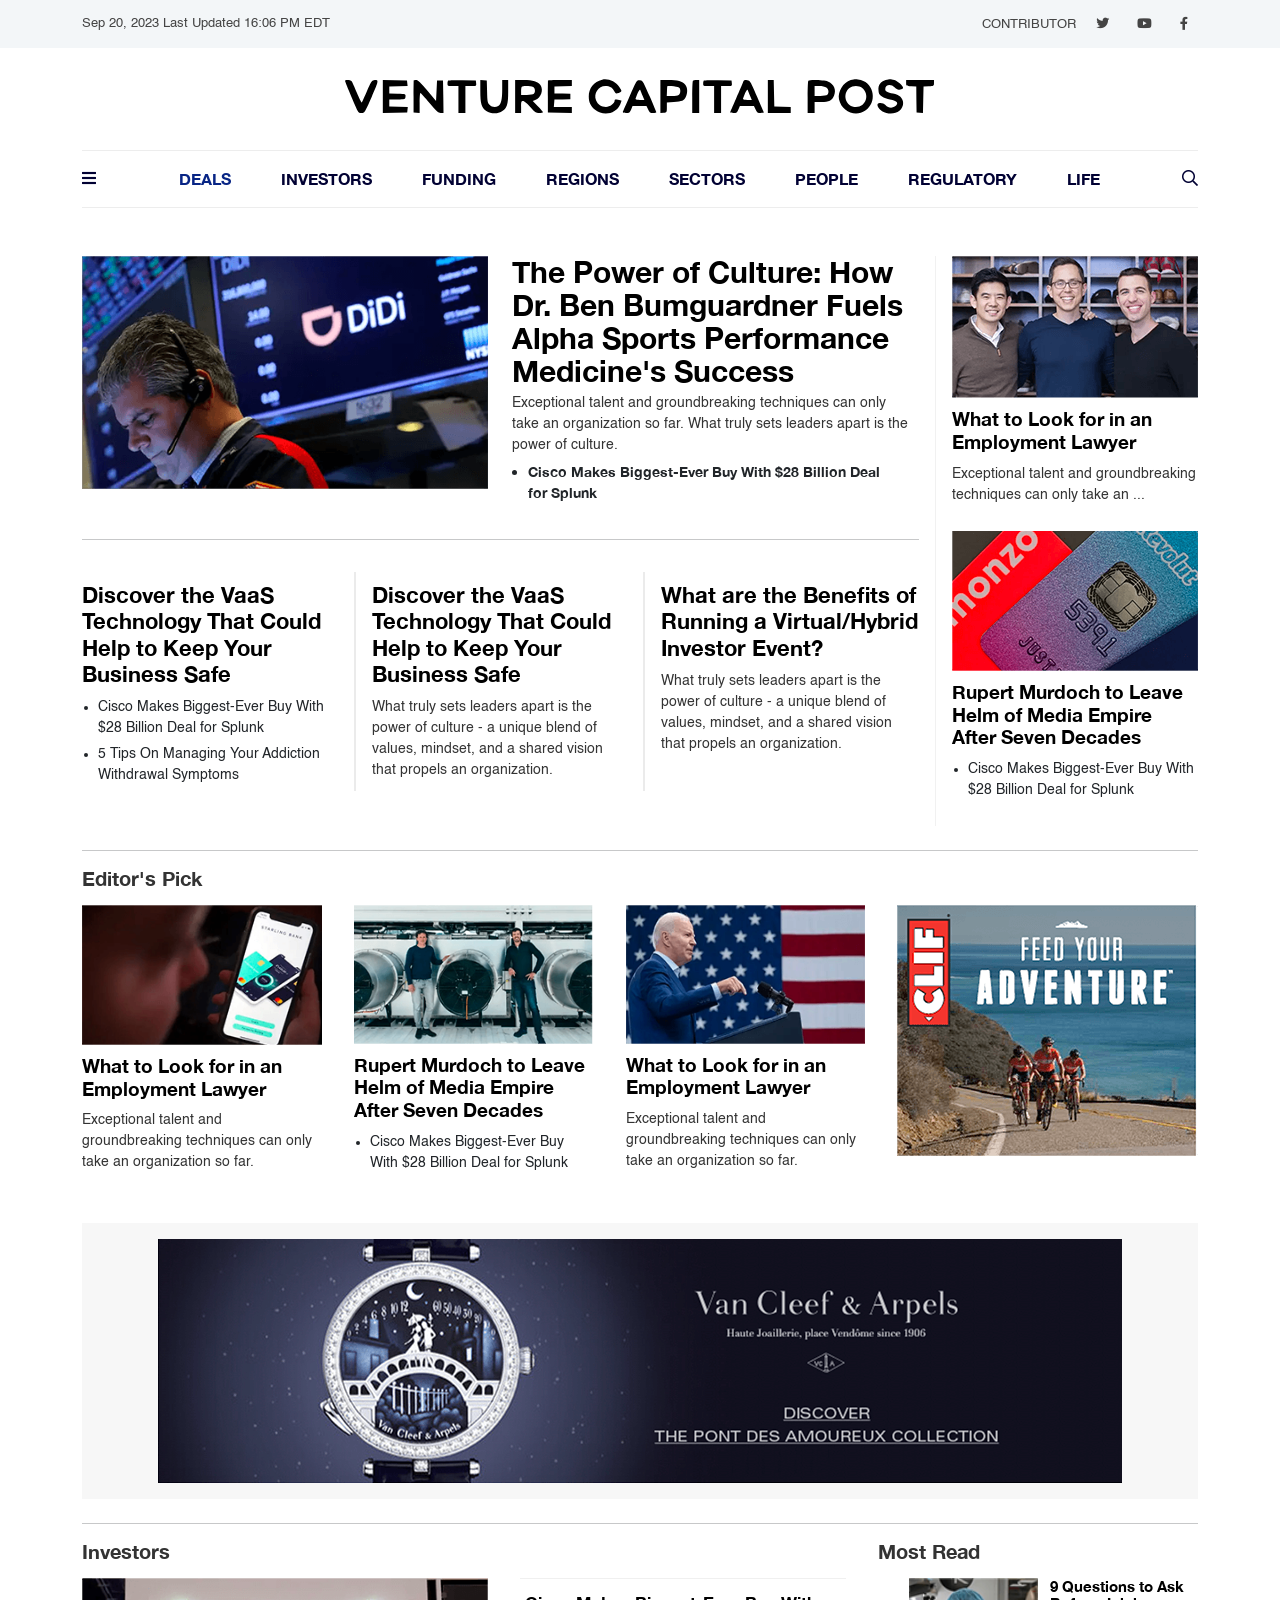
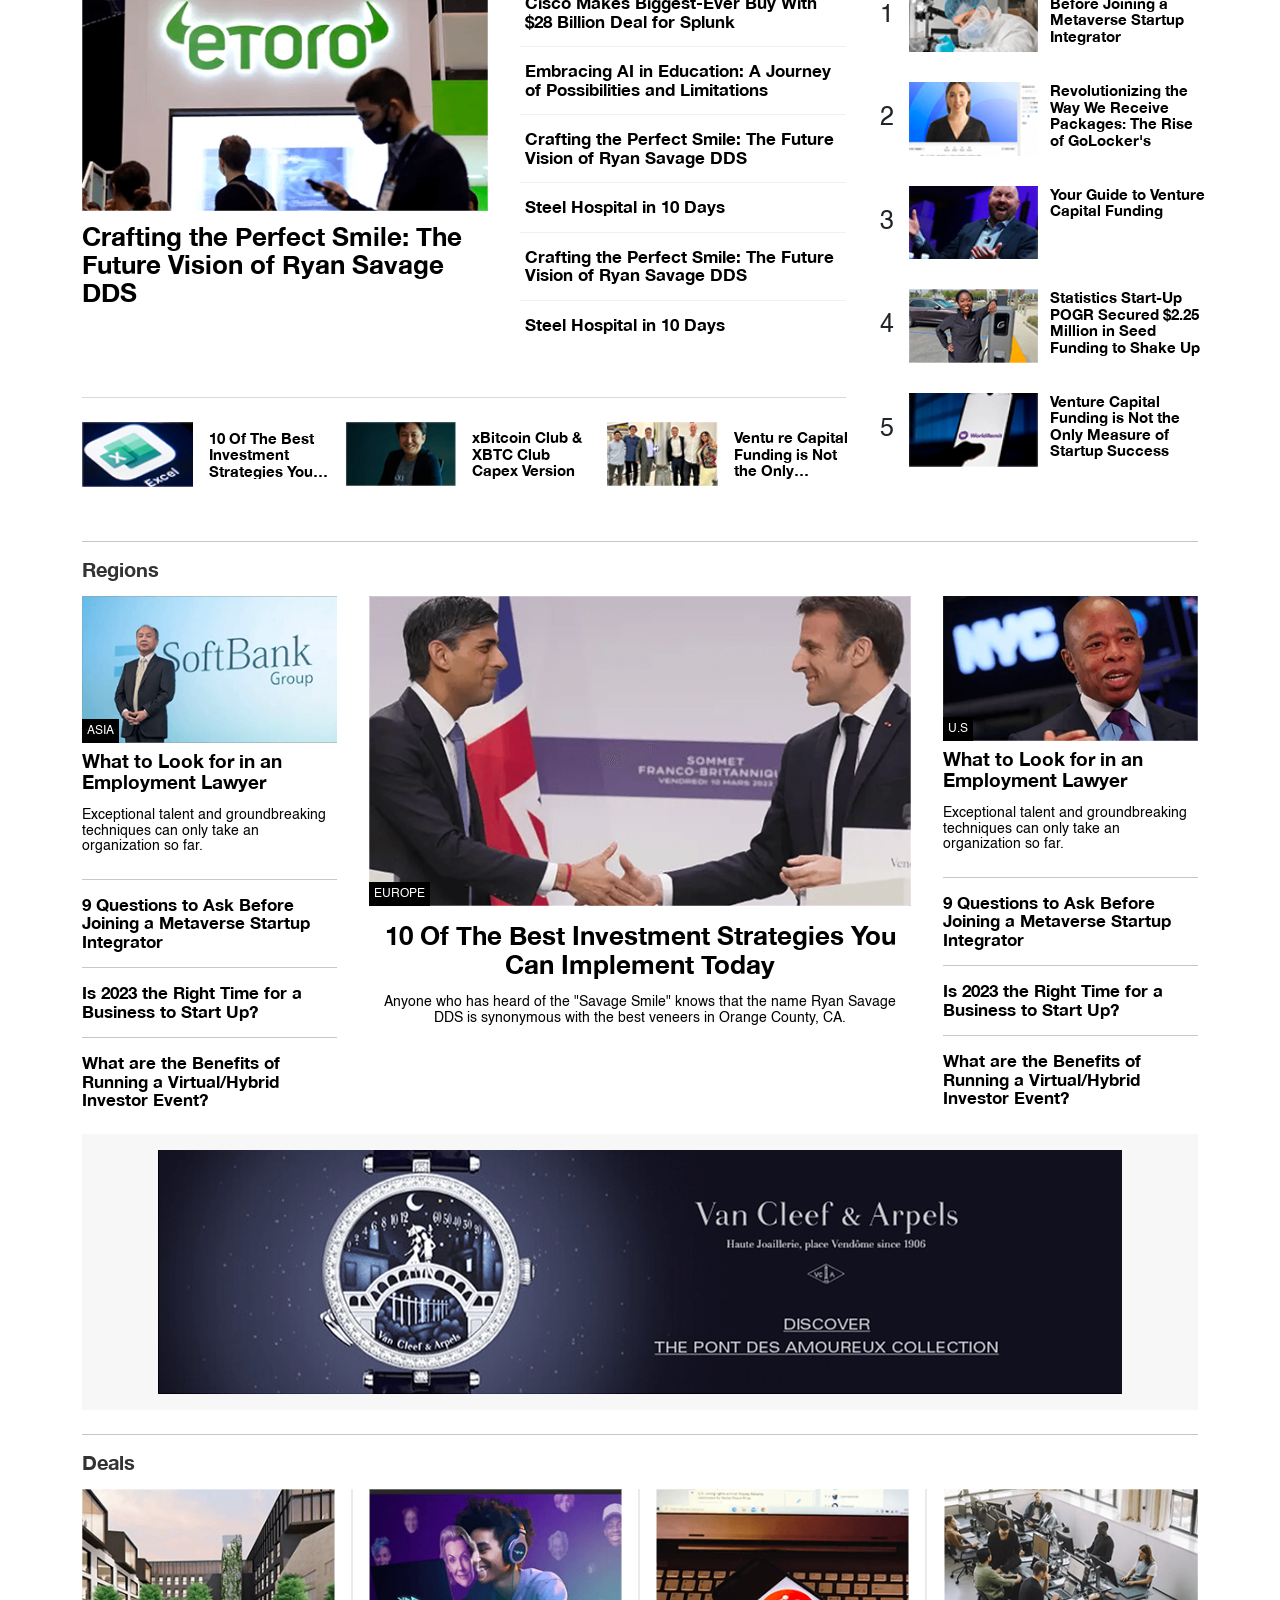
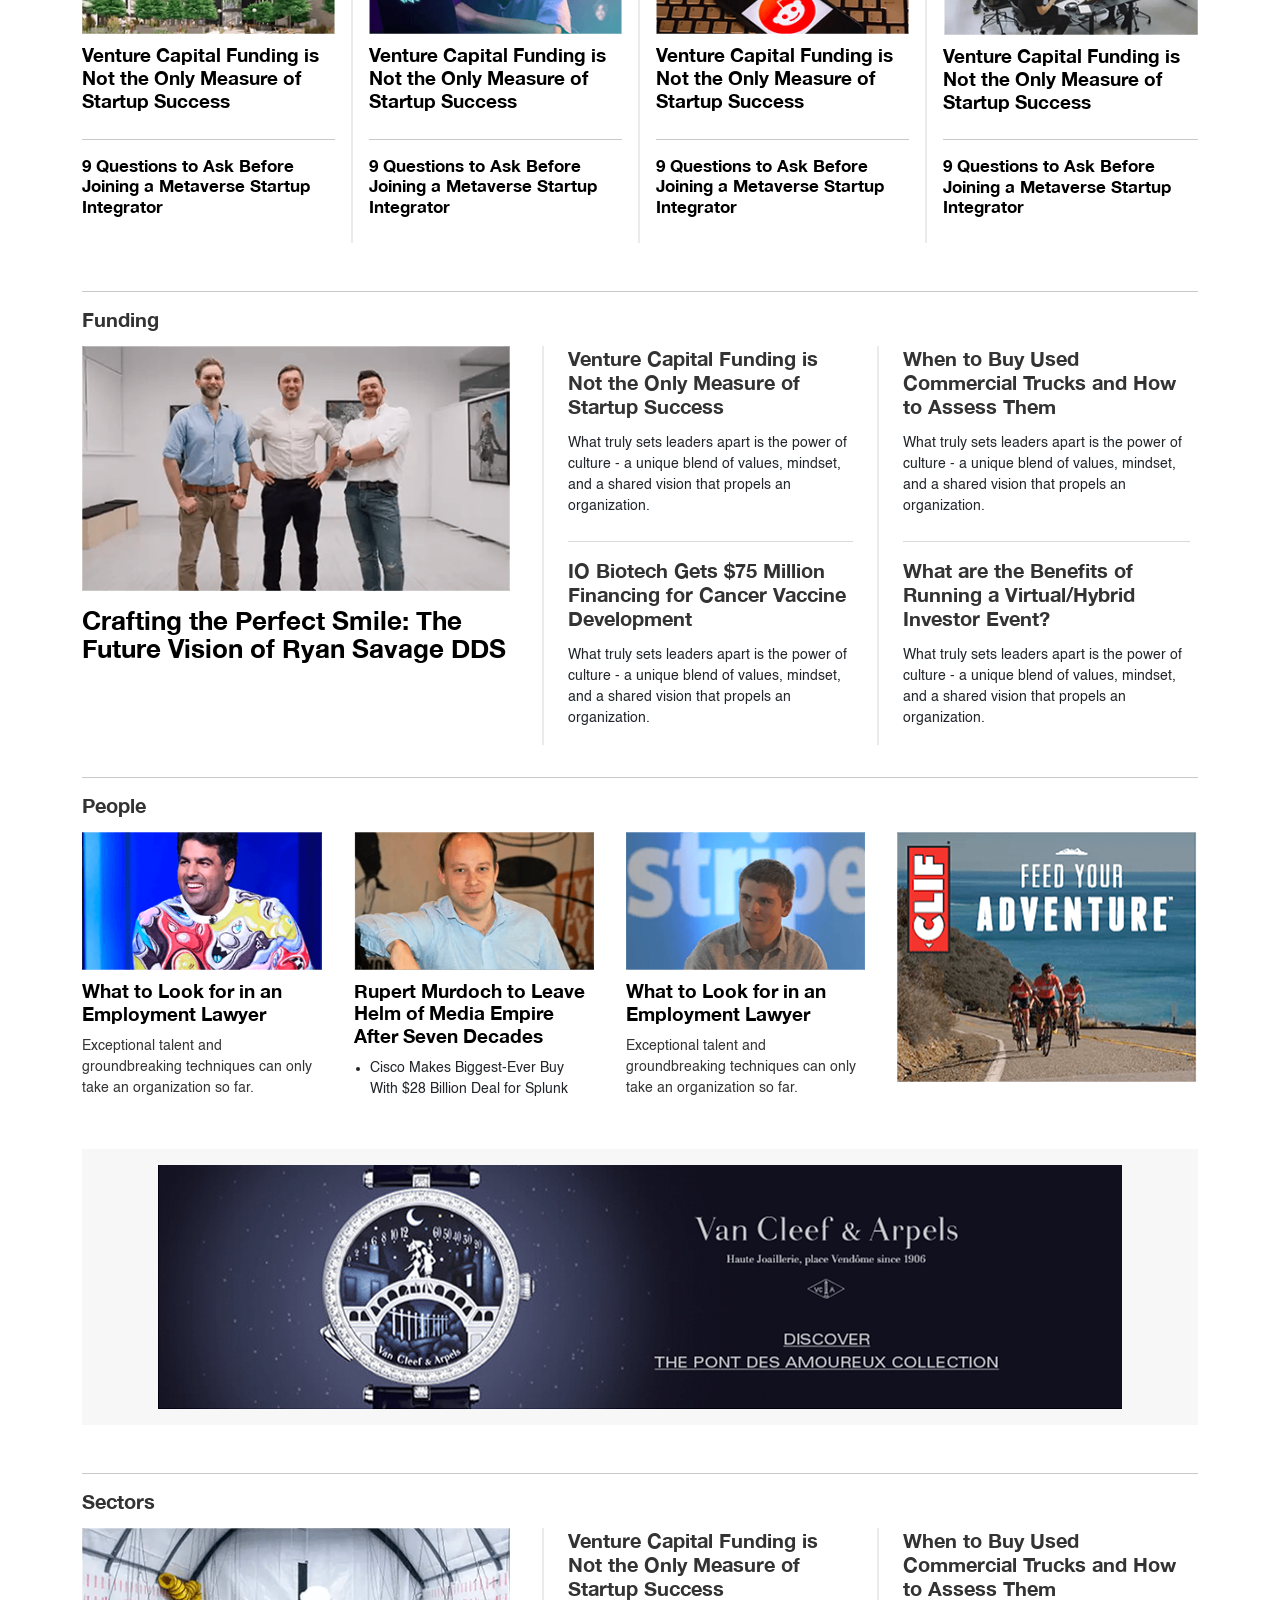
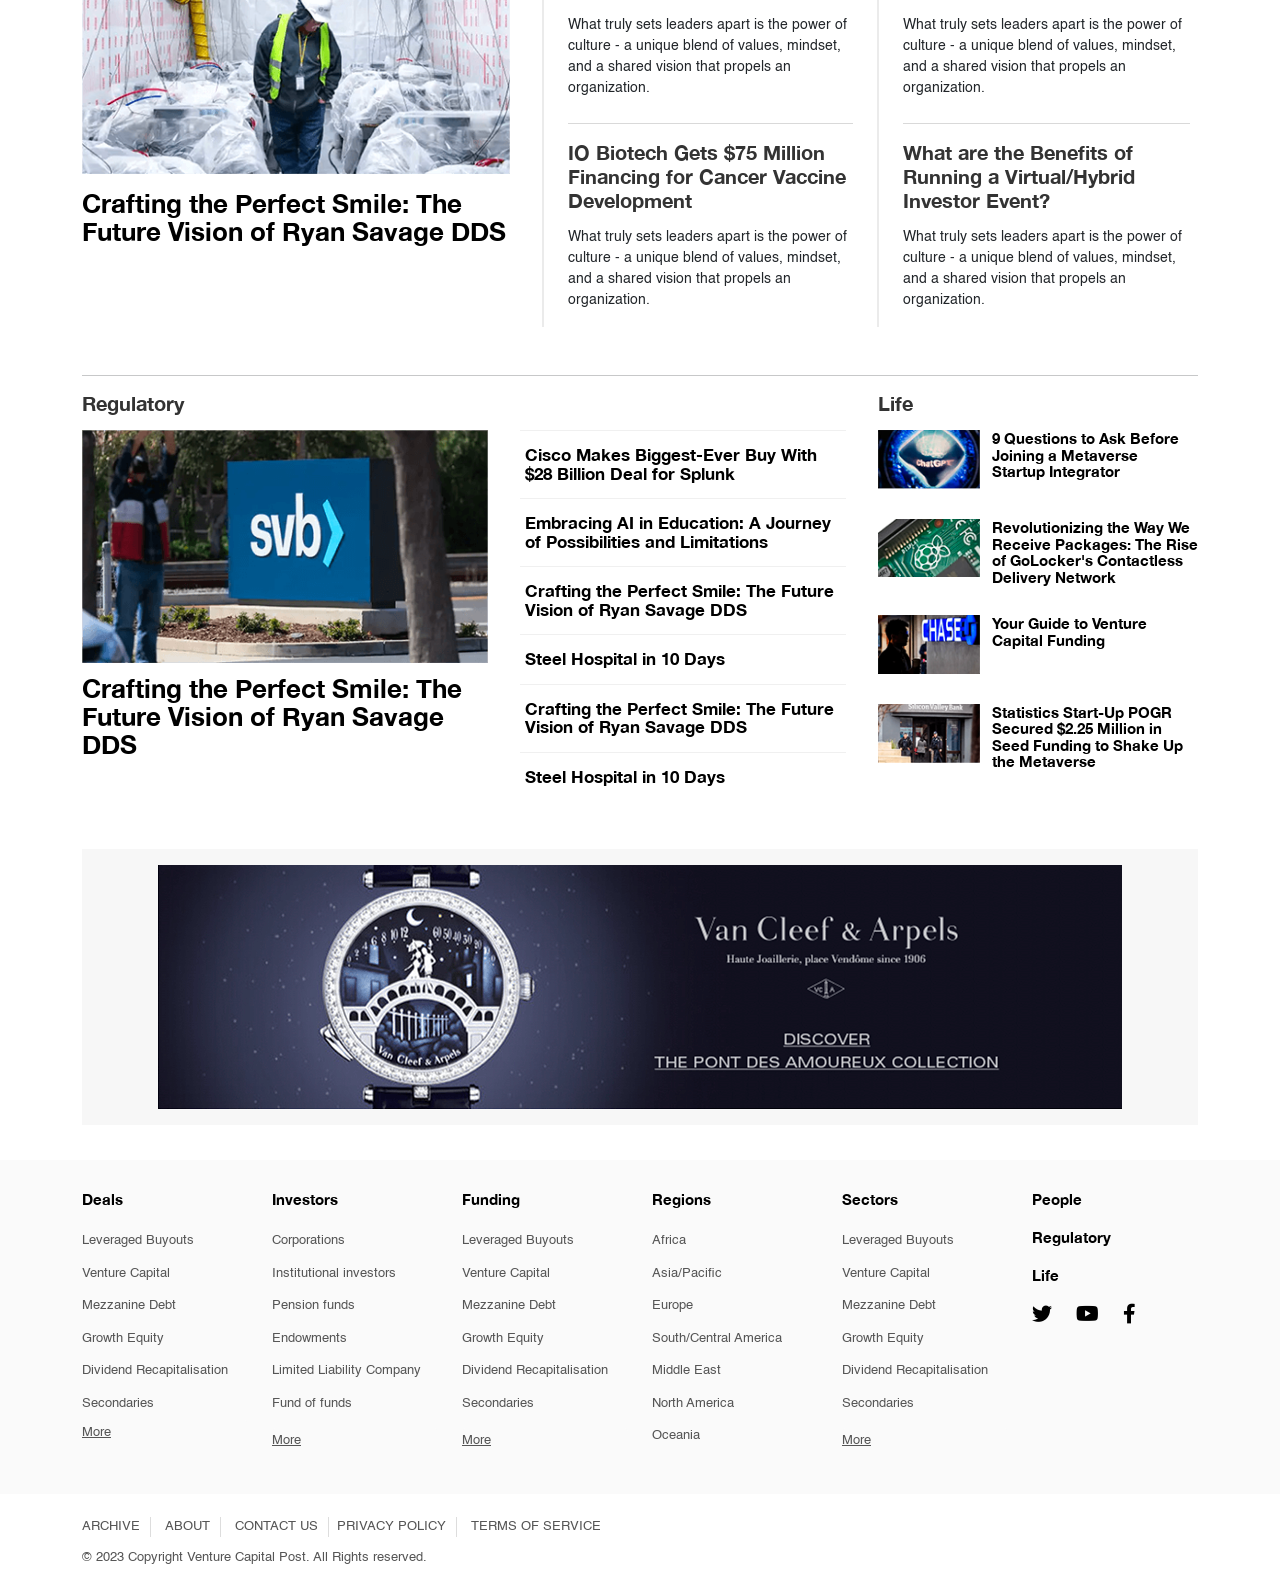
<file: index.html>
<!DOCTYPE html>
<html lang="en">

<head>
  <meta charset="UTF-8">
  <meta name="viewport" content="width=device-width, initial-scale=1.0">
  <meta http-equiv="X-UA-Compatible" content="ie=edge">
  <title>Venture Capital Post</title>
  <link rel='shortcut icon' href='assets/images/fav.png' type='image/x-icon'>
  <link rel="stylesheet" href="assets/vendor/fontawesome/css/all.min.css">
  <link rel="stylesheet" href="assets/vendor/bootstrap/css/bootstrap.min.css">
  <link rel="stylesheet" href="assets/css/style.css">
</head>

<body>
  <!-- === header section start === -->
  <header>
    <div class="top-navigation d-none d-md-block">
      <div class="container">
        <div class="date-link d-flex align-items-center justify-content-between">
          <p>Sep 20, 2023 <span class="d-none d-md-inline-block">Last Updated
              16:06 PM EDT</span>
          </p>

          <ul class="p-0 d-flex">
            <li><a href="#">CONTRIBUTOR</a></li>
            <li><a href="#"><i class="fab icon-s fa-twitter"></i></a></li>
            <li class="mx-2"><a href="#"><i class="fab icon-s fa-youtube"></i></a></li>
            <li><a href="#"><i class="fab icon-s fa-facebook-f"></i></a></li>
          </ul>
        </div>
      </div>
    </div>

    <div class="bottom-navigation">
      <div class="container">
        <div class="d-flex align-items-center justify-content-between justify-content-md-center">
          <div class="d-md-none">
            <a href="#sideNav" class="nav-link m-0 p-0" data-bs-toggle="offcanvas" role="button"><i
                class="fas fa-bars"></i></a>
          </div>
          <div class="text-center logo-wrap">
            <a class="navbar-brand" href="index.html">
              <img src="assets/images/b-logo.svg" alt="logo" class="img-fluid">
            </a>
          </div>
          <div class="d-md-none">
            <button data-bs-toggle="modal" data-bs-target="#searchModel" class="nav-link m-0">
              <i class="far fa-search"></i>
            </button>
          </div>
        </div>
      </div>

      <div class="container d-none d-md-block">
        <div class="d-flex horizon-nav justify-content-between align-items-center">
          <div class="pe-2">
            <a href="#sideNav" class="nav-link m-0 p-0" data-bs-toggle="offcanvas" role="button"><i
                class="fas fa-bars"></i></a>
          </div>

          <div class="bottom-navigation">
            <nav class="d-flex link-wrapper align-items-center justify-content-lg-center">
              <a href="#" class="nav-link ps-0 active">Deals</a>
              <a href="#" class="nav-link">Investors</a>
              <a href="#" class="nav-link">Funding</a>
              <a href="#" class="nav-link">Regions</a>
              <a href="#" class="nav-link">Sectors</a>
              <a href="#" class="nav-link">People</a>
              <a href="#" class="nav-link">Regulatory</a>
              <a href="#" class="nav-link">LIFE</a>
            </nav>
          </div>

          <div class="ps-2">
            <button data-bs-toggle="modal" data-bs-target="#searchModel" class="nav-link m-0">
              <i class="far fa-search"></i>
            </button>
          </div>
        </div>
      </div>
    </div>

    <!-- === sideNav start === -->
    <div class="offcanvas offcanvas-start side-nav" tabindex="-1" id="sideNav">
      <div class="offcanvas-header p-4">
        <a class="navbar-brand" href="index.html">
          <img src="assets/images/logo.png" alt="logo" class="img-fluid">
        </a>
        <button type="button" class="btn-close" data-bs-dismiss="offcanvas" aria-label="Close"></button>
      </div>
      <div class="offcanvas-body p-4 pt-0">
        <nav class="main-nav">
          <ul class="ps-0">
            <li><a href="#" class="nav-link">Deals</a></li>
            <li><a href="#" class="nav-link">Investors</a></li>
            <li><a href="#" class="nav-link">Funding</a></li>
            <li><a href="#" class="nav-link">Regions</a></li>
            <li><a href="#" class="nav-link">Sectors</a></li>
            <li><a href="#" class="nav-link">People</a></li>
            <li><a href="#" class="nav-link">Regulatory</a></li>
            <li><a href="#" class="nav-link">LIFE</a></li>
          </ul>
        </nav>
      </div>
      <div class="offcanvas-footer border-top p-4">
        <p class="copyright">
          © 2023 Copyright Venture Capital Post. All Rights reserved.
        </p>
      </div>
    </div>
    <!-- ===//end of sideNav ===-->

    <!-- === searchModel start === -->
    <div class="modal fade search-modal" id="searchModel" tabindex="-1" aria-labelledby="exampleModalLabel"
      aria-hidden="true">
      <div class="modal-dialog modal-lg">
        <div class="modal-content">
          <div class="modal-header px-4">
            <h1 class="modal-title fs-5" id="exampleModalLabel">
              Search Here
            </h1>
            <button type="button" class="btn-close" data-bs-dismiss="modal" aria-label="Close"></button>
          </div>
          <div class="modal-body p-4">
            <form action="#" class="d-flex">
              <input type="text" class="form-control form-control-lg" placeholder="enter your search text">
              <button type="submit" class="btn btn-lg btn-dark search-btn ms-2">
                Search
              </button>
            </form>
          </div>
        </div>
      </div>
    </div>
    <!-- ===//end of searchModel === -->
  </header>
  <!-- ===//end of header section === -->

  <!-- === main section start === -->
  <main class="main-contents-home pt-3 pt-lg-5">
    <div class="container">
      <div class="content-wrapper">
        <div class="left-content">
          <div class="card-big">
            <div class="row gy-3">
              <div class="col-xl-6">
                <img src="assets/images/didi.png" alt="didi" class="img-fluid w-100">
              </div>
              <div class="col-xl-6 pe-xl-3">
                <a href="#">
                  <h2 class="header">The Power of Culture: How Dr. Ben Bumguardner Fuels Alpha Sports Performance
                    Medicine's Success</h2>
                </a>
                <p class="paragraph">Exceptional talent and groundbreaking techniques can only take an organization so
                  far. What truly
                  sets leaders apart is the power of culture.</p>
                <ul class="ps-3">
                  <li>Cisco Makes Biggest-Ever Buy With $28 Billion Deal <br class="d-none d-xl-block"> for Splunk
                  </li>
                </ul>
              </div>
            </div>
          </div>

          <hr class="c-hr">

          <!--  -->
          <div class="row gy-3 custom-gutter pt-3">
            <div class="col-md-4 bor-right">
              <div class="card-lg">
                <a href="#">
                  <h2 class="header">Discover the VaaS Technology That Could Help to Keep Your Business Safe</h2>
                </a>
                <ul class="ps-3">
                  <li>Cisco Makes Biggest-Ever Buy With $28 Billion Deal for Splunk </li>
                  <li>5 Tips On Managing Your Addiction Withdrawal Symptoms</li>
                </ul>
              </div>
            </div>
            <div class="col-md-4 bor-right">
              <div class="card-lg">
                <a href="#">
                  <h2 class="header">Discover the VaaS Technology That Could Help to Keep Your Business Safe</h2>
                </a>
                <p class="paragraph">What truly sets leaders apart is the power of culture - a unique blend of values,
                  mindset, and a shared vision that propels an organization. </p>
              </div>
            </div>
            <div class="col-md-4">
              <div class="card-lg">
                <a href="#">
                  <h2 class="header">What are the Benefits of Running a Virtual/Hybrid Investor Event?</h2>
                </a>
                <p class="paragraph">What truly sets leaders apart is the power of culture - a unique blend of values,
                  mindset, and a shared vision that propels an organization. </p>
              </div>
            </div>
          </div>

        </div>
        <div class="sidebar pt-3 pt-lg-0">
          <div class="row">
            <div class="col-md-6 col-lg-12">
              <div class="card-medium">
                <img src="assets/images/top-mini-1.png" alt="image" class="img-fluid w-100">
                <a href="#">
                  <h2 class="header">What to Look for in an Employment Lawyer</h2>
                </a>
                <p class="paragraph">Exceptional talent and groundbreaking techniques can only take an ...</p>
              </div>
            </div>
            <div class="col-md-6 col-lg-12">
              <div class="card-medium">
                <img src="assets/images/top-mini-2.png" alt="image" class="img-fluid w-100">
                <a href="#">
                  <h2 class="header">Rupert Murdoch to Leave Helm of Media Empire After Seven Decades</h2>
                </a>
                <ul class="ps-3">
                  <li>Cisco Makes Biggest-Ever Buy With $28 Billion Deal for Splunk
                  </li>
                </ul>
              </div>
            </div>
          </div>
        </div>
      </div>

      <hr class="mt-4 mb-0">

      <!-- Editors-PicK -->
      <div class="Editors-PicK">
        <h4 class="section-title">Editor's Pick</h4>
        <div class="content-wrapper-n">
          <div class="left-content border-0">
            <div class="row gy-3 custom-gutter">
              <div class="col-md-4">
                <div class="card-medium">
                  <img src="assets/images/mobile.png" alt="s" class="img-fluid w-100">
                  <a href="#">
                    <h2 class="header">What to Look for in an Employment Lawyer</h2>
                  </a>
                  <p class="paragraph">Exceptional talent and groundbreaking techniques can only take an organization so
                    far. </p>
                </div>
              </div>
              <div class="col-md-4">
                <div class="card-medium">
                  <img src="assets/images/gas-sylinder.png" alt="s" class="img-fluid w-100">

                  <a href="#">
                    <h2 class="header">Rupert Murdoch to Leave Helm of Media Empire After Seven Decades</h2>
                  </a>
                  <ul class="ps-3">
                    <li>Cisco Makes Biggest-Ever Buy With $28 Billion Deal for Splunk
                    </li>
                  </ul>
                </div>
              </div>
              <div class="col-md-4">
                <div class="card-medium">
                  <img src="assets/images/usa.png" alt="s" class="img-fluid w-100">

                  <a href="#">
                    <h2 class="header">What to Look for in an Employment Lawyer</h2>
                  </a>
                  <p class="paragraph">Exceptional talent and groundbreaking techniques can only take an organization so
                    far. </p>
                </div>
              </div>

            </div>
          </div>
          <div class="sidebar">
            <div class="text-center">
              <img src="assets/images/add1.png" alt="" class="img-fluid">
            </div>
          </div>
        </div>
      </div>

      <!-- advertisement -->
      <div class="py-3 my-4" style="background: #f7f7f7;">
        <div class="mx-auto text-center" style="max-width: 970px;">
          <img src="assets/images/add-wide.png" alt="add-sam" class="img-fluid">
        </div>
      </div>
      <hr class="mb-0">

      <!-- Investors -->
      <div class="Investors">
        <div class="content-wrapper-x">
          <div class="left-content border-0">
            <h4 class="section-title">Investors</h4>
            <div class="row gy-3 custom-gutter">
              <div class="col-md-55">
                <img src="assets/images/etoro.png" alt="ETORO" class="w-100 img-fluid mb-2">
                <a href="#">
                  <h2 class="heading-medium pt-1">Crafting the Perfect Smile: The Future Vision of Ryan Savage DDS</h2>
                </a>
              </div>
              <div class="col-md-45">
                <div class="small-heading-card">
                  <a href="#">
                    <h3 class="heading">Cisco Makes Biggest-Ever Buy With $28 Billion Deal for Splunk
                    </h3>
                  </a>
                </div>
                <div class="small-heading-card">
                  <a href="#">
                    <h3 class="heading">Embracing AI in Education: A Journey of Possibilities and Limitations</h3>
                  </a>
                </div>
                <div class="small-heading-card">
                  <a href="#">
                    <h3 class="heading">Crafting the Perfect Smile: The Future Vision of Ryan Savage DDS</h3>
                  </a>
                </div>
                <div class="small-heading-card">
                  <a href="#">
                    <h3 class="heading">Steel Hospital in 10 Days</h3>
                  </a>
                </div>
                <div class="small-heading-card">
                  <a href="#">
                    <h3 class="heading">Crafting the Perfect Smile: The Future Vision of Ryan Savage DDS</h3>
                  </a>
                </div>
                <div class="small-heading-card">
                  <a href="#">
                    <h3 class="heading">Steel Hospital in 10 Days</h3>
                  </a>
                </div>
              </div>
            </div>

            <div class="chr my-5 mb-4"></div>
            <!--  -->
            <div class="row gx-md-4">
              <div class="col-md-4">
                <div class="numbered-card">
                  <div class="row gx-3 align-items-center">
                    <div class="col-6">
                      <img src="assets/images/excel.png" alt="e" class="img-fluid w-100">
                    </div>
                    <div class="col-6 pe-xl-0">
                      <a href="#">
                        <p class="para line-clamp-3">10 Of The Best Investment Strategies You...
                          Can Implement Today</p>
                      </a>
                    </div>
                  </div>
                </div>
              </div>
              <div class="col-md-4">
                <div class="numbered-card">
                  <div class="row gx-3 align-items-center">
                    <div class="col-6">
                      <img src="assets/images/man-smile.png" alt="e" class="img-fluid w-100">
                    </div>
                    <div class="col-6 pe-xl-0">
                      <a href="#">
                        <p class="para line-clamp-3">xBitcoin Club & XBTC Club Capex Version</p>
                      </a>
                    </div>
                  </div>
                </div>
              </div>
              <div class="col-md-4">
                <div class="numbered-card">
                  <div class="row gx-3 align-items-center">
                    <div class="col-6">
                      <img src="assets/images/team.png" alt="e" class="img-fluid w-100">
                    </div>
                    <div class="col-6 pe-xl-0">
                      <a href="#">
                        <p class="para line-clamp-3">Ventu re Capital Funding is Not the Only Measure of...
                          Startup Success</p>
                      </a>
                    </div>
                  </div>
                </div>
              </div>
            </div>
          </div>

          <div class="sidebar">
            <h4 class="section-title">Most Read</h4>

            <div class="numbered-card">
              <div class="row">
                <div class="col-6">
                  <div class="row">
                    <div class="col-3 d-flex align-items-center justify-content-center">
                      <p class="number">1</p>
                    </div>
                    <div class="col-9 px-0">
                      <img src="assets/images/ot.png" alt="e" class="img-fluid w-100">
                    </div>
                  </div>
                </div>
                <div class="col-6 pe-xl-0">
                  <a href="#">
                    <p class="para">9 Questions to Ask Before Joining a Metaverse Startup Integrator</p>
                  </a>
                </div>
              </div>
            </div>
            <div class="numbered-card">
              <div class="row">
                <div class="col-6">
                  <div class="row">
                    <div class="col-3 d-flex align-items-center justify-content-center">
                      <p class="number">2</p>
                    </div>
                    <div class="col-9 px-0">
                      <img src="assets/images/news.png" alt="e" class="img-fluid w-100">
                    </div>
                  </div>
                </div>
                <div class="col-6 pe-xl-0">
                  <a href="#">
                    <p class="para">Revolutionizing the Way We Receive Packages: The Rise of GoLocker's</p>
                  </a>
                </div>
              </div>
            </div>
            <div class="numbered-card">
              <div class="row">
                <div class="col-6">
                  <div class="row">
                    <div class="col-3 d-flex align-items-center justify-content-center">
                      <p class="number">3</p>
                    </div>
                    <div class="col-9 px-0">
                      <img src="assets/images/presenter.png" alt="e" class="img-fluid w-100">
                    </div>
                  </div>
                </div>
                <div class="col-6 pe-xl-0">
                  <a href="#">
                    <p class="para">
                      Your Guide to Venture Capital Funding
                    </p>
                  </a>
                </div>
              </div>
            </div>
            <div class="numbered-card">
              <div class="row">
                <div class="col-6">
                  <div class="row">
                    <div class="col-3 d-flex align-items-center justify-content-center">
                      <p class="number">4</p>
                    </div>
                    <div class="col-9 px-0">
                      <img src="assets/images/wo.png" alt="e" class="img-fluid w-100">
                    </div>
                  </div>
                </div>
                <div class="col-6 pe-xl-0">
                  <a href="#">
                    <p class="para">
                      Statistics Start-Up POGR Secured $2.25 Million in Seed Funding to Shake Up
                    </p>
                  </a>
                </div>
              </div>
            </div>
            <div class="numbered-card">
              <div class="row">
                <div class="col-6">
                  <div class="row">
                    <div class="col-3 d-flex align-items-center justify-content-center">
                      <p class="number">5</p>
                    </div>
                    <div class="col-9 px-0">
                      <img src="assets/images/mob-2.png" alt="e" class="img-fluid w-100">
                    </div>
                  </div>
                </div>
                <div class="col-6 pe-xl-0">
                  <a href="#">
                    <p class="para">Venture Capital Funding is Not the Only Measure of Startup Success</p>
                  </a>
                </div>
              </div>
            </div>
          </div>
        </div>
      </div>

      <hr class="mt-4 mb-0">
      <!-- regions -->
      <div class="regions">
        <h3 class="section-title">Regions</h3>
        <div class="row gy-4 custom-gutter">
          <div class="col-md-6 col-lg-3 order-2 order-lg-1">
            <div class="regions-card">
              <div class="image">
                <img src="assets/images/bank.png" alt="s" class="img-fluid w-100">
                <span>ASIA</span>
              </div>

              <a href="#">
                <h2 class="mid-header pt-2 pb-3">What to Look for in an Employment Lawyer</h2>
              </a>
              <p class="para pb-2">
                Exceptional talent and groundbreaking techniques can only take an organization so far.
              </p>

              <hr>
              <a href="#">
                <h3 class="small-header">9 Questions to Ask Before Joining a Metaverse Startup Integrator</h3>
              </a>
              <hr>
              <a href="#">
                <h3 class="small-header">Is 2023 the Right Time for a Business to Start Up?</h3>
              </a>
              <hr>
              <a href="#">
                <h3 class="small-header">What are the Benefits of Running a Virtual/Hybrid Investor Event?</h3>
              </a>

            </div>
          </div>
          <div class="col-lg-6 order-1 order-lg-2">
            <div class="regions-card">
              <div class="image">
                <img src="assets/images/handshake.png" alt="image" class="img-fluid w-100 w-100">
                <span>EUROPE</span>
              </div>
              <a href="#">
                <p class="big-header py-3 text-center">10 Of The Best Investment Strategies You Can Implement Today</p>
              </a>
              <p class="para text-center">Anyone who has heard of the "Savage Smile" knows that the name Ryan Savage
                DDS is synonymous with the best veneers in Orange County, CA.</p>
            </div>
          </div>
          <div class="col-md-6 col-lg-3 order-3">
            <div class="regions-card">
              <div class="image">
                <img src="assets/images/nyc.png" alt="s" class="img-fluid w-100">
                <span>U.S</span>
              </div>

              <a href="#">
                <h2 class="mid-header pt-2 pb-3">What to Look for in an Employment Lawyer</h2>
              </a>
              <p class="para pb-2">
                Exceptional talent and groundbreaking techniques can only take an organization so far.
              </p>

              <hr>
              <a href="#">
                <h3 class="small-header">9 Questions to Ask Before Joining a Metaverse Startup Integrator</h3>
              </a>
              <hr>
              <a href="#">
                <h3 class="small-header">Is 2023 the Right Time for a Business to Start Up?</h3>
              </a>
              <hr>
              <a href="#">
                <h3 class="small-header">What are the Benefits of Running a Virtual/Hybrid Investor Event?</h3>
              </a>

            </div>
          </div>
        </div>
      </div>

      <!-- advertisement -->
      <div class="my-3 my-xl-4" style="background: #f7f7f7;">
        <div class="mx-auto py-3 text-center" style="max-width: 970px;">
          <img src="assets/images/add-wide.png" alt="add-sam" class="img-fluid">
        </div>
      </div>

      <hr class=" mb-0">
      <!-- Deals  -->
      <div class="Deals">
        <h4 class="section-title">Deals</h4>
        <div class="row gy-3 custom-gutter">
          <div class="col-md-6 col-lg-3 bor-right">
            <div class="card-medium">
              <img src="assets/images/d1.png" alt="s" class="img-fluid w-100">
              <a href="#">
                <h2 class="header">Venture Capital Funding is Not the Only Measure of Startup Success</h2>
              </a>
              <hr>
              <a href="#">
                <h2 class="heading-small">9 Questions to Ask Before Joining a Metaverse Startup Integrator</h2>
              </a>
            </div>
          </div>
          <div class="col-md-6 col-lg-3 bor-right">
            <div class="card-medium">
              <img src="assets/images/d2.png" alt="s" class="img-fluid w-100">
              <a href="#">
                <h2 class="header">Venture Capital Funding is Not the Only Measure of Startup Success</h2>
              </a>
              <hr>
              <a href="#">
                <h2 class="heading-small">9 Questions to Ask Before Joining a Metaverse Startup Integrator</h2>
              </a>
            </div>
          </div>
          <div class="col-md-6 col-lg-3 bor-right">
            <div class="card-medium">
              <img src="assets/images/d3.png" alt="s" class="img-fluid w-100">
              <a href="#">
                <h2 class="header">Venture Capital Funding is Not the Only Measure of Startup Success</h2>
              </a>
              <hr>
              <a href="#">
                <h2 class="heading-small">9 Questions to Ask Before Joining a Metaverse Startup Integrator</h2>
              </a>
            </div>
          </div>
          <div class="col-md-6 col-lg-3">
            <div class="card-medium">
              <img src="assets/images/d4.png" alt="s" class="img-fluid w-100">
              <a href="#">
                <h2 class="header">Venture Capital Funding is Not the Only Measure of Startup Success</h2>
              </a>
              <hr>
              <a href="#">
                <h2 class="heading-small">9 Questions to Ask Before Joining a Metaverse Startup Integrator</h2>
              </a>
            </div>
          </div>
        </div>
      </div>

      <hr class="mt-5 mb-0">
      <!-- Funding -->
      <div class="funding ">
        <h4 class="section-title">Funding</h4>
        <div class="row custom-gutter">
          <div class="col-lg-5 pe-xl-4 bor-right">
            <div class="pe-xl-2">
              <img src="assets/images/mens.png" alt="d" class="img-fluid w-100">
              <a href="#">
                <h2 class="heading-medium py-3">Crafting the Perfect Smile: The Future Vision of Ryan Savage DDS</h2>
              </a>
            </div>
          </div>

          <div class="col-lg-7">
            <div class="row custom-gutter">
              <div class="col-md-6 px-xl-4 bor-right">
                <div class="n-card pb-2">
                  <a href="#">
                    <h2 class="section-title pt-0">
                      Venture Capital Funding is Not the Only Measure of Startup Success
                    </h2>
                  </a>
                  <p class="para">What truly sets leaders apart is the power of culture - a unique blend of values,
                    mindset,
                    and a shared vision that propels an organization. </p>
                </div>
                <div class="chr my-3"></div>
                <div class="n-card pb-3">
                  <a href="#">
                    <h2 class="section-title pt-0">
                      IO Biotech Gets $75 Million Financing for Cancer Vaccine Development
                    </h2>
                  </a>
                  <p class="para">
                    What truly sets leaders apart is the power of culture - a unique blend of values, mindset, and a
                    shared
                    vision that propels an organization.
                  </p>
                </div>
              </div>

              <div class="col-md-6 px-xl-4">
                <div class="n-card pb-2">
                  <a href="#">
                    <h2 class="section-title pt-0">
                      When to Buy Used <br class="d-none d-xl-inline-block"> Commercial Trucks and How to Assess Them
                    </h2>
                  </a>
                  <p class="para">
                    What truly sets leaders apart is the power of culture - a unique blend of values, mindset, and a
                    shared
                    vision that propels an organization.
                  </p>
                </div>
                <div class="chr my-3"></div>

                <div class="n-card pb-3">
                  <a href="#">
                    <h2 class="section-title pt-0">
                      What are the Benefits of Running a Virtual/Hybrid Investor Event?
                    </h2>
                  </a>
                  <p class="para">
                    What truly sets leaders apart is the power of culture - a unique blend of values, mindset, and a
                    shared
                    vision that propels an organization.
                  </p>
                </div>
              </div>
            </div>
          </div>
        </div>
      </div>
      <div class="pt-2"></div>
      <hr class="mt-4 mb-0">

      <!-- People -->
      <div class="People">
        <h4 class="section-title">People</h4>
        <div class="content-wrapper-n">
          <div class="left-content border-0">
            <div class="row gy-3 custom-gutter">
              <div class="col-md-4">
                <div class="card-medium">
                  <img src="assets/images/peo2.png" alt="s" class="img-fluid w-100">
                  <a href="#">
                    <h2 class="header">What to Look for in an Employment Lawyer</h2>
                  </a>
                  <p class="paragraph">Exceptional talent and groundbreaking techniques can only take an organization so
                    far. </p>
                </div>
              </div>
              <div class="col-md-4">
                <div class="card-medium">
                  <img src="assets/images/peo3.png" alt="s" class="img-fluid w-100">

                  <a href="#">
                    <h2 class="header">Rupert Murdoch to Leave Helm of Media Empire After Seven Decades</h2>
                  </a>
                  <ul class="ps-3">
                    <li>Cisco Makes Biggest-Ever Buy With $28 Billion Deal for Splunk
                    </li>
                  </ul>
                </div>
              </div>
              <div class="col-md-4">
                <div class="card-medium">
                  <img src="assets/images/peo1.png" alt="s" class="img-fluid w-100">

                  <a href="#">
                    <h2 class="header">What to Look for in an Employment Lawyer</h2>
                  </a>
                  <p class="paragraph">Exceptional talent and groundbreaking techniques can only take an organization so
                    far. </p>
                </div>
              </div>

            </div>
          </div>
          <div class="sidebar">
            <div class="text-center">
              <img src="assets/images/add1.png" alt="" class="img-fluid">
            </div>
          </div>
        </div>
      </div>

      <!-- advertisement -->
      <div class="my-3 my-xl-4" style="background: #f7f7f7;">
        <div class="mx-auto py-3 text-center" style="max-width: 970px;">
          <img src="assets/images/add-wide.png" alt="add-sam" class="img-fluid">
        </div>
      </div>

      <hr class="mt-5 mb-0">
      <!-- Sectors -->
      <div class="Sectors">
        <h4 class="section-title">Sectors</h4>

        <div class="row custom-gutter">
          <div class="col-lg-5 pe-xl-4 bor-right">
            <div class="pe-xl-2">
              <img src="assets/images/Sectors.png" alt="d" class="img-fluid w-100">
              <a href="#">
                <h2 class="heading-medium py-3">Crafting the Perfect Smile: The Future Vision of Ryan Savage DDS</h2>
              </a>
            </div>
          </div>

          <div class="col-lg-7">
            <div class="row custom-gutter">
              <div class="col-md-6 px-xl-4 bor-right">
                <div class="n-card pb-2">
                  <a href="#">
                    <h2 class="section-title pt-0">
                      Venture Capital Funding is Not the Only Measure of Startup Success
                    </h2>
                  </a>
                  <p class="para">What truly sets leaders apart is the power of culture - a unique blend of values,
                    mindset,
                    and a shared vision that propels an organization. </p>
                </div>
                <div class="chr my-3"></div>
                <div class="n-card pb-3">
                  <a href="#">
                    <h2 class="section-title pt-0">
                      IO Biotech Gets $75 Million Financing for Cancer Vaccine Development
                    </h2>
                  </a>
                  <p class="para">
                    What truly sets leaders apart is the power of culture - a unique blend of values, mindset, and a
                    shared
                    vision that propels an organization.
                  </p>
                </div>
              </div>

              <div class="col-md-6 px-xl-4">
                <div class="n-card pb-2">
                  <a href="#">
                    <h2 class="section-title pt-0">
                      When to Buy Used <br class="d-none d-xl-inline-block"> Commercial Trucks and How to Assess Them
                    </h2>
                  </a>
                  <p class="para">
                    What truly sets leaders apart is the power of culture - a unique blend of values, mindset, and a
                    shared
                    vision that propels an organization.
                  </p>
                </div>
                <div class="chr my-3"></div>

                <div class="n-card pb-3">
                  <a href="#">
                    <h2 class="section-title pt-0">
                      What are the Benefits of Running a Virtual/Hybrid Investor Event?
                    </h2>
                  </a>
                  <p class="para">
                    What truly sets leaders apart is the power of culture - a unique blend of values, mindset, and a
                    shared
                    vision that propels an organization.
                  </p>
                </div>
              </div>
            </div>
          </div>
        </div>
      </div>

      <hr class="mt-5 mb-0">
      <!-- Regulatory -->
      <div class="Regulatory">
        <div class="content-wrapper-x">
          <div class="left-content border-0">
            <h4 class="section-title">Regulatory</h4>
            <div class="row gy-3 custom-gutter">
              <div class="col-md-55">
                <img src="assets/images/re1.png" alt="ETORO" class="w-100 img-fluid mb-2">
                <a href="#">
                  <h2 class="heading-medium pt-1">Crafting the Perfect Smile: The Future Vision of Ryan Savage DDS
                  </h2>
                </a>
              </div>
              <div class="col-md-45">
                <div class="small-heading-card">
                  <a href="#">
                    <h3 class="heading">Cisco Makes Biggest-Ever Buy With $28 Billion Deal for Splunk
                    </h3>
                  </a>
                </div>
                <div class="small-heading-card">
                  <a href="#">
                    <h3 class="heading">Embracing AI in Education: A Journey of Possibilities and Limitations</h3>
                  </a>
                </div>
                <div class="small-heading-card">
                  <a href="#">
                    <h3 class="heading">Crafting the Perfect Smile: The Future Vision of Ryan Savage DDS</h3>
                  </a>
                </div>
                <div class="small-heading-card">
                  <a href="#">
                    <h3 class="heading">Steel Hospital in 10 Days</h3>
                  </a>
                </div>
                <div class="small-heading-card">
                  <a href="#">
                    <h3 class="heading">Crafting the Perfect Smile: The Future Vision of Ryan Savage DDS</h3>
                  </a>
                </div>
                <div class="small-heading-card">
                  <a href="#">
                    <h3 class="heading">Steel Hospital in 10 Days</h3>
                  </a>
                </div>
              </div>
            </div>
          </div>

          <div class="sidebar">
            <h4 class="section-title">Life</h4>

            <div class="numbered-card">
              <div class="row">
                <div class="col-4 pe-0">
                  <img src="assets/images/re2.png" alt="e" class="img-fluid w-100">
                </div>
                <div class="col-8 pe-4">
                  <a href="#">
                    <p class="para">9 Questions to Ask Before Joining a Metaverse Startup Integrator</p>
                  </a>
                </div>
              </div>
            </div>
            <div class="numbered-card">
              <div class="row">
                <div class="col-4 pe-0">
                  <img src="assets/images/re3.png" alt="e" class="img-fluid w-100">
                </div>
                <div class="col-8 pe-2">
                  <a href="#">
                    <p class="para">
                      Revolutionizing the Way We Receive Packages: The Rise of GoLocker's Contactless Delivery Network
                    </p>
                  </a>
                </div>
              </div>
            </div>
            <div class="numbered-card">
              <div class="row">
                <div class="col-4 pe-0">
                  <img src="assets/images/re5.png" alt="e" class="img-fluid w-100">
                </div>
                <div class="col-8 pe-4">
                  <a href="#">
                    <p class="para">Your Guide to Venture Capital Funding</p>
                  </a>
                </div>
              </div>
            </div>
            <div class="numbered-card">
              <div class="row">
                <div class="col-4 pe-0">
                  <img src="assets/images/re4.png" alt="e" class="img-fluid w-100">
                </div>
                <div class="col-8 pe-4">
                  <a href="#">
                    <p class="para">Statistics Start-Up POGR Secured $2.25 Million in Seed Funding to Shake Up the
                      Metaverse</p>
                  </a>
                </div>
              </div>
            </div>
          </div>

        </div>
      </div>

      <!-- advertisement -->
      <div class="py-3 mt-5" style="background: #f7f7f7;">
        <div class="mx-auto text-center" style="max-width: 970px;">
          <img src="assets/images/add-wide.png" alt="add-sam" class="img-fluid">
        </div>
      </div>
    </div>
  </main>
  <!-- ===//end of  section === -->

  <!-- === footer section start === -->
  <footer class="footer">
    <div class="footer-top">
      <div class="container">
        <div class="row gy-5">
          <div class="col-6 col-md-4 col-xl-2">
            <h3 class="link-header">Deals</h3>
            <ul class="p-0">
              <li><a href="#" class="nav-link-t">Leveraged Buyouts</a></li>
              <li><a href="#" class="nav-link-t">Venture Capital</a></li>
              <li><a href="#" class="nav-link-t">Mezzanine Debt</a></li>
              <li><a href="#" class="nav-link-t">Growth Equity</a></li>
              <li><a href="#" class="nav-link-t">Dividend Recapitalisation</a></li>
              <li><a href="#" class="nav-link-t mb-0">Secondaries</a></li>
            </ul>

            <div class="more-link-wrap">
              <div class="accordion" id="more">
                <div class="accordion-item">
                  <h2 class="accordion-header">
                    <button class="accordion-button" type="button" data-bs-toggle="collapse" data-bs-target="#moreM"
                      aria-expanded="true" aria-controls="moreM">
                      More
                    </button>
                  </h2>
                  <div id="moreM" class="accordion-collapse collapse" data-bs-parent="#more">
                    <div class="accordion-body">
                      <ul class="p-0">
                        <li><a href="#" class="nav-link-t">Senior Debt</a></li>
                        <li><a href="#" class="nav-link-t">Co-investment</a></li>
                        <li><a href="#" class="nav-link-t">Tertiaries</a></li>
                        <li><a href="#" class="nav-link-t">Turnaround Investing</a></li>
                        <li><a href="#" class="nav-link-t">Infrastructure</a></li>
                        <li><a href="#" class="nav-link-t">Exits</a></li>
                        <li><a href="#" class="nav-link-t">IPO</a></li>
                        <li><a href="#" class="nav-link-t">Privatisation</a></li>
                        <li><a href="#" class="nav-link-t">Mergers & Acquisitions</a></li>
                        <li><a href="#" class="nav-link-t">Bankruptcy</a></li>
                        <li><a href="#" class="nav-link-t">Equity Financing</a></li>
                      </ul>
                    </div>
                  </div>
                </div>
              </div>
            </div>
          </div>

          <div class="col-6 col-md-4 col-xl-2">
            <h3 class="link-header">Investors</h3>
            <ul class="p-0">
              <li><a href="#" class="nav-link-t">Corporations</a></li>
              <li><a href="#" class="nav-link-t">Institutional investors</a></li>
              <li><a href="#" class="nav-link-t">Pension funds</a></li>
              <li><a href="#" class="nav-link-t">Endowments</a></li>
              <li><a href="#" class="nav-link-t">Limited Liability Company</a></li>
              <li><a href="#" class="nav-link-t">Fund of funds</a></li>
            </ul>
            <div class="more-link-wrap">
              <div class="accordion" id="moretwo">
                <div class="accordion-item">
                  <h2 class="accordion-header">
                    <button class="accordion-button" type="button" data-bs-toggle="collapse" data-bs-target="#morex"
                      aria-expanded="true" aria-controls="morex">
                      More
                    </button>
                  </h2>
                  <div id="morex" class="accordion-collapse collapse" data-bs-parent="#moretwo">
                    <div class="accordion-body">
                      <ul class="p-0">
                        <li><a href="#" class="nav-link-t">Foundations</a></li>
                        <li><a href="#" class="nav-link-t">Investment banks</a></li>
                        <li><a href="#" class="nav-link-t">Merchant banks</a></li>
                        <li><a href="#" class="nav-link-t">Commercial banks</a></li>
                        <li><a href="#" class="nav-link-t">High-net worth individuals</a></li>
                        <li><a href="#" class="nav-link-t">Family offices</a></li>
                        <li><a href="#" class="nav-link-t">Sovereign wealth funds</a></li>
                      </ul>
                    </div>
                  </div>
                </div>
              </div>
            </div>
          </div>

          <div class="col-6 col-md-4 col-xl-2">
            <h3 class="link-header">Funding</h3>
            <ul class="p-0">
              <li><a href="#" class="nav-link-t">Leveraged Buyouts</a></li>
              <li><a href="#" class="nav-link-t">Venture Capital</a></li>
              <li><a href="#" class="nav-link-t">Mezzanine Debt</a></li>
              <li><a href="#" class="nav-link-t">Growth Equity</a></li>
              <li><a href="#" class="nav-link-t">Dividend Recapitalisation</a></li>
              <li><a href="#" class="nav-link-t">Secondaries</a></li>
            </ul>
            <div class="more-link-wrap">
              <div class="accordion" id="accda">
                <div class="accordion-item">
                  <h2 class="accordion-header">
                    <button class="accordion-button" type="button" data-bs-toggle="collapse" data-bs-target="#moreN"
                      aria-expanded="true" aria-controls="moreN">
                      More
                    </button>
                  </h2>
                  <div id="moreN" class="accordion-collapse collapse" data-bs-parent="#accda">
                    <div class="accordion-body">
                      <ul class="p-0">
                        <li><a href="#" class="nav-link-t">Senior Debt</a></li>
                        <li><a href="#" class="nav-link-t">Co-investment</a></li>
                        <li><a href="#" class="nav-link-t">Tertiaries</a></li>
                        <li><a href="#" class="nav-link-t">Turnaround Investing</a></li>
                        <li><a href="#" class="nav-link-t">Infrastructure</a></li>
                        <li><a href="#" class="nav-link-t">Exits</a></li>
                        <li><a href="#" class="nav-link-t">IPO</a></li>
                        <li><a href="#" class="nav-link-t">Privatisation</a></li>
                        <li><a href="#" class="nav-link-t">Mergers & Acquisitions</a></li>
                        <li><a href="#" class="nav-link-t">Bankruptcy</a></li>
                        <li><a href="#" class="nav-link-t">Equity Financing</a></li>
                      </ul>
                    </div>
                  </div>
                </div>
              </div>
            </div>
          </div>

          <div class="col-6 col-md-4 col-xl-2">
            <h3 class="link-header">Regions</h3>
            <ul class="p-0">
              <li><a href="#" class="nav-link-t">Africa</a></li>
              <li><a href="#" class="nav-link-t">Asia/Pacific</a></li>
              <li><a href="#" class="nav-link-t">Europe</a></li>
              <li><a href="#" class="nav-link-t">South/Central America</a></li>
              <li><a href="#" class="nav-link-t">Middle East</a></li>
              <li><a href="#" class="nav-link-t">North America</a></li>
              <li><a href="#" class="nav-link-t">Oceania</a></li>
            </ul>
          </div>

          <div class="col-6 col-md-4 col-xl-2">
            <h3 class="link-header">Sectors</h3>
            <ul class="p-0">
              <li><a href="#" class="nav-link-t">Leveraged Buyouts</a></li>
              <li><a href="#" class="nav-link-t">Venture Capital</a></li>
              <li><a href="#" class="nav-link-t">Mezzanine Debt</a></li>
              <li><a href="#" class="nav-link-t">Growth Equity</a></li>
              <li><a href="#" class="nav-link-t">Dividend Recapitalisation</a></li>
              <li><a href="#" class="nav-link-t">Secondaries</a></li>
            </ul>
            <div class="more-link-wrap">
              <div class="accordion" id="vertmore">
                <div class="accordion-item">
                  <h2 class="accordion-header">
                    <button class="accordion-button" type="button" data-bs-toggle="collapse" data-bs-target="#morYm"
                      aria-expanded="true" aria-controls="morYm">
                      More
                    </button>
                  </h2>
                  <div id="morYm" class="accordion-collapse collapse" data-bs-parent="#vertmore">
                    <div class="accordion-body">
                      <ul class="p-0">
                        <li><a href="#" class="nav-link-t">Senior Debt</a></li>
                        <li><a href="#" class="nav-link-t">Co-investment</a></li>
                        <li><a href="#" class="nav-link-t">Tertiaries</a></li>
                        <li><a href="#" class="nav-link-t">Turnaround Investing</a></li>
                        <li><a href="#" class="nav-link-t">Infrastructure</a></li>
                        <li><a href="#" class="nav-link-t">Exits</a></li>
                        <li><a href="#" class="nav-link-t">IPO</a></li>
                        <li><a href="#" class="nav-link-t">Privatisation</a></li>
                        <li><a href="#" class="nav-link-t">Mergers & Acquisitions</a></li>
                        <li><a href="#" class="nav-link-t">Bankruptcy</a></li>
                        <li><a href="#" class="nav-link-t">Equity Financing</a></li>
                      </ul>
                    </div>
                  </div>
                </div>
              </div>
            </div>
          </div>

          <div class="col-6 col-md-4 col-xl-2">
            <a href="#">
              <h3 class="link-header">People</h3>
            </a>
            <a href="#">
              <h3 class="link-header">Regulatory</h3>
            </a>
            <a href="#">
              <h3 class="link-header">Life</h3>
            </a>

            <ul class="p-0 d-flex">
              <li><a href="#"><i class="fab icon-s fa-twitter"></i></a></li>
              <li class="mx-4"><a href="#"><i class="fab icon-s fa-youtube"></i></a></li>
              <li><a href="#"><i class="fab icon-s fa-facebook-f"></i></a></li>
            </ul>
          </div>
        </div>
      </div>
    </div>

    <div class="footer-bottom">
      <div class="container">
        <div class="d-md-flex pb-2">
          <div>
            <a href="#" class="bottom-navs ps-0">ARCHIVE</a>
            <a href="#" class="bottom-navs">ABOUT</a>
            <a href="#" class="bottom-navs">CONTACT US</a>
          </div>
          <div>
            <a href="#" class="bottom-navs ps-0 ps-md-2">PRIVACY POLICY</a>
            <a href="#" class="bottom-navs border-0">TERMS OF SERVICE</a>
          </div>
        </div>
        <p>© 2023 Copyright Venture Capital Post. All Rights reserved.</p>
      </div>
    </div>
  </footer>
  <!-- ===//end of footer section === -->

  <script src="assets/vendor/bootstrap/js/popper.js"></script>
  <script src="assets/vendor/bootstrap/js/bootstrap.min.js"></script>
  <script src="assets/js/custom.js"></script>
</body>

</html>
</file>
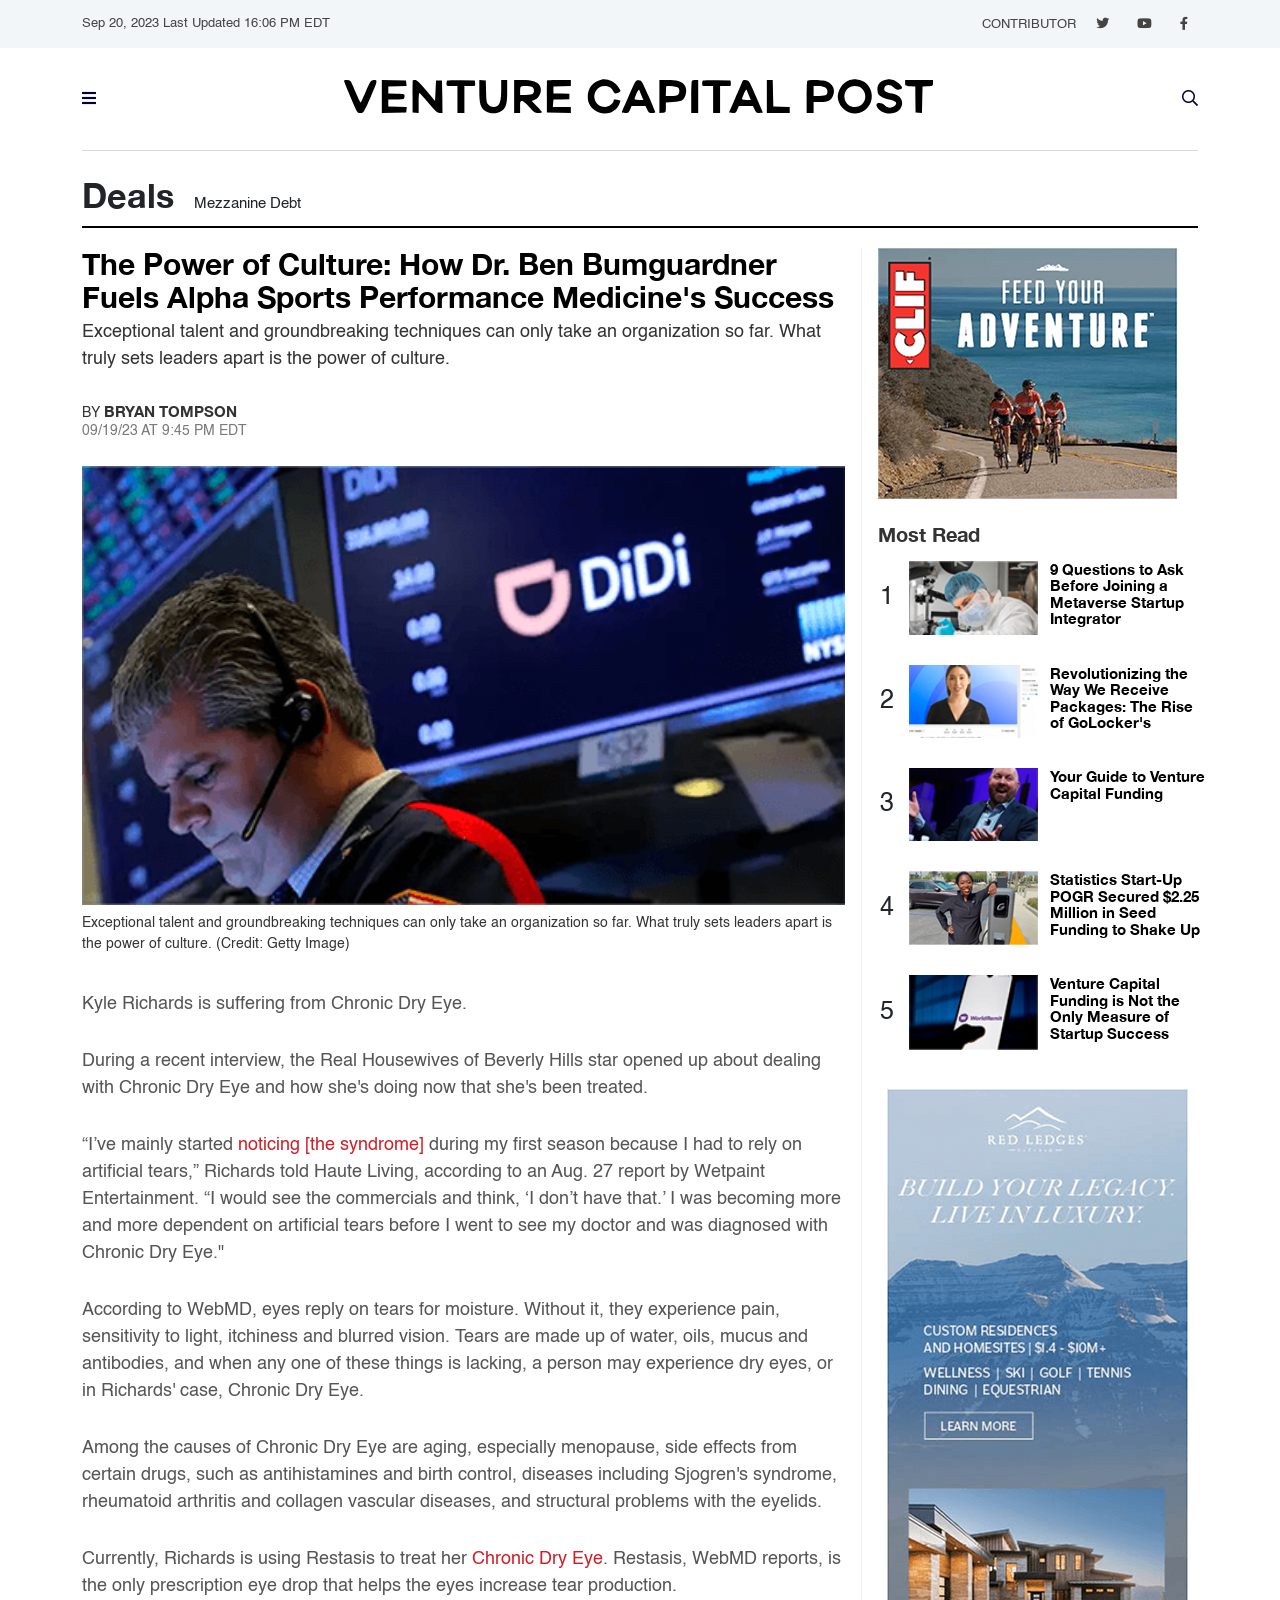
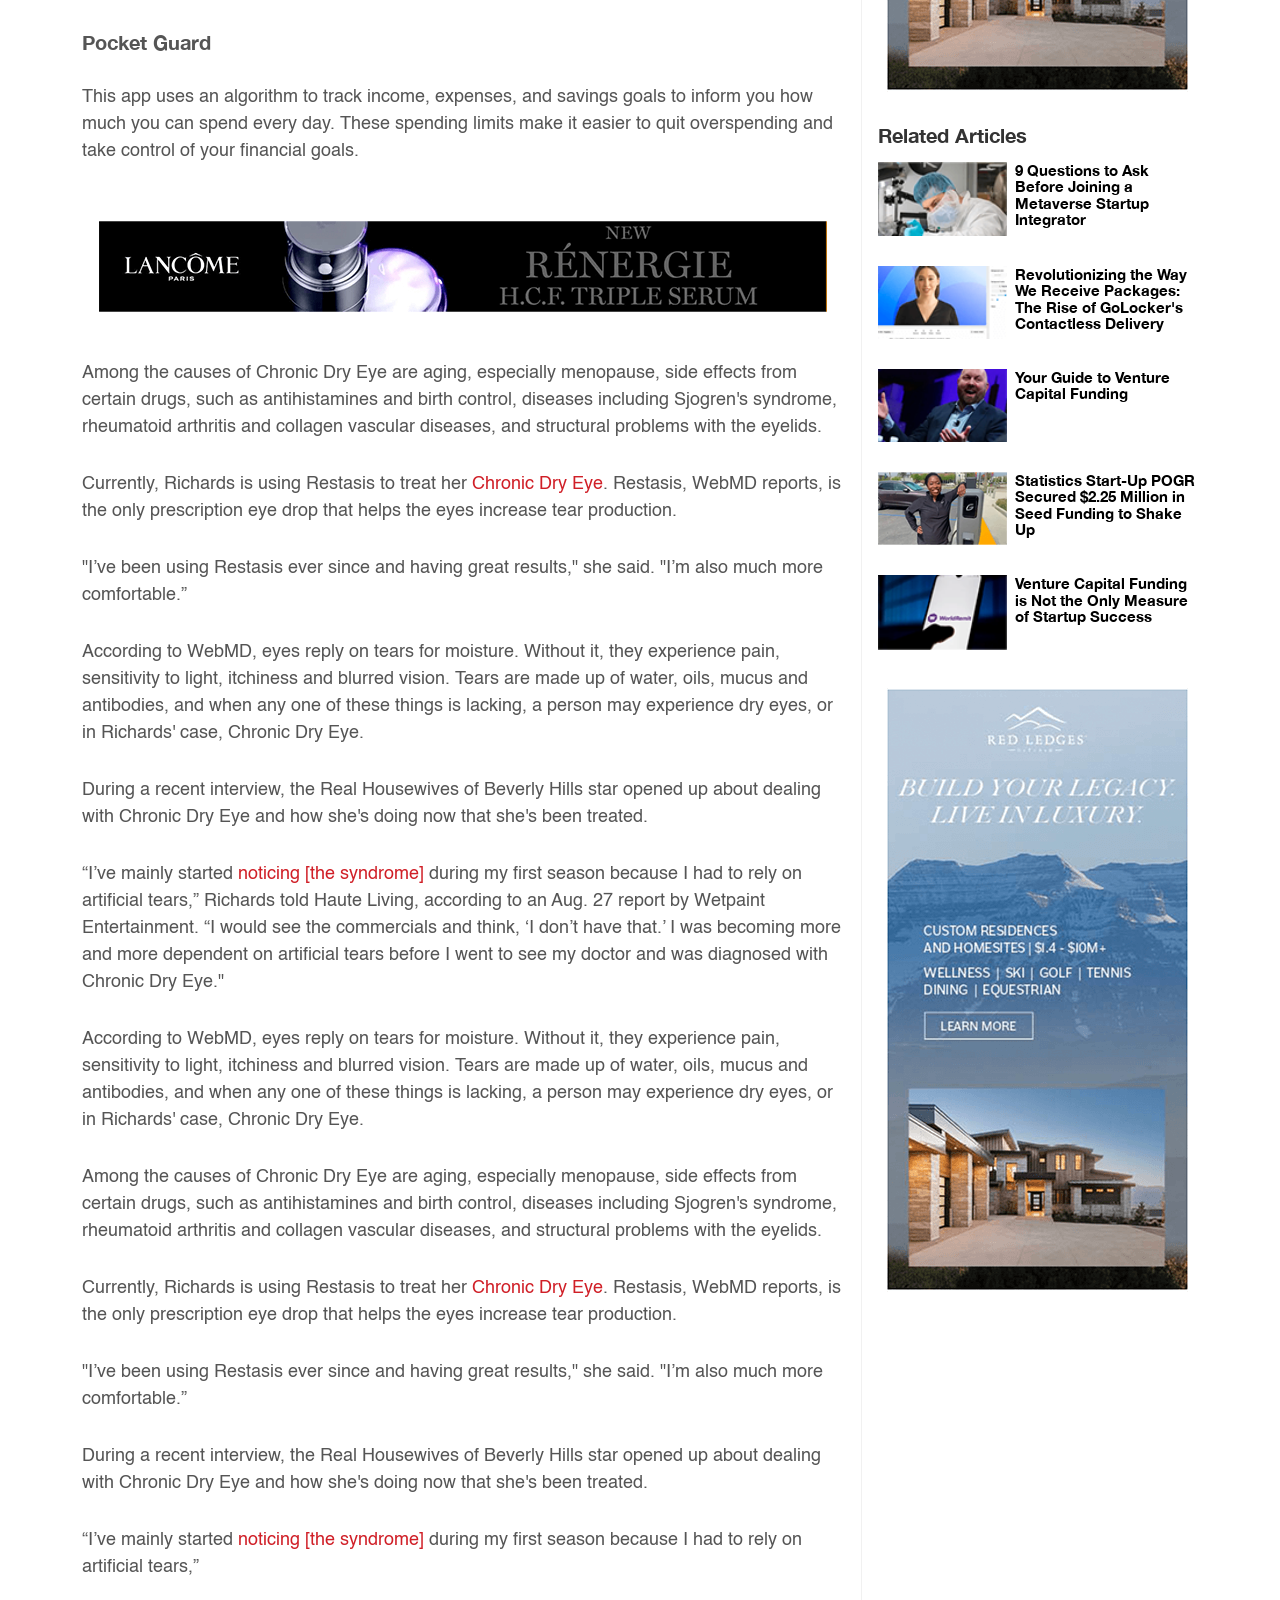
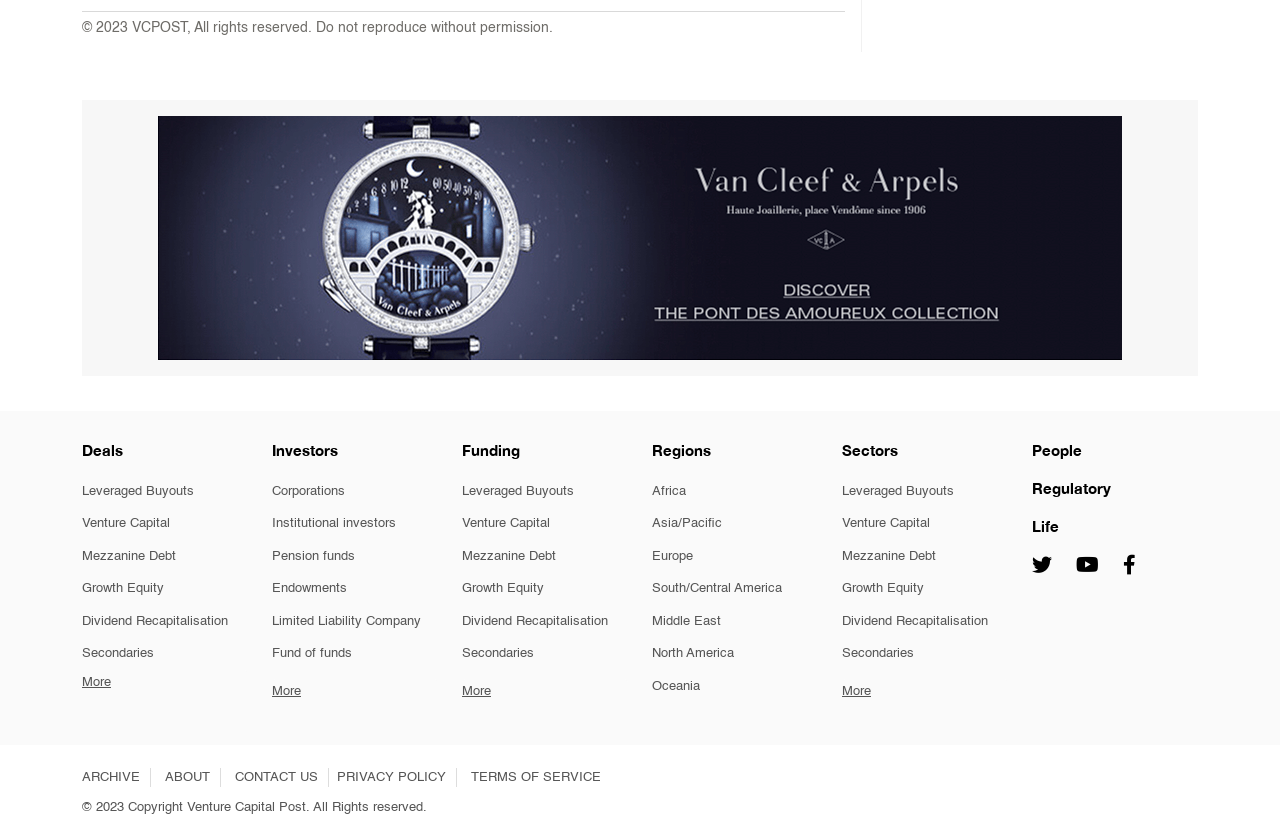
<file: amp.html>
<!DOCTYPE html>
<html lang="en">

<head>
  <meta charset="UTF-8">
  <meta http-equiv="X-UA-Compatible" content="ie=edge">
  <!--  -->
  <script async src="https://cdn.ampproject.org/v0.js"></script>
  <!--  -->
  <title>Venture Capital Post</title>
  <link rel="canonical" href="self.html" />
  <meta name="viewport" content="width=device-width, initial-scale=1.0">
  <link rel='shortcut icon' href='assets/images/fav.png' type='image/x-icon'>
  <!--  -->
  <style amp-boilerplate>
    body {
      -webkit-animation: -amp-start 8s steps(1, end) 0s 1 normal both;
      -moz-animation: -amp-start 8s steps(1, end) 0s 1 normal both;
      -ms-animation: -amp-start 8s steps(1, end) 0s 1 normal both;
      animation: -amp-start 8s steps(1, end) 0s 1 normal both;
    }

    @-webkit-keyframes -amp-start {
      from {
        visibility: hidden;
      }

      to {
        visibility: visible;
      }
    }

    @-moz-keyframes -amp-start {
      from {
        visibility: hidden;
      }

      to {
        visibility: visible;
      }
    }

    @-ms-keyframes -amp-start {
      from {
        visibility: hidden;
      }

      to {
        visibility: visible;
      }
    }

    @-o-keyframes -amp-start {
      from {
        visibility: hidden;
      }

      to {
        visibility: visible;
      }
    }

    @keyframes -amp-start {
      from {
        visibility: hidden;
      }

      to {
        visibility: visible;
      }
    }
  </style>
  <noscript>
    <style amp-boilerplate>
      body {
        -webkit-animation: none;
        -moz-animation: none;
        -ms-animation: none;
        animation: none;
      }
    </style>
  </noscript>
  <script async src="https://cdn.ampproject.org/v0.js"></script>
  <!--  -->
  <link rel="stylesheet" href="assets/vendor/fontawesome/css/all.min.css">
  <link rel="stylesheet" href="assets/vendor/bootstrap/css/bootstrap.min.css">
  <link rel="stylesheet" href="assets/css/style.css">
</head>

<body>
  <!-- === header section start === -->
  <header>
    <div class="top-navigation d-none d-md-block">
      <div class="container">
        <div class="date-link d-flex align-items-center justify-content-between">
          <p>Sep 20, 2023 <span class="d-none d-md-inline-block">Last Updated
              16:06 PM EDT</span>
          </p>

          <ul class="p-0 d-flex">
            <li><a href="#">CONTRIBUTOR</a></li>
            <li><a href="#"><i class="fab icon-s fa-twitter"></i></a></li>
            <li class="mx-2"><a href="#"><i class="fab icon-s fa-youtube"></i></a></li>
            <li><a href="#"><i class="fab icon-s fa-facebook-f"></i></a></li>
          </ul>
        </div>
      </div>
    </div>

    <div class="bottom-navigation">
      <div class="container">
        <div class="d-flex align-items-center justify-content-between">
          <div class="pe-2">
            <a href="#sideNav" class="nav-link m-0 p-0" data-bs-toggle="offcanvas" role="button"><i
                class="fas fa-bars"></i>
            </a>
          </div>

          <div class="text-center logo-wrap">
            <a class="navbar-brand" href="index.html">
              <img src="assets/images/b-logo.svg" alt="logo" class="img-fluid">
            </a>
          </div>

          <div class="ps-2">
            <button data-bs-toggle="modal" data-bs-target="#searchModel" class="nav-link m-0">
              <i class="far fa-search"></i>
            </button>
          </div>
        </div>
        <div class="chr"></div>
      </div>
    </div>

    <!-- === sideNav start === -->
    <div class="offcanvas offcanvas-start side-nav" tabindex="-1" id="sideNav">
      <div class="offcanvas-header p-4">
        <a class="navbar-brand" href="index.html">
          <img src="assets/images/logo.png" alt="logo" class="img-fluid">
        </a>
        <button type="button" class="btn-close" data-bs-dismiss="offcanvas" aria-label="Close"></button>
      </div>
      <div class="offcanvas-body p-4 pt-0">
        <nav class="main-nav">
          <ul class="ps-0">
            <li><a href="#" class="nav-link">Deals</a></li>
            <li><a href="#" class="nav-link">Investors</a></li>
            <li><a href="#" class="nav-link">Funding</a></li>
            <li><a href="#" class="nav-link">Regions</a></li>
            <li><a href="#" class="nav-link">Sectors</a></li>
            <li><a href="#" class="nav-link">People</a></li>
            <li><a href="#" class="nav-link">Regulatory</a></li>
            <li><a href="#" class="nav-link">LIFE</a></li>
          </ul>
        </nav>
      </div>
      <div class="offcanvas-footer border-top p-4">
        <p class="copyright">
          © 2023 Copyright Venture Capital Post. All Rights reserved.
        </p>
      </div>
    </div>
    <!-- ===//end of sideNav ===-->

    <!-- === searchModel start === -->
    <div class="modal fade search-modal" id="searchModel" tabindex="-1" aria-labelledby="exampleModalLabel"
      aria-hidden="true">
      <div class="modal-dialog modal-lg">
        <div class="modal-content">
          <div class="modal-header px-4">
            <h1 class="modal-title fs-5" id="exampleModalLabel">
              Search Here
            </h1>
            <button type="button" class="btn-close" data-bs-dismiss="modal" aria-label="Close"></button>
          </div>
          <div class="modal-body p-4">
            <form action="#" class="d-flex">
              <input type="text" class="form-control form-control-lg" placeholder="enter your search text">
              <button type="submit" class="btn btn-lg btn-dark search-btn ms-2">
                Search
              </button>
            </form>
          </div>
        </div>
      </div>
    </div>
    <!-- ===//end of searchModel === -->
  </header>
  <!-- ===//end of header section === -->

  <!-- === main section start === -->
  <main class="main-contents-home pt-4">
    <div class="container">
      <div class="page-header">
        <h1>Deals</h1>
        <span>Mezzanine Debt</span>
      </div>

      <div class="content-wrapper-x">
        <div class="left-content">
          <div class="card-big">
            <div class="text">

              <h2 class="header">The Power of Culture: How Dr. Ben Bumguardner Fuels Alpha Sports Performance
                Medicine's Success</h2>

              <p class="paragraph" style="font-size: 18px;">Exceptional talent and groundbreaking techniques can only
                take an organization so
                far. What truly
                sets leaders apart is the power of culture.
              </p>

              <div class="py-4">
                <h4 class="writter" style="text-transform: uppercase;"><span>By</span> Bryan Tompson</h4>
                <p class="date">09/19/23 AT 9:45 PM EDT </p>
              </div>
            </div>
            <img src="assets/images/didi.png" alt="didi" class="img-fluid w-100">
            <p class="paragraph pt-2 pb-3">Exceptional talent and groundbreaking techniques can only take an
              organization so
              far.
              What truly sets
              leaders apart is the power of culture. (Credit: Getty Image)
            </p>
          </div>

          <div class="text-container">
            <p>
              Kyle Richards is suffering from Chronic Dry Eye.
            </p>

            <p>During a recent interview, the Real Housewives of Beverly Hills star opened up about dealing with Chronic
              Dry Eye and how she's doing now that she's been treated.
            </p>

            <p>“I’ve mainly started <a href="#">noticing [the syndrome]</a> during my first season because I had to rely
              on artificial
              tears,” Richards told Haute Living, according to an Aug. 27 report by Wetpaint Entertainment. “I would see
              the commercials and think, ‘I don’t have that.’ I was becoming more and more dependent on artificial tears
              before I went to see my doctor and was diagnosed with Chronic Dry Eye."
            </p>

            <p>According to WebMD, eyes reply on tears for moisture. Without it, they experience pain, sensitivity to
              light, itchiness and blurred vision. Tears are made up of water, oils, mucus and antibodies, and when any
              one of these things is lacking, a person may experience dry eyes, or in Richards' case, Chronic Dry Eye.
            </p>

            <p>Among the causes of Chronic Dry Eye are aging, especially menopause, side effects from certain drugs,
              such
              as antihistamines and birth control, diseases including Sjogren's syndrome, rheumatoid arthritis and
              collagen vascular diseases, and structural problems with the eyelids.
            </p>

            <p>Currently, Richards is using Restasis to treat her <a href="#">Chronic Dry Eye</a>. Restasis, WebMD
              reports, is the only
              prescription eye drop that helps the eyes increase tear production.
            </p>

            <h3>Pocket Guard </h3>

            <p class="pb-2">
              This app uses an algorithm to track income, expenses, and savings goals to inform you how much you can
              spend every day. These spending limits make it easier to quit overspending and take control of your
              financial goals.
            </p>

            <!-- advertisement -->
            <div class="my-3 my-xl-5">
              <div class=" mx-auto text-center" style="max-width: 730px;">
                <img src="assets/images/ad.png" alt="add-sam" class="img-fluid">
              </div>
            </div>

            <p>Among the causes of Chronic Dry Eye are aging, especially menopause, side effects from certain drugs,
              such
              as antihistamines and birth control, diseases including Sjogren's syndrome, rheumatoid arthritis and
              collagen vascular diseases, and structural problems with the eyelids.</p>

            <p>Currently, Richards is using Restasis to treat her <a href="#">Chronic Dry Eye</a>. Restasis, WebMD
              reports, is the only
              prescription eye drop that helps the eyes increase tear production.</p>

            <p>"I’ve been using Restasis ever since and having great results," she said. "I’m also much more
              comfortable.”</p>

            <p>According to WebMD, eyes reply on tears for moisture. Without it, they experience pain, sensitivity to
              light, itchiness and blurred vision. Tears are made up of water, oils, mucus and antibodies, and when any
              one of these things is lacking, a person may experience dry eyes, or in Richards' case, Chronic Dry Eye.
            </p>

            <p>During a recent interview, the Real Housewives of Beverly Hills star opened up about dealing with Chronic
              Dry Eye and how she's doing now that she's been treated.</p>

            <p>“I’ve mainly started <a href="#">noticing [the syndrome]</a> during my first season because I had to rely
              on artificial
              tears,” Richards told Haute Living, according to an Aug. 27 report by Wetpaint Entertainment. “I would see
              the commercials and think, ‘I don’t have that.’ I was becoming more and more dependent on artificial tears
              before I went to see my doctor and was diagnosed with Chronic Dry Eye."</p>

            <p>According to WebMD, eyes reply on tears for moisture. Without it, they experience pain, sensitivity to
              light, itchiness and blurred vision. Tears are made up of water, oils, mucus and antibodies, and when any
              one of these things is lacking, a person may experience dry eyes, or in Richards' case, Chronic Dry Eye.
            </p>
            <p>Among the causes of Chronic Dry Eye are aging, especially menopause, side effects from certain drugs,
              such
              as antihistamines and birth control, diseases including Sjogren's syndrome, rheumatoid arthritis and
              collagen vascular diseases, and structural problems with the eyelids.</p>

            <p>Currently, Richards is using Restasis to treat her <a href="#">Chronic Dry Eye</a>. Restasis, WebMD
              reports, is the only
              prescription eye drop that helps the eyes increase tear production.</p>

            <p>"I’ve been using Restasis ever since and having great results," she said. "I’m also much more
              comfortable.”</p>

            <p>During a recent interview, the Real Housewives of Beverly Hills star opened up about dealing with Chronic
              Dry Eye and how she's doing now that she's been treated.</p>

            <p>“I’ve mainly started <a href="#">noticing [the syndrome]</a> during my first season because I had to rely
              on artificial
              tears,”</p>
          </div>

          <div class="chr"></div>
          <p class="n-text pt-2 pb-3" style="color: #6e6c68;">© 2023 VCPOST, All rights reserved. Do not reproduce
            without
            permission.</p>
        </div>

        <div class="sidebar pt-3 pt-lg-0">
          <!-- advertisement -->
          <div class="text-center text-xl-start">
            <img src="assets/images/add1.png" alt="s" class="img-fluid">
          </div>

          <!-- most read -->
          <div class="most-read pt-2">
            <h4 class="section-title">Most Read</h4>

            <div class="numbered-card">
              <div class="row">
                <div class="col-6">
                  <div class="row">
                    <div class="col-3 d-flex align-items-center justify-content-center">
                      <p class="number">1</p>
                    </div>
                    <div class="col-9 px-0">
                      <img src="assets/images/ot.png" alt="e" class="img-fluid w-100">
                    </div>
                  </div>
                </div>
                <div class="col-6 pe-xl-0">
                  <a href="#">
                    <p class="para">9 Questions to Ask Before Joining a Metaverse Startup Integrator</p>
                  </a>
                </div>
              </div>
            </div>
            <div class="numbered-card">
              <div class="row">
                <div class="col-6">
                  <div class="row">
                    <div class="col-3 d-flex align-items-center justify-content-center">
                      <p class="number">2</p>
                    </div>
                    <div class="col-9 px-0">
                      <img src="assets/images/news.png" alt="e" class="img-fluid w-100">
                    </div>
                  </div>
                </div>
                <div class="col-6 pe-xl-0">
                  <a href="#">
                    <p class="para">Revolutionizing the Way We Receive Packages: The Rise of GoLocker's</p>
                  </a>
                </div>
              </div>
            </div>
            <div class="numbered-card">
              <div class="row">
                <div class="col-6">
                  <div class="row">
                    <div class="col-3 d-flex align-items-center justify-content-center">
                      <p class="number">3</p>
                    </div>
                    <div class="col-9 px-0">
                      <img src="assets/images/presenter.png" alt="e" class="img-fluid w-100">
                    </div>
                  </div>
                </div>
                <div class="col-6 pe-xl-0">
                  <a href="#">
                    <p class="para">
                      Your Guide to Venture Capital Funding
                    </p>
                  </a>
                </div>
              </div>
            </div>
            <div class="numbered-card">
              <div class="row">
                <div class="col-6">
                  <div class="row">
                    <div class="col-3 d-flex align-items-center justify-content-center">
                      <p class="number">4</p>
                    </div>
                    <div class="col-9 px-0">
                      <img src="assets/images/wo.png" alt="e" class="img-fluid w-100">
                    </div>
                  </div>
                </div>
                <div class="col-6 pe-xl-0">
                  <a href="#">
                    <p class="para">
                      Statistics Start-Up POGR Secured $2.25 Million in Seed Funding to Shake Up
                    </p>
                  </a>
                </div>
              </div>
            </div>
            <div class="numbered-card">
              <div class="row">
                <div class="col-6">
                  <div class="row">
                    <div class="col-3 d-flex align-items-center justify-content-center">
                      <p class="number">5</p>
                    </div>
                    <div class="col-9 px-0">
                      <img src="assets/images/mob-2.png" alt="e" class="img-fluid w-100">
                    </div>
                  </div>
                </div>
                <div class="col-6 pe-xl-0">
                  <a href="#">
                    <p class="para">Venture Capital Funding is Not the Only Measure of Startup Success</p>
                  </a>
                </div>
              </div>
            </div>
          </div>

          <!-- advertisement -->
          <div class="text-center py-2">
            <img src="assets/images/ad-s.png" alt="s" class="img-fluid">
          </div>

          <!-- Related Articles -->
          <div class="Related Articles pt-2">
            <h4 class="section-title">Related Articles</h4>

            <div class="numbered-card">
              <div class="row gx-2">
                <div class="col-5">
                  <img src="assets/images/ot.png" alt="e" class="img-fluid w-100">
                </div>
                <div class="col-7 ps-1 ">
                  <a href="#">
                    <p class="para">9 Questions to Ask Before Joining a Metaverse Startup Integrator</p>
                  </a>
                </div>
              </div>
            </div>
            <div class="numbered-card">
              <div class="row gx-2">
                <div class="col-5">
                  <img src="assets/images/news.png" alt="e" class="img-fluid w-100">
                </div>
                <div class="col-7 ps-1 ">
                  <a href="#">
                    <p class="para">Revolutionizing the Way We Receive Packages: The Rise of GoLocker's Contactless
                      Delivery </p>
                  </a>
                </div>
              </div>
            </div>

            <div class="numbered-card">
              <div class="row gx-2">
                <div class="col-5">
                  <img src="assets/images/presenter.png" alt="e" class="img-fluid w-100">
                </div>
                <div class="col-6 ps-1">
                  <a href="#">
                    <p class="para">
                      Your Guide to Venture Capital Funding
                    </p>
                  </a>
                </div>
              </div>
            </div>

            <div class="numbered-card">
              <div class="row gx-2">
                <div class="col-5">
                  <img src="assets/images/wo.png" alt="e" class="img-fluid w-100">
                </div>
                <div class="col-7 ps-1 ">
                  <a href="#">
                    <p class="para">
                      Statistics Start-Up POGR Secured $2.25 Million in Seed Funding to Shake Up
                    </p>
                  </a>
                </div>
              </div>
            </div>

            <div class="numbered-card">
              <div class="row gx-2">
                <div class="col-5">
                  <img src="assets/images/mob-2.png" alt="e" class="img-fluid w-100">
                </div>
                <div class="col-7 ps-1 ">
                  <a href="#">
                    <p class="para">Venture Capital Funding is Not the Only Measure of Startup Success</p>
                  </a>
                </div>
              </div>
            </div>
          </div>

          <!-- advertisement -->
          <div class="text-center py-2">
            <img src="assets/images/ad-s.png" alt="s" class="img-fluid">
          </div>
        </div>
      </div>


      <!-- advertisement -->
      <div class="py-3 mt-5" style="background: #f7f7f7;">
        <div class="mx-auto text-center" style="max-width: 970px;">
          <img src="assets/images/add-wide.png" alt="add-sam" class="img-fluid">
        </div>
      </div>
    </div>
  </main>
  <!-- ===//end of  section === -->

  <!-- === footer section start === -->
  <footer class="footer">
    <div class="footer-top">
      <div class="container">
        <div class="row gy-5">
          <div class="col-6 col-md-4 col-xl-2">
            <h3 class="link-header">Deals</h3>
            <ul class="p-0">
              <li><a href="#" class="nav-link-t">Leveraged Buyouts</a></li>
              <li><a href="#" class="nav-link-t">Venture Capital</a></li>
              <li><a href="#" class="nav-link-t">Mezzanine Debt</a></li>
              <li><a href="#" class="nav-link-t">Growth Equity</a></li>
              <li><a href="#" class="nav-link-t">Dividend Recapitalisation</a></li>
              <li><a href="#" class="nav-link-t mb-0">Secondaries</a></li>
            </ul>

            <div class="more-link-wrap">
              <div class="accordion" id="more">
                <div class="accordion-item">
                  <h2 class="accordion-header">
                    <button class="accordion-button" type="button" data-bs-toggle="collapse" data-bs-target="#moreM"
                      aria-expanded="true" aria-controls="moreM">
                      More
                    </button>
                  </h2>
                  <div id="moreM" class="accordion-collapse collapse" data-bs-parent="#more">
                    <div class="accordion-body">
                      <ul class="p-0">
                        <li><a href="#" class="nav-link-t">Senior Debt</a></li>
                        <li><a href="#" class="nav-link-t">Co-investment</a></li>
                        <li><a href="#" class="nav-link-t">Tertiaries</a></li>
                        <li><a href="#" class="nav-link-t">Turnaround Investing</a></li>
                        <li><a href="#" class="nav-link-t">Infrastructure</a></li>
                        <li><a href="#" class="nav-link-t">Exits</a></li>
                        <li><a href="#" class="nav-link-t">IPO</a></li>
                        <li><a href="#" class="nav-link-t">Privatisation</a></li>
                        <li><a href="#" class="nav-link-t">Mergers & Acquisitions</a></li>
                        <li><a href="#" class="nav-link-t">Bankruptcy</a></li>
                        <li><a href="#" class="nav-link-t">Equity Financing</a></li>
                      </ul>
                    </div>
                  </div>
                </div>
              </div>
            </div>
          </div>

          <div class="col-6 col-md-4 col-xl-2">
            <h3 class="link-header">Investors</h3>
            <ul class="p-0">
              <li><a href="#" class="nav-link-t">Corporations</a></li>
              <li><a href="#" class="nav-link-t">Institutional investors</a></li>
              <li><a href="#" class="nav-link-t">Pension funds</a></li>
              <li><a href="#" class="nav-link-t">Endowments</a></li>
              <li><a href="#" class="nav-link-t">Limited Liability Company</a></li>
              <li><a href="#" class="nav-link-t">Fund of funds</a></li>
            </ul>
            <div class="more-link-wrap">
              <div class="accordion" id="moretwo">
                <div class="accordion-item">
                  <h2 class="accordion-header">
                    <button class="accordion-button" type="button" data-bs-toggle="collapse" data-bs-target="#morex"
                      aria-expanded="true" aria-controls="morex">
                      More
                    </button>
                  </h2>
                  <div id="morex" class="accordion-collapse collapse" data-bs-parent="#moretwo">
                    <div class="accordion-body">
                      <ul class="p-0">
                        <li><a href="#" class="nav-link-t">Foundations</a></li>
                        <li><a href="#" class="nav-link-t">Investment banks</a></li>
                        <li><a href="#" class="nav-link-t">Merchant banks</a></li>
                        <li><a href="#" class="nav-link-t">Commercial banks</a></li>
                        <li><a href="#" class="nav-link-t">High-net worth individuals</a></li>
                        <li><a href="#" class="nav-link-t">Family offices</a></li>
                        <li><a href="#" class="nav-link-t">Sovereign wealth funds</a></li>
                      </ul>
                    </div>
                  </div>
                </div>
              </div>
            </div>
          </div>

          <div class="col-6 col-md-4 col-xl-2">
            <h3 class="link-header">Funding</h3>
            <ul class="p-0">
              <li><a href="#" class="nav-link-t">Leveraged Buyouts</a></li>
              <li><a href="#" class="nav-link-t">Venture Capital</a></li>
              <li><a href="#" class="nav-link-t">Mezzanine Debt</a></li>
              <li><a href="#" class="nav-link-t">Growth Equity</a></li>
              <li><a href="#" class="nav-link-t">Dividend Recapitalisation</a></li>
              <li><a href="#" class="nav-link-t">Secondaries</a></li>
            </ul>
            <div class="more-link-wrap">
              <div class="accordion" id="accda">
                <div class="accordion-item">
                  <h2 class="accordion-header">
                    <button class="accordion-button" type="button" data-bs-toggle="collapse" data-bs-target="#moreN"
                      aria-expanded="true" aria-controls="moreN">
                      More
                    </button>
                  </h2>
                  <div id="moreN" class="accordion-collapse collapse" data-bs-parent="#accda">
                    <div class="accordion-body">
                      <ul class="p-0">
                        <li><a href="#" class="nav-link-t">Senior Debt</a></li>
                        <li><a href="#" class="nav-link-t">Co-investment</a></li>
                        <li><a href="#" class="nav-link-t">Tertiaries</a></li>
                        <li><a href="#" class="nav-link-t">Turnaround Investing</a></li>
                        <li><a href="#" class="nav-link-t">Infrastructure</a></li>
                        <li><a href="#" class="nav-link-t">Exits</a></li>
                        <li><a href="#" class="nav-link-t">IPO</a></li>
                        <li><a href="#" class="nav-link-t">Privatisation</a></li>
                        <li><a href="#" class="nav-link-t">Mergers & Acquisitions</a></li>
                        <li><a href="#" class="nav-link-t">Bankruptcy</a></li>
                        <li><a href="#" class="nav-link-t">Equity Financing</a></li>
                      </ul>
                    </div>
                  </div>
                </div>
              </div>
            </div>
          </div>

          <div class="col-6 col-md-4 col-xl-2">
            <h3 class="link-header">Regions</h3>
            <ul class="p-0">
              <li><a href="#" class="nav-link-t">Africa</a></li>
              <li><a href="#" class="nav-link-t">Asia/Pacific</a></li>
              <li><a href="#" class="nav-link-t">Europe</a></li>
              <li><a href="#" class="nav-link-t">South/Central America</a></li>
              <li><a href="#" class="nav-link-t">Middle East</a></li>
              <li><a href="#" class="nav-link-t">North America</a></li>
              <li><a href="#" class="nav-link-t">Oceania</a></li>
            </ul>
          </div>

          <div class="col-6 col-md-4 col-xl-2">
            <h3 class="link-header">Sectors</h3>
            <ul class="p-0">
              <li><a href="#" class="nav-link-t">Leveraged Buyouts</a></li>
              <li><a href="#" class="nav-link-t">Venture Capital</a></li>
              <li><a href="#" class="nav-link-t">Mezzanine Debt</a></li>
              <li><a href="#" class="nav-link-t">Growth Equity</a></li>
              <li><a href="#" class="nav-link-t">Dividend Recapitalisation</a></li>
              <li><a href="#" class="nav-link-t">Secondaries</a></li>
            </ul>
            <div class="more-link-wrap">
              <div class="accordion" id="vertmore">
                <div class="accordion-item">
                  <h2 class="accordion-header">
                    <button class="accordion-button" type="button" data-bs-toggle="collapse" data-bs-target="#morYm"
                      aria-expanded="true" aria-controls="morYm">
                      More
                    </button>
                  </h2>
                  <div id="morYm" class="accordion-collapse collapse" data-bs-parent="#vertmore">
                    <div class="accordion-body">
                      <ul class="p-0">
                        <li><a href="#" class="nav-link-t">Senior Debt</a></li>
                        <li><a href="#" class="nav-link-t">Co-investment</a></li>
                        <li><a href="#" class="nav-link-t">Tertiaries</a></li>
                        <li><a href="#" class="nav-link-t">Turnaround Investing</a></li>
                        <li><a href="#" class="nav-link-t">Infrastructure</a></li>
                        <li><a href="#" class="nav-link-t">Exits</a></li>
                        <li><a href="#" class="nav-link-t">IPO</a></li>
                        <li><a href="#" class="nav-link-t">Privatisation</a></li>
                        <li><a href="#" class="nav-link-t">Mergers & Acquisitions</a></li>
                        <li><a href="#" class="nav-link-t">Bankruptcy</a></li>
                        <li><a href="#" class="nav-link-t">Equity Financing</a></li>
                      </ul>
                    </div>
                  </div>
                </div>
              </div>
            </div>
          </div>

          <div class="col-6 col-md-4 col-xl-2">
            <a href="#">
              <h3 class="link-header">People</h3>
            </a>
            <a href="#">
              <h3 class="link-header">Regulatory</h3>
            </a>
            <a href="#">
              <h3 class="link-header">Life</h3>
            </a>

            <ul class="p-0 d-flex">
              <li><a href="#"><i class="fab icon-s fa-twitter"></i></a></li>
              <li class="mx-4"><a href="#"><i class="fab icon-s fa-youtube"></i></a></li>
              <li><a href="#"><i class="fab icon-s fa-facebook-f"></i></a></li>
            </ul>
          </div>
        </div>
      </div>
    </div>

    <div class="footer-bottom">
      <div class="container">
        <div class="d-md-flex pb-2">
          <div>
            <a href="#" class="bottom-navs ps-0">ARCHIVE</a>
            <a href="#" class="bottom-navs">ABOUT</a>
            <a href="#" class="bottom-navs">CONTACT US</a>
          </div>
          <div>
            <a href="#" class="bottom-navs ps-0 ps-md-2">PRIVACY POLICY</a>
            <a href="#" class="bottom-navs border-0">TERMS OF SERVICE</a>
          </div>
        </div>
        <p>© 2023 Copyright Venture Capital Post. All Rights reserved.</p>
      </div>
    </div>
  </footer>
  <!-- ===//end of footer section === -->

  <script src="assets/vendor/bootstrap/js/popper.js"></script>
  <script src="assets/vendor/bootstrap/js/bootstrap.min.js"></script>
  <script src="assets/js/custom.js"></script>
</body>

</html>
</file>
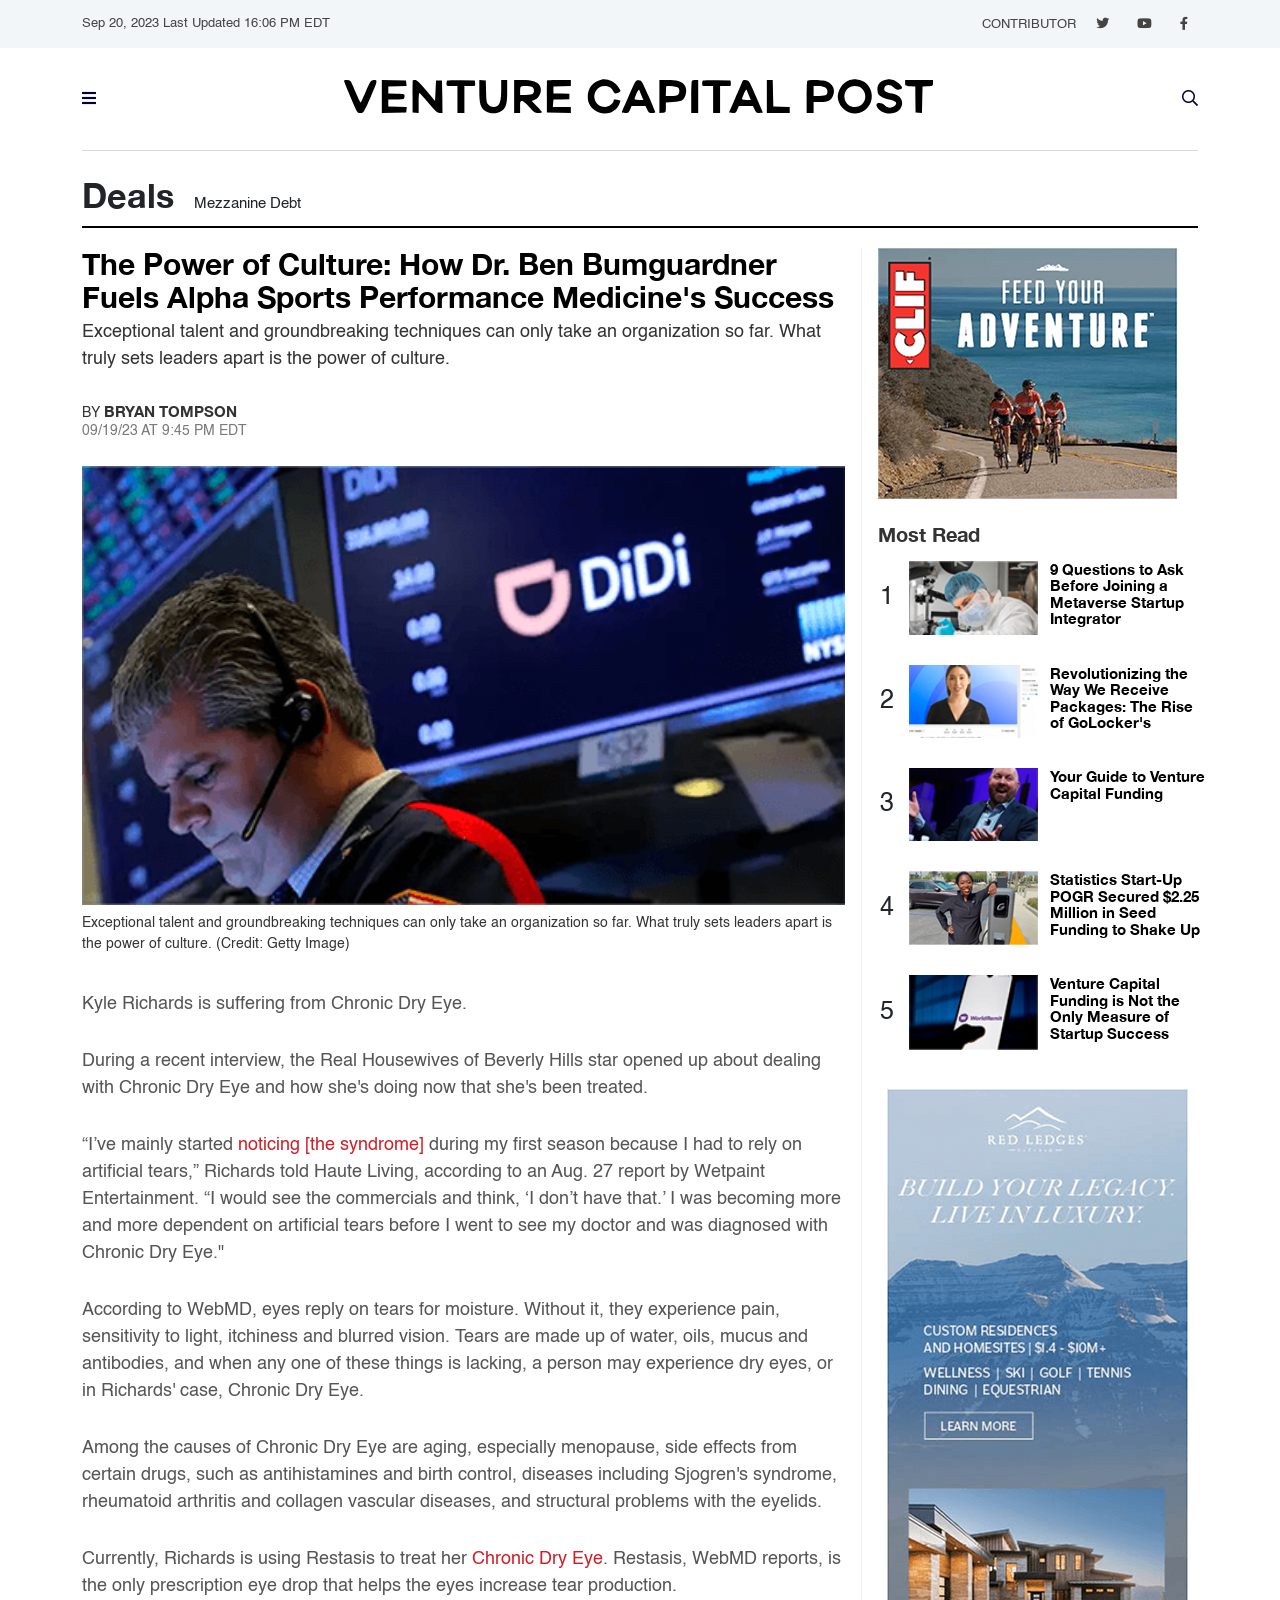
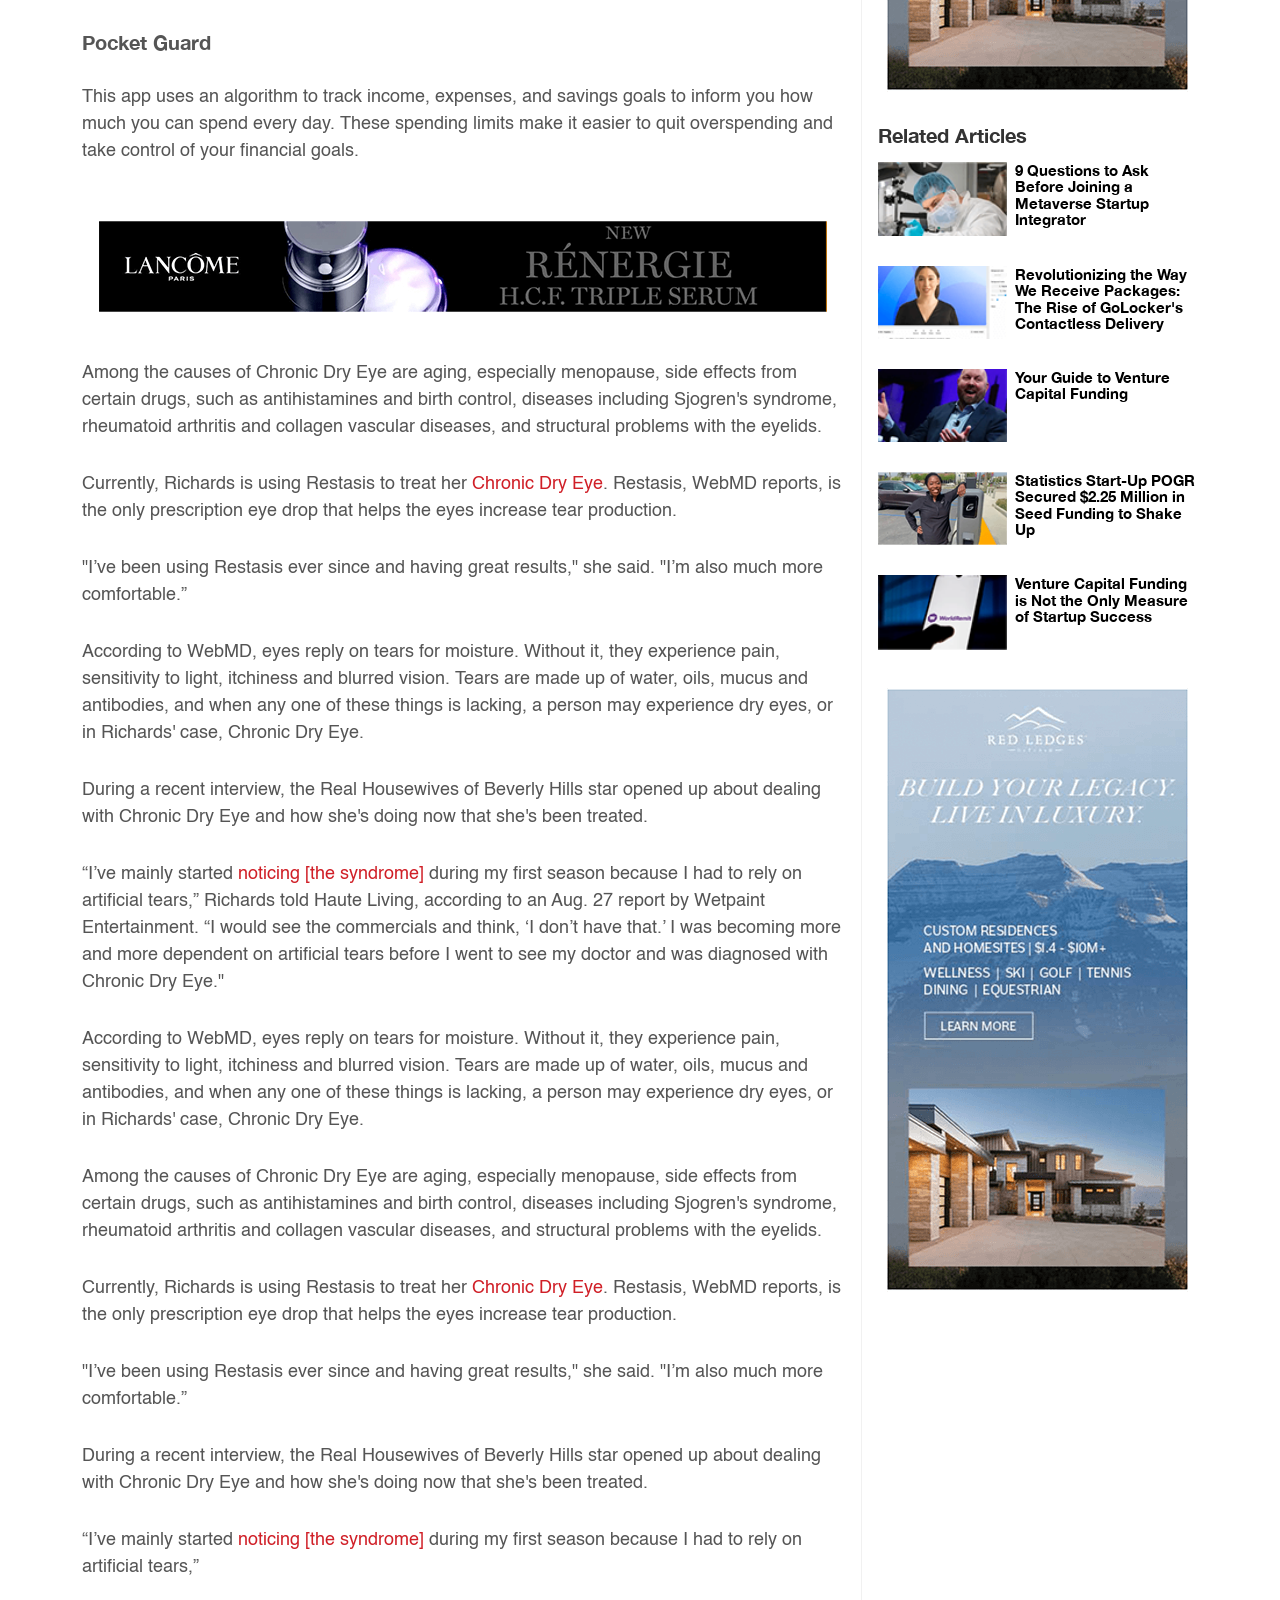
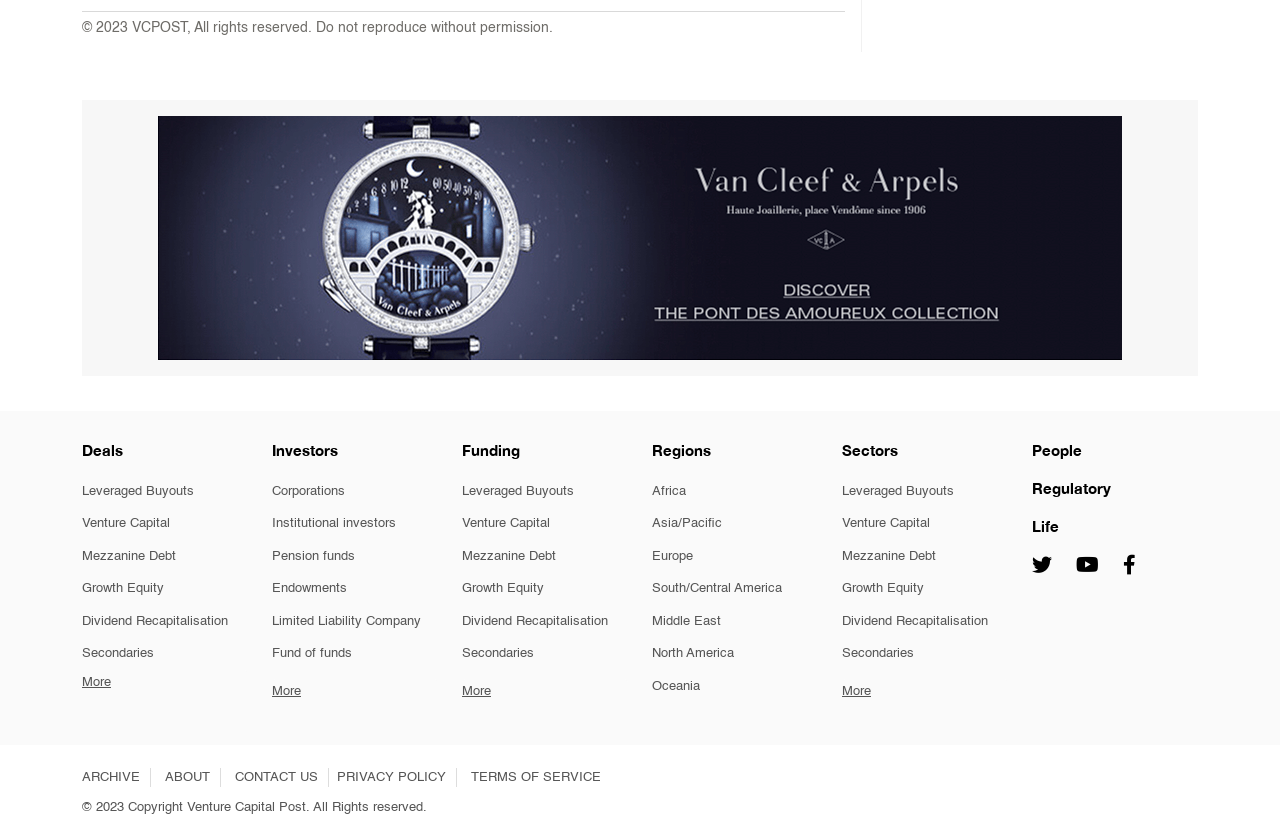
<file: article.html>
<!DOCTYPE html>
<html lang="en">

<head>
  <meta charset="UTF-8">
  <meta name="viewport" content="width=device-width, initial-scale=1.0">
  <meta http-equiv="X-UA-Compatible" content="ie=edge">
  <title>Venture Capital Post</title>
  <link rel='shortcut icon' href='assets/images/fav.png' type='image/x-icon'>
  <link rel="stylesheet" href="assets/vendor/fontawesome/css/all.min.css">
  <link rel="stylesheet" href="assets/vendor/bootstrap/css/bootstrap.min.css">
  <link rel="stylesheet" href="assets/css/style.css">
</head>

<body>
  <!-- === header section start === -->
  <header>
    <div class="top-navigation d-none d-md-block">
      <div class="container">
        <div class="date-link d-flex align-items-center justify-content-between">
          <p>Sep 20, 2023 <span class="d-none d-md-inline-block">Last Updated
              16:06 PM EDT</span>
          </p>

          <ul class="p-0 d-flex">
            <li><a href="#">CONTRIBUTOR</a></li>
            <li><a href="#"><i class="fab icon-s fa-twitter"></i></a></li>
            <li class="mx-2"><a href="#"><i class="fab icon-s fa-youtube"></i></a></li>
            <li><a href="#"><i class="fab icon-s fa-facebook-f"></i></a></li>
          </ul>
        </div>
      </div>
    </div>

    <div class="bottom-navigation">
      <div class="container">
        <div class="d-flex align-items-center justify-content-between">
          <div class="pe-2">
            <a href="#sideNav" class="nav-link m-0 p-0" data-bs-toggle="offcanvas" role="button"><i
                class="fas fa-bars"></i>
            </a>
          </div>

          <div class="text-center logo-wrap">
            <a class="navbar-brand" href="index.html">
              <img src="assets/images/b-logo.svg" alt="logo" class="img-fluid">
            </a>
          </div>

          <div class="ps-2">
            <button data-bs-toggle="modal" data-bs-target="#searchModel" class="nav-link m-0">
              <i class="far fa-search"></i>
            </button>
          </div>
        </div>
        <div class="chr"></div>
      </div>
    </div>

    <!-- === sideNav start === -->
    <div class="offcanvas offcanvas-start side-nav" tabindex="-1" id="sideNav">
      <div class="offcanvas-header p-4">
        <a class="navbar-brand" href="index.html">
          <img src="assets/images/logo.png" alt="logo" class="img-fluid">
        </a>
        <button type="button" class="btn-close" data-bs-dismiss="offcanvas" aria-label="Close"></button>
      </div>
      <div class="offcanvas-body p-4 pt-0">
        <nav class="main-nav">
          <ul class="ps-0">
            <li><a href="#" class="nav-link">Deals</a></li>
            <li><a href="#" class="nav-link">Investors</a></li>
            <li><a href="#" class="nav-link">Funding</a></li>
            <li><a href="#" class="nav-link">Regions</a></li>
            <li><a href="#" class="nav-link">Sectors</a></li>
            <li><a href="#" class="nav-link">People</a></li>
            <li><a href="#" class="nav-link">Regulatory</a></li>
            <li><a href="#" class="nav-link">LIFE</a></li>
          </ul>
        </nav>
      </div>
      <div class="offcanvas-footer border-top p-4">
        <p class="copyright">
          © 2023 Copyright Venture Capital Post. All Rights reserved.
        </p>
      </div>
    </div>
    <!-- ===//end of sideNav ===-->

    <!-- === searchModel start === -->
    <div class="modal fade search-modal" id="searchModel" tabindex="-1" aria-labelledby="exampleModalLabel"
      aria-hidden="true">
      <div class="modal-dialog modal-lg">
        <div class="modal-content">
          <div class="modal-header px-4">
            <h1 class="modal-title fs-5" id="exampleModalLabel">
              Search Here
            </h1>
            <button type="button" class="btn-close" data-bs-dismiss="modal" aria-label="Close"></button>
          </div>
          <div class="modal-body p-4">
            <form action="#" class="d-flex">
              <input type="text" class="form-control form-control-lg" placeholder="enter your search text">
              <button type="submit" class="btn btn-lg btn-dark search-btn ms-2">
                Search
              </button>
            </form>
          </div>
        </div>
      </div>
    </div>
    <!-- ===//end of searchModel === -->
  </header>
  <!-- ===//end of header section === -->

  <!-- === main section start === -->
  <main class="main-contents-home pt-4">
    <div class="container">
      <div class="page-header">
        <h1>Deals</h1>
        <span>Mezzanine Debt</span>
      </div>

      <div class="content-wrapper-x">
        <div class="left-content">
          <div class="card-big">
            <div class="text">

              <h2 class="header">The Power of Culture: How Dr. Ben Bumguardner Fuels Alpha Sports Performance
                Medicine's Success</h2>

              <p class="paragraph" style="font-size: 18px;">Exceptional talent and groundbreaking techniques can only
                take an organization so
                far. What truly
                sets leaders apart is the power of culture.
              </p>

              <div class="py-4">
                <h4 class="writter" style="text-transform: uppercase;"><span>By</span> Bryan Tompson</h4>
                <p class="date">09/19/23 AT 9:45 PM EDT </p>
              </div>
            </div>
            <img src="assets/images/didi.png" alt="didi" class="img-fluid w-100">
            <p class="paragraph pt-2 pb-3">Exceptional talent and groundbreaking techniques can only take an
              organization so
              far.
              What truly sets
              leaders apart is the power of culture. (Credit: Getty Image)
            </p>
          </div>

          <div class="text-container">
            <p>
              Kyle Richards is suffering from Chronic Dry Eye.
            </p>

            <p>During a recent interview, the Real Housewives of Beverly Hills star opened up about dealing with Chronic
              Dry Eye and how she's doing now that she's been treated.
            </p>

            <p>“I’ve mainly started <a href="#">noticing [the syndrome]</a> during my first season because I had to rely
              on artificial
              tears,” Richards told Haute Living, according to an Aug. 27 report by Wetpaint Entertainment. “I would see
              the commercials and think, ‘I don’t have that.’ I was becoming more and more dependent on artificial tears
              before I went to see my doctor and was diagnosed with Chronic Dry Eye."
            </p>

            <p>According to WebMD, eyes reply on tears for moisture. Without it, they experience pain, sensitivity to
              light, itchiness and blurred vision. Tears are made up of water, oils, mucus and antibodies, and when any
              one of these things is lacking, a person may experience dry eyes, or in Richards' case, Chronic Dry Eye.
            </p>

            <p>Among the causes of Chronic Dry Eye are aging, especially menopause, side effects from certain drugs,
              such
              as antihistamines and birth control, diseases including Sjogren's syndrome, rheumatoid arthritis and
              collagen vascular diseases, and structural problems with the eyelids.
            </p>

            <p>Currently, Richards is using Restasis to treat her <a href="#">Chronic Dry Eye</a>. Restasis, WebMD
              reports, is the only
              prescription eye drop that helps the eyes increase tear production.
            </p>

            <h3>Pocket Guard </h3>

            <p class="pb-2">
              This app uses an algorithm to track income, expenses, and savings goals to inform you how much you can
              spend every day. These spending limits make it easier to quit overspending and take control of your
              financial goals.
            </p>

            <!-- advertisement -->
            <div class="my-3 my-xl-5">
              <div class=" mx-auto text-center" style="max-width: 730px;">
                <img src="assets/images/ad.png" alt="add-sam" class="img-fluid">
              </div>
            </div>

            <p>Among the causes of Chronic Dry Eye are aging, especially menopause, side effects from certain drugs,
              such
              as antihistamines and birth control, diseases including Sjogren's syndrome, rheumatoid arthritis and
              collagen vascular diseases, and structural problems with the eyelids.</p>

            <p>Currently, Richards is using Restasis to treat her <a href="#">Chronic Dry Eye</a>. Restasis, WebMD
              reports, is the only
              prescription eye drop that helps the eyes increase tear production.</p>

            <p>"I’ve been using Restasis ever since and having great results," she said. "I’m also much more
              comfortable.”</p>

            <p>According to WebMD, eyes reply on tears for moisture. Without it, they experience pain, sensitivity to
              light, itchiness and blurred vision. Tears are made up of water, oils, mucus and antibodies, and when any
              one of these things is lacking, a person may experience dry eyes, or in Richards' case, Chronic Dry Eye.
            </p>

            <p>During a recent interview, the Real Housewives of Beverly Hills star opened up about dealing with Chronic
              Dry Eye and how she's doing now that she's been treated.</p>

            <p>“I’ve mainly started <a href="#">noticing [the syndrome]</a> during my first season because I had to rely
              on artificial
              tears,” Richards told Haute Living, according to an Aug. 27 report by Wetpaint Entertainment. “I would see
              the commercials and think, ‘I don’t have that.’ I was becoming more and more dependent on artificial tears
              before I went to see my doctor and was diagnosed with Chronic Dry Eye."</p>

            <p>According to WebMD, eyes reply on tears for moisture. Without it, they experience pain, sensitivity to
              light, itchiness and blurred vision. Tears are made up of water, oils, mucus and antibodies, and when any
              one of these things is lacking, a person may experience dry eyes, or in Richards' case, Chronic Dry Eye.
            </p>
            <p>Among the causes of Chronic Dry Eye are aging, especially menopause, side effects from certain drugs,
              such
              as antihistamines and birth control, diseases including Sjogren's syndrome, rheumatoid arthritis and
              collagen vascular diseases, and structural problems with the eyelids.</p>

            <p>Currently, Richards is using Restasis to treat her <a href="#">Chronic Dry Eye</a>. Restasis, WebMD
              reports, is the only
              prescription eye drop that helps the eyes increase tear production.</p>

            <p>"I’ve been using Restasis ever since and having great results," she said. "I’m also much more
              comfortable.”</p>

            <p>During a recent interview, the Real Housewives of Beverly Hills star opened up about dealing with Chronic
              Dry Eye and how she's doing now that she's been treated.</p>

            <p>“I’ve mainly started <a href="#">noticing [the syndrome]</a> during my first season because I had to rely
              on artificial
              tears,”</p>
          </div>

          <div class="chr"></div>
          <p class="n-text pt-2 pb-3" style="color: #6e6c68;">© 2023 VCPOST, All rights reserved. Do not reproduce
            without
            permission.</p>
        </div>

        <div class="sidebar pt-3 pt-lg-0">
          <!-- advertisement -->
          <div class="text-center text-xl-start">
            <img src="assets/images/add1.png" alt="s" class="img-fluid">
          </div>

          <!-- most read -->
          <div class="most-read pt-2">
            <h4 class="section-title">Most Read</h4>

            <div class="numbered-card">
              <div class="row">
                <div class="col-6">
                  <div class="row">
                    <div class="col-3 d-flex align-items-center justify-content-center">
                      <p class="number">1</p>
                    </div>
                    <div class="col-9 px-0">
                      <img src="assets/images/ot.png" alt="e" class="img-fluid w-100">
                    </div>
                  </div>
                </div>
                <div class="col-6 pe-xl-0">
                  <a href="#">
                    <p class="para">9 Questions to Ask Before Joining a Metaverse Startup Integrator</p>
                  </a>
                </div>
              </div>
            </div>
            <div class="numbered-card">
              <div class="row">
                <div class="col-6">
                  <div class="row">
                    <div class="col-3 d-flex align-items-center justify-content-center">
                      <p class="number">2</p>
                    </div>
                    <div class="col-9 px-0">
                      <img src="assets/images/news.png" alt="e" class="img-fluid w-100">
                    </div>
                  </div>
                </div>
                <div class="col-6 pe-xl-0">
                  <a href="#">
                    <p class="para">Revolutionizing the Way We Receive Packages: The Rise of GoLocker's</p>
                  </a>
                </div>
              </div>
            </div>
            <div class="numbered-card">
              <div class="row">
                <div class="col-6">
                  <div class="row">
                    <div class="col-3 d-flex align-items-center justify-content-center">
                      <p class="number">3</p>
                    </div>
                    <div class="col-9 px-0">
                      <img src="assets/images/presenter.png" alt="e" class="img-fluid w-100">
                    </div>
                  </div>
                </div>
                <div class="col-6 pe-xl-0">
                  <a href="#">
                    <p class="para">
                      Your Guide to Venture Capital Funding
                    </p>
                  </a>
                </div>
              </div>
            </div>
            <div class="numbered-card">
              <div class="row">
                <div class="col-6">
                  <div class="row">
                    <div class="col-3 d-flex align-items-center justify-content-center">
                      <p class="number">4</p>
                    </div>
                    <div class="col-9 px-0">
                      <img src="assets/images/wo.png" alt="e" class="img-fluid w-100">
                    </div>
                  </div>
                </div>
                <div class="col-6 pe-xl-0">
                  <a href="#">
                    <p class="para">
                      Statistics Start-Up POGR Secured $2.25 Million in Seed Funding to Shake Up
                    </p>
                  </a>
                </div>
              </div>
            </div>
            <div class="numbered-card">
              <div class="row">
                <div class="col-6">
                  <div class="row">
                    <div class="col-3 d-flex align-items-center justify-content-center">
                      <p class="number">5</p>
                    </div>
                    <div class="col-9 px-0">
                      <img src="assets/images/mob-2.png" alt="e" class="img-fluid w-100">
                    </div>
                  </div>
                </div>
                <div class="col-6 pe-xl-0">
                  <a href="#">
                    <p class="para">Venture Capital Funding is Not the Only Measure of Startup Success</p>
                  </a>
                </div>
              </div>
            </div>
          </div>

          <!-- advertisement -->
          <div class="text-center py-2">
            <img src="assets/images/ad-s.png" alt="s" class="img-fluid">
          </div>

          <!-- Related Articles -->
          <div class="Related Articles pt-2">
            <h4 class="section-title">Related Articles</h4>

            <div class="numbered-card">
              <div class="row gx-2">
                <div class="col-5">
                  <img src="assets/images/ot.png" alt="e" class="img-fluid w-100">
                </div>
                <div class="col-7 ps-1 ">
                  <a href="#">
                    <p class="para">9 Questions to Ask Before Joining a Metaverse Startup Integrator</p>
                  </a>
                </div>
              </div>
            </div>
            <div class="numbered-card">
              <div class="row gx-2">
                <div class="col-5">
                  <img src="assets/images/news.png" alt="e" class="img-fluid w-100">
                </div>
                <div class="col-7 ps-1 ">
                  <a href="#">
                    <p class="para">Revolutionizing the Way We Receive Packages: The Rise of GoLocker's Contactless
                      Delivery </p>
                  </a>
                </div>
              </div>
            </div>

            <div class="numbered-card">
              <div class="row gx-2">
                <div class="col-5">
                  <img src="assets/images/presenter.png" alt="e" class="img-fluid w-100">
                </div>
                <div class="col-6 ps-1">
                  <a href="#">
                    <p class="para">
                      Your Guide to Venture Capital Funding
                    </p>
                  </a>
                </div>
              </div>
            </div>

            <div class="numbered-card">
              <div class="row gx-2">
                <div class="col-5">
                  <img src="assets/images/wo.png" alt="e" class="img-fluid w-100">
                </div>
                <div class="col-7 ps-1 ">
                  <a href="#">
                    <p class="para">
                      Statistics Start-Up POGR Secured $2.25 Million in Seed Funding to Shake Up
                    </p>
                  </a>
                </div>
              </div>
            </div>

            <div class="numbered-card">
              <div class="row gx-2">
                <div class="col-5">
                  <img src="assets/images/mob-2.png" alt="e" class="img-fluid w-100">
                </div>
                <div class="col-7 ps-1 ">
                  <a href="#">
                    <p class="para">Venture Capital Funding is Not the Only Measure of Startup Success</p>
                  </a>
                </div>
              </div>
            </div>
          </div>

          <!-- advertisement -->
          <div class="text-center py-2">
            <img src="assets/images/ad-s.png" alt="s" class="img-fluid">
          </div>
        </div>
      </div>


      <!-- advertisement -->
      <div class="py-3 mt-5" style="background: #f7f7f7;">
        <div class="mx-auto text-center" style="max-width: 970px;">
          <img src="assets/images/add-wide.png" alt="add-sam" class="img-fluid">
        </div>
      </div>
    </div>
  </main>
  <!-- ===//end of  section === -->

  <!-- === footer section start === -->
  <footer class="footer">
    <div class="footer-top">
      <div class="container">
        <div class="row gy-5">
          <div class="col-6 col-md-4 col-xl-2">
            <h3 class="link-header">Deals</h3>
            <ul class="p-0">
              <li><a href="#" class="nav-link-t">Leveraged Buyouts</a></li>
              <li><a href="#" class="nav-link-t">Venture Capital</a></li>
              <li><a href="#" class="nav-link-t">Mezzanine Debt</a></li>
              <li><a href="#" class="nav-link-t">Growth Equity</a></li>
              <li><a href="#" class="nav-link-t">Dividend Recapitalisation</a></li>
              <li><a href="#" class="nav-link-t mb-0">Secondaries</a></li>
            </ul>

            <div class="more-link-wrap">
              <div class="accordion" id="more">
                <div class="accordion-item">
                  <h2 class="accordion-header">
                    <button class="accordion-button" type="button" data-bs-toggle="collapse" data-bs-target="#moreM"
                      aria-expanded="true" aria-controls="moreM">
                      More
                    </button>
                  </h2>
                  <div id="moreM" class="accordion-collapse collapse" data-bs-parent="#more">
                    <div class="accordion-body">
                      <ul class="p-0">
                        <li><a href="#" class="nav-link-t">Senior Debt</a></li>
                        <li><a href="#" class="nav-link-t">Co-investment</a></li>
                        <li><a href="#" class="nav-link-t">Tertiaries</a></li>
                        <li><a href="#" class="nav-link-t">Turnaround Investing</a></li>
                        <li><a href="#" class="nav-link-t">Infrastructure</a></li>
                        <li><a href="#" class="nav-link-t">Exits</a></li>
                        <li><a href="#" class="nav-link-t">IPO</a></li>
                        <li><a href="#" class="nav-link-t">Privatisation</a></li>
                        <li><a href="#" class="nav-link-t">Mergers & Acquisitions</a></li>
                        <li><a href="#" class="nav-link-t">Bankruptcy</a></li>
                        <li><a href="#" class="nav-link-t">Equity Financing</a></li>
                      </ul>
                    </div>
                  </div>
                </div>
              </div>
            </div>
          </div>

          <div class="col-6 col-md-4 col-xl-2">
            <h3 class="link-header">Investors</h3>
            <ul class="p-0">
              <li><a href="#" class="nav-link-t">Corporations</a></li>
              <li><a href="#" class="nav-link-t">Institutional investors</a></li>
              <li><a href="#" class="nav-link-t">Pension funds</a></li>
              <li><a href="#" class="nav-link-t">Endowments</a></li>
              <li><a href="#" class="nav-link-t">Limited Liability Company</a></li>
              <li><a href="#" class="nav-link-t">Fund of funds</a></li>
            </ul>
            <div class="more-link-wrap">
              <div class="accordion" id="moretwo">
                <div class="accordion-item">
                  <h2 class="accordion-header">
                    <button class="accordion-button" type="button" data-bs-toggle="collapse" data-bs-target="#morex"
                      aria-expanded="true" aria-controls="morex">
                      More
                    </button>
                  </h2>
                  <div id="morex" class="accordion-collapse collapse" data-bs-parent="#moretwo">
                    <div class="accordion-body">
                      <ul class="p-0">
                        <li><a href="#" class="nav-link-t">Foundations</a></li>
                        <li><a href="#" class="nav-link-t">Investment banks</a></li>
                        <li><a href="#" class="nav-link-t">Merchant banks</a></li>
                        <li><a href="#" class="nav-link-t">Commercial banks</a></li>
                        <li><a href="#" class="nav-link-t">High-net worth individuals</a></li>
                        <li><a href="#" class="nav-link-t">Family offices</a></li>
                        <li><a href="#" class="nav-link-t">Sovereign wealth funds</a></li>
                      </ul>
                    </div>
                  </div>
                </div>
              </div>
            </div>
          </div>

          <div class="col-6 col-md-4 col-xl-2">
            <h3 class="link-header">Funding</h3>
            <ul class="p-0">
              <li><a href="#" class="nav-link-t">Leveraged Buyouts</a></li>
              <li><a href="#" class="nav-link-t">Venture Capital</a></li>
              <li><a href="#" class="nav-link-t">Mezzanine Debt</a></li>
              <li><a href="#" class="nav-link-t">Growth Equity</a></li>
              <li><a href="#" class="nav-link-t">Dividend Recapitalisation</a></li>
              <li><a href="#" class="nav-link-t">Secondaries</a></li>
            </ul>
            <div class="more-link-wrap">
              <div class="accordion" id="accda">
                <div class="accordion-item">
                  <h2 class="accordion-header">
                    <button class="accordion-button" type="button" data-bs-toggle="collapse" data-bs-target="#moreN"
                      aria-expanded="true" aria-controls="moreN">
                      More
                    </button>
                  </h2>
                  <div id="moreN" class="accordion-collapse collapse" data-bs-parent="#accda">
                    <div class="accordion-body">
                      <ul class="p-0">
                        <li><a href="#" class="nav-link-t">Senior Debt</a></li>
                        <li><a href="#" class="nav-link-t">Co-investment</a></li>
                        <li><a href="#" class="nav-link-t">Tertiaries</a></li>
                        <li><a href="#" class="nav-link-t">Turnaround Investing</a></li>
                        <li><a href="#" class="nav-link-t">Infrastructure</a></li>
                        <li><a href="#" class="nav-link-t">Exits</a></li>
                        <li><a href="#" class="nav-link-t">IPO</a></li>
                        <li><a href="#" class="nav-link-t">Privatisation</a></li>
                        <li><a href="#" class="nav-link-t">Mergers & Acquisitions</a></li>
                        <li><a href="#" class="nav-link-t">Bankruptcy</a></li>
                        <li><a href="#" class="nav-link-t">Equity Financing</a></li>
                      </ul>
                    </div>
                  </div>
                </div>
              </div>
            </div>
          </div>

          <div class="col-6 col-md-4 col-xl-2">
            <h3 class="link-header">Regions</h3>
            <ul class="p-0">
              <li><a href="#" class="nav-link-t">Africa</a></li>
              <li><a href="#" class="nav-link-t">Asia/Pacific</a></li>
              <li><a href="#" class="nav-link-t">Europe</a></li>
              <li><a href="#" class="nav-link-t">South/Central America</a></li>
              <li><a href="#" class="nav-link-t">Middle East</a></li>
              <li><a href="#" class="nav-link-t">North America</a></li>
              <li><a href="#" class="nav-link-t">Oceania</a></li>
            </ul>
          </div>

          <div class="col-6 col-md-4 col-xl-2">
            <h3 class="link-header">Sectors</h3>
            <ul class="p-0">
              <li><a href="#" class="nav-link-t">Leveraged Buyouts</a></li>
              <li><a href="#" class="nav-link-t">Venture Capital</a></li>
              <li><a href="#" class="nav-link-t">Mezzanine Debt</a></li>
              <li><a href="#" class="nav-link-t">Growth Equity</a></li>
              <li><a href="#" class="nav-link-t">Dividend Recapitalisation</a></li>
              <li><a href="#" class="nav-link-t">Secondaries</a></li>
            </ul>
            <div class="more-link-wrap">
              <div class="accordion" id="vertmore">
                <div class="accordion-item">
                  <h2 class="accordion-header">
                    <button class="accordion-button" type="button" data-bs-toggle="collapse" data-bs-target="#morYm"
                      aria-expanded="true" aria-controls="morYm">
                      More
                    </button>
                  </h2>
                  <div id="morYm" class="accordion-collapse collapse" data-bs-parent="#vertmore">
                    <div class="accordion-body">
                      <ul class="p-0">
                        <li><a href="#" class="nav-link-t">Senior Debt</a></li>
                        <li><a href="#" class="nav-link-t">Co-investment</a></li>
                        <li><a href="#" class="nav-link-t">Tertiaries</a></li>
                        <li><a href="#" class="nav-link-t">Turnaround Investing</a></li>
                        <li><a href="#" class="nav-link-t">Infrastructure</a></li>
                        <li><a href="#" class="nav-link-t">Exits</a></li>
                        <li><a href="#" class="nav-link-t">IPO</a></li>
                        <li><a href="#" class="nav-link-t">Privatisation</a></li>
                        <li><a href="#" class="nav-link-t">Mergers & Acquisitions</a></li>
                        <li><a href="#" class="nav-link-t">Bankruptcy</a></li>
                        <li><a href="#" class="nav-link-t">Equity Financing</a></li>
                      </ul>
                    </div>
                  </div>
                </div>
              </div>
            </div>
          </div>

          <div class="col-6 col-md-4 col-xl-2">
            <a href="#">
              <h3 class="link-header">People</h3>
            </a>
            <a href="#">
              <h3 class="link-header">Regulatory</h3>
            </a>
            <a href="#">
              <h3 class="link-header">Life</h3>
            </a>

            <ul class="p-0 d-flex">
              <li><a href="#"><i class="fab icon-s fa-twitter"></i></a></li>
              <li class="mx-4"><a href="#"><i class="fab icon-s fa-youtube"></i></a></li>
              <li><a href="#"><i class="fab icon-s fa-facebook-f"></i></a></li>
            </ul>
          </div>
        </div>
      </div>
    </div>

    <div class="footer-bottom">
      <div class="container">
        <div class="d-md-flex pb-2">
          <div>
            <a href="#" class="bottom-navs ps-0">ARCHIVE</a>
            <a href="#" class="bottom-navs">ABOUT</a>
            <a href="#" class="bottom-navs">CONTACT US</a>
          </div>
          <div>
            <a href="#" class="bottom-navs ps-0 ps-md-2">PRIVACY POLICY</a>
            <a href="#" class="bottom-navs border-0">TERMS OF SERVICE</a>
          </div>
        </div>
        <p>© 2023 Copyright Venture Capital Post. All Rights reserved.</p>
      </div>
    </div>
  </footer>
  <!-- ===//end of footer section === -->

  <script src="assets/vendor/bootstrap/js/popper.js"></script>
  <script src="assets/vendor/bootstrap/js/bootstrap.min.js"></script>
  <script src="assets/js/custom.js"></script>
</body>

</html>
</file>
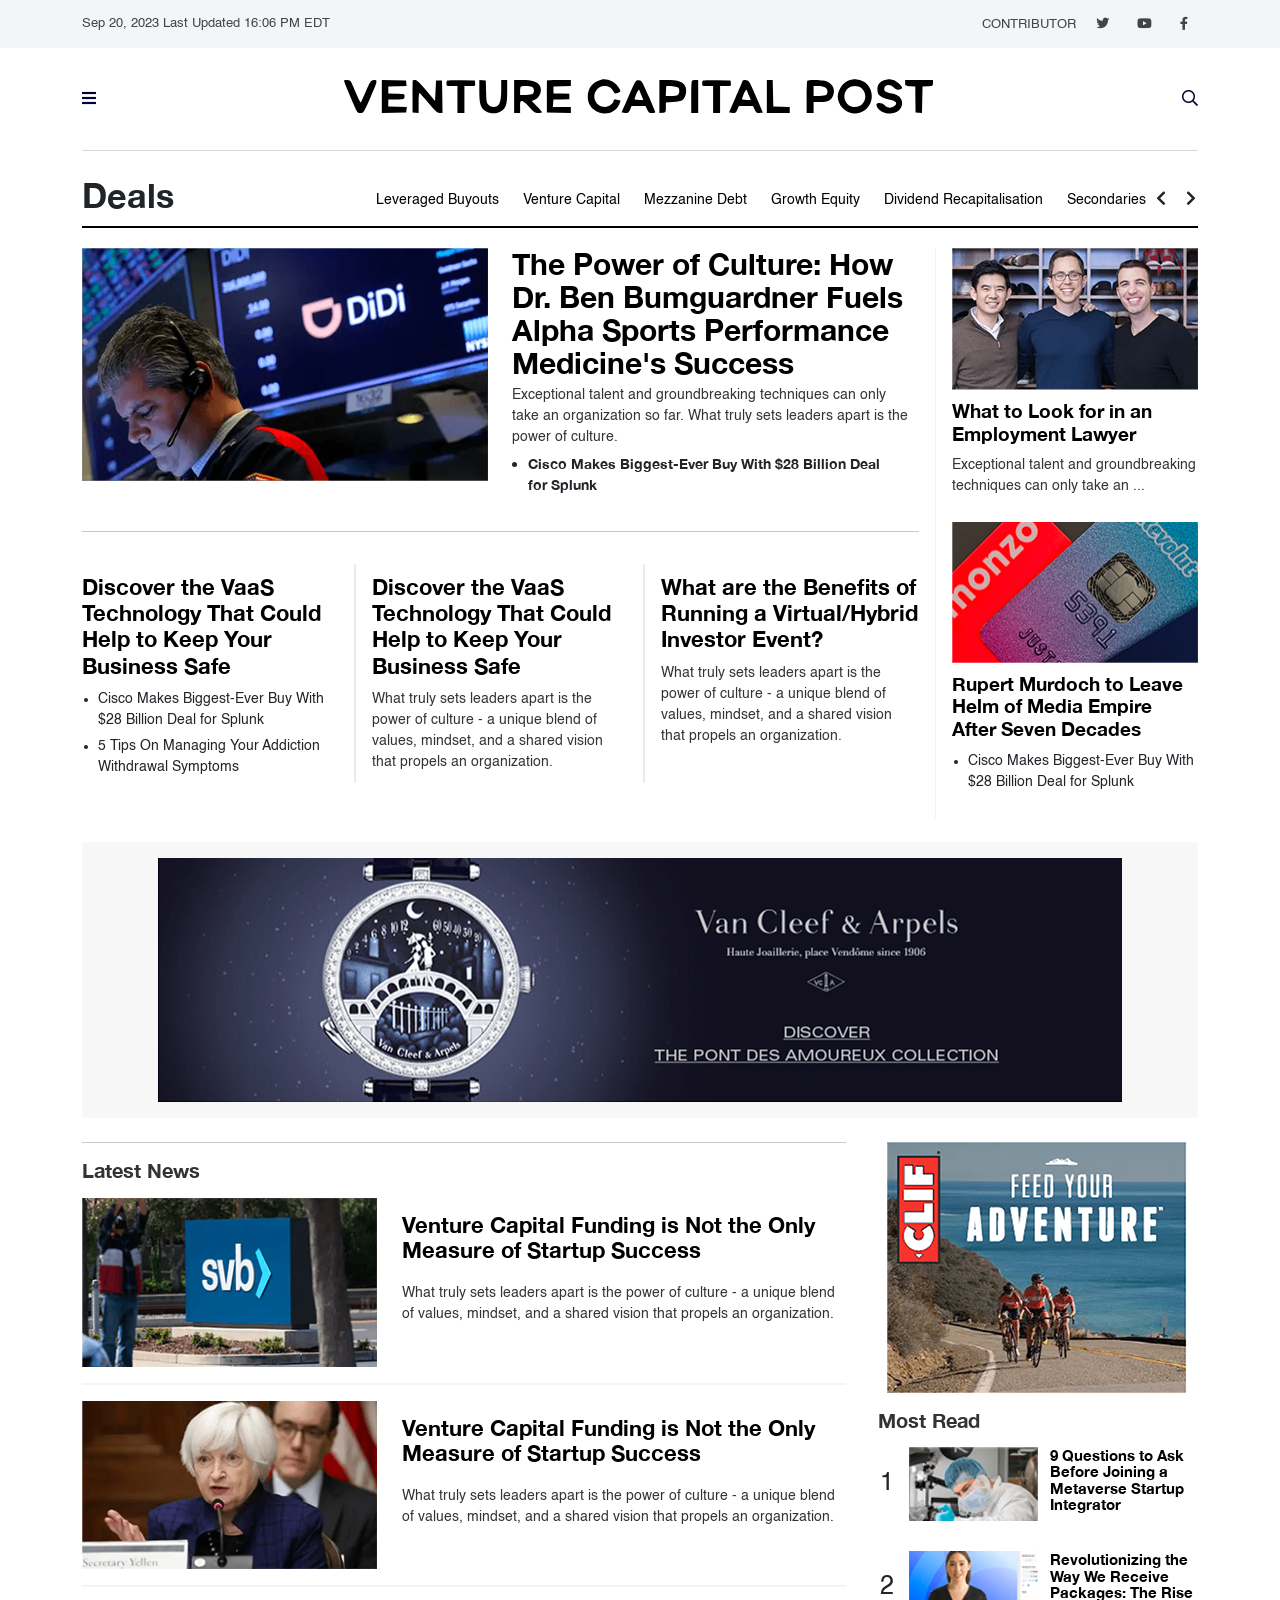
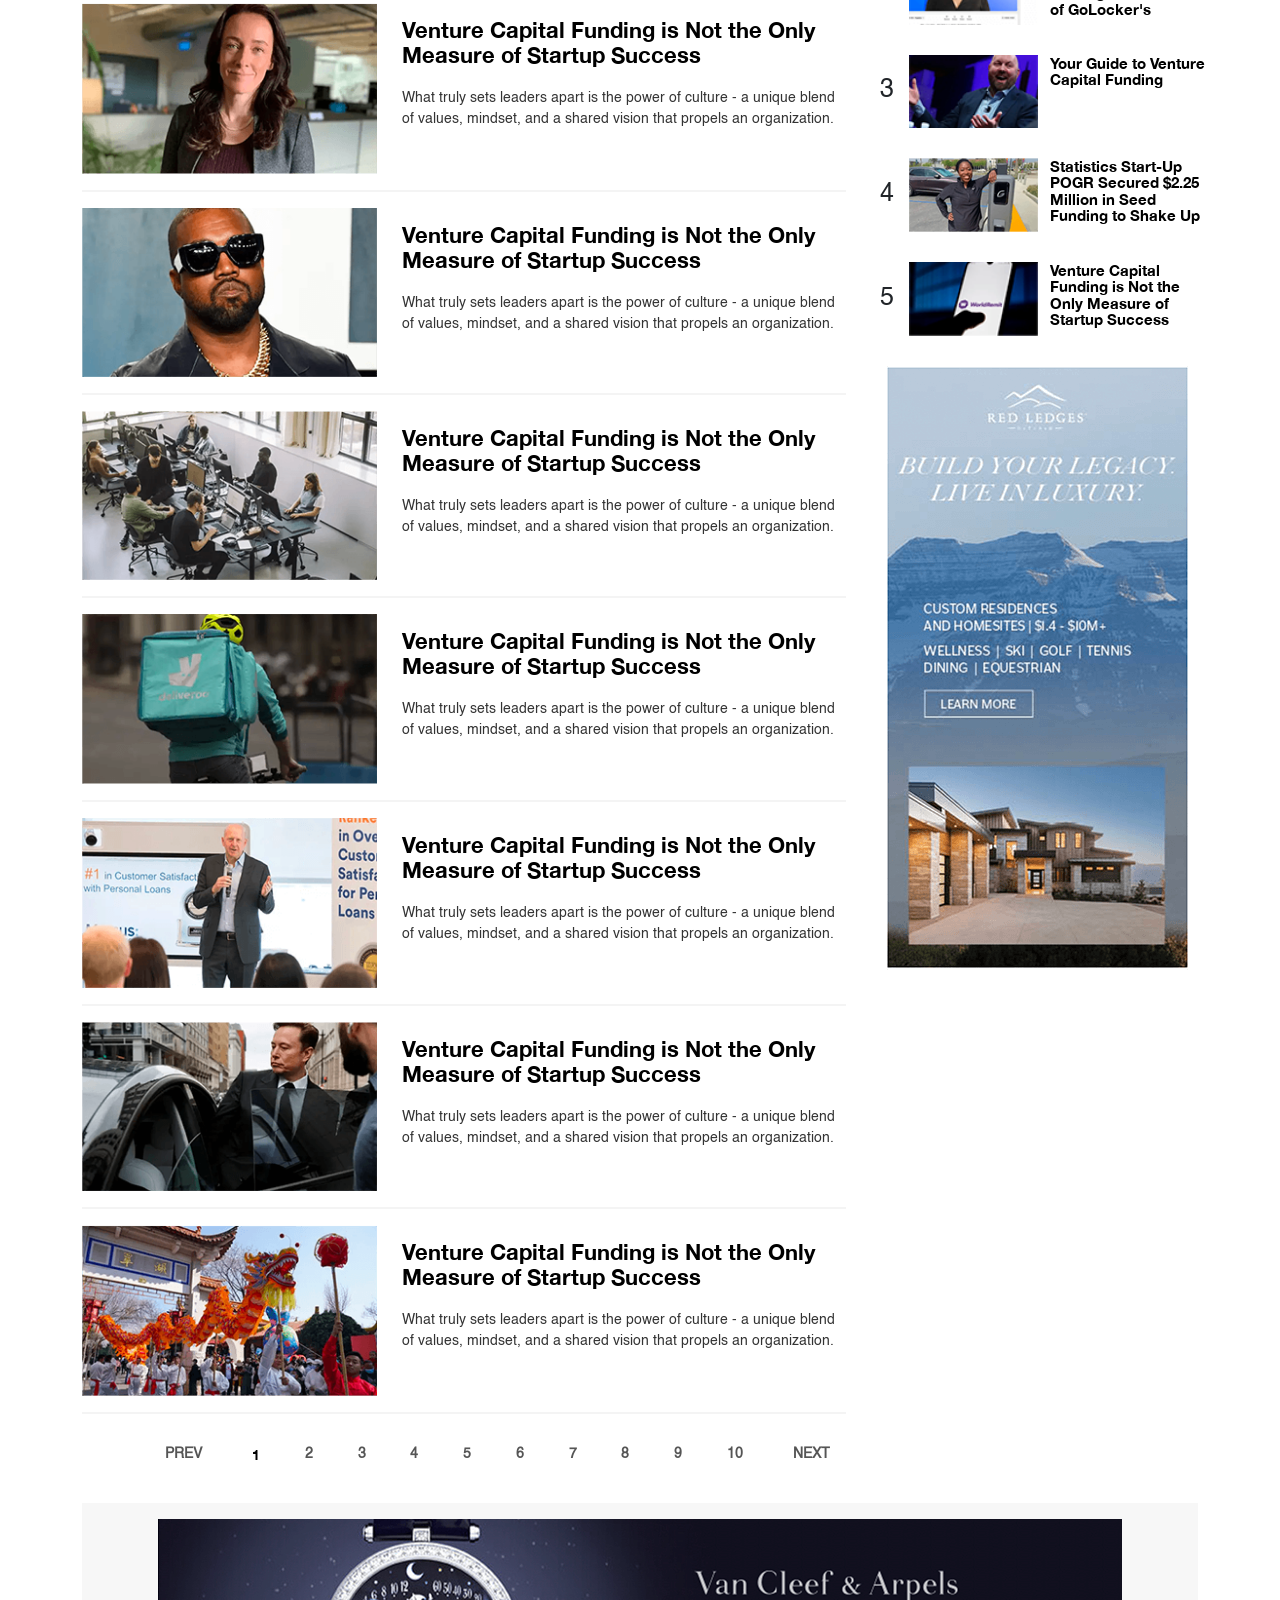
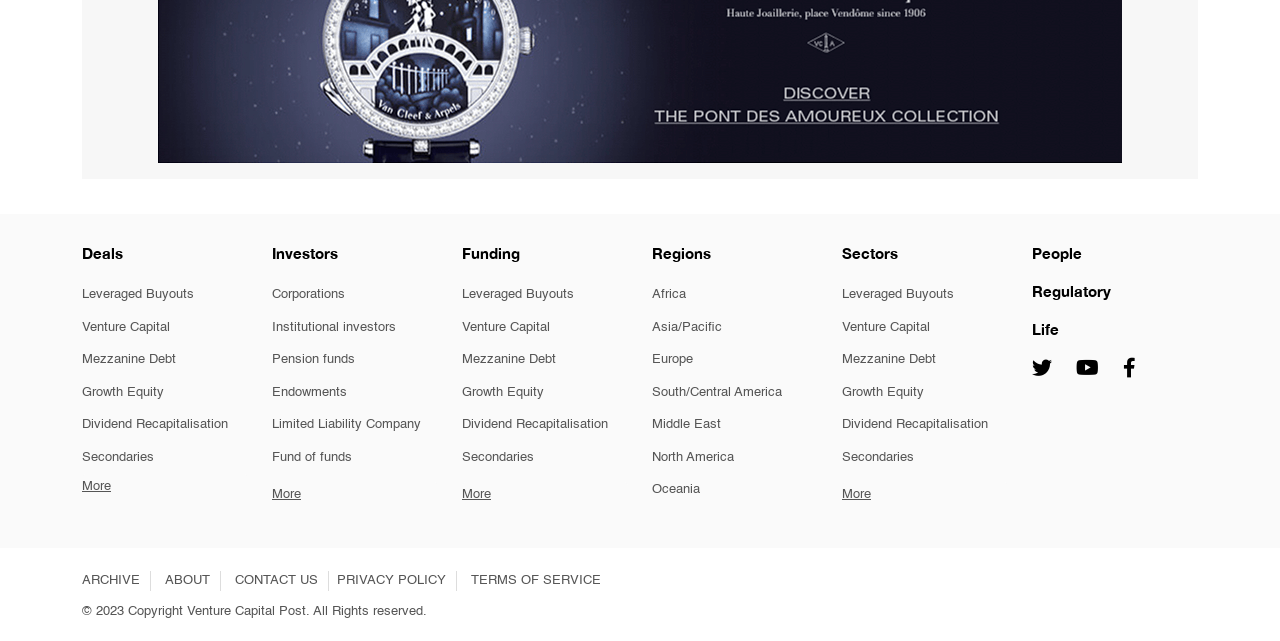
<file: section.html>
<!DOCTYPE html>
<html lang="en">

<head>
  <meta charset="UTF-8">
  <meta name="viewport" content="width=device-width, initial-scale=1.0">
  <meta http-equiv="X-UA-Compatible" content="ie=edge">
  <title>Venture Capital Post</title>
  <link rel='shortcut icon' href='assets/images/fav.png' type='image/x-icon'>
  <link rel="stylesheet" href="assets/vendor/fontawesome/css/all.min.css">
  <link rel="stylesheet" href="assets/vendor/bootstrap/css/bootstrap.min.css">
  <link rel="stylesheet" href="assets/css/style.css">
</head>

<body>
  <!-- === header section start === -->
  <header>
    <div class="top-navigation d-none d-md-block">
      <div class="container">
        <div class="date-link d-flex align-items-center justify-content-between">
          <p>Sep 20, 2023 <span class="d-none d-md-inline-block">Last Updated
              16:06 PM EDT</span>
          </p>

          <ul class="p-0 d-flex">
            <li><a href="#">CONTRIBUTOR</a></li>
            <li><a href="#"><i class="fab icon-s fa-twitter"></i></a></li>
            <li class="mx-2"><a href="#"><i class="fab icon-s fa-youtube"></i></a></li>
            <li><a href="#"><i class="fab icon-s fa-facebook-f"></i></a></li>
          </ul>
        </div>
      </div>
    </div>

    <div class="bottom-navigation">
      <div class="container">
        <div class="d-flex align-items-center justify-content-between">
          <div class="pe-2">
            <a href="#sideNav" class="nav-link m-0 p-0" data-bs-toggle="offcanvas" role="button"><i
                class="fas fa-bars"></i>
            </a>
          </div>

          <div class="text-center logo-wrap">
            <a class="navbar-brand" href="index.html">
              <img src="assets/images/b-logo.svg" alt="logo" class="img-fluid">
            </a>
          </div>

          <div class="ps-2">
            <button data-bs-toggle="modal" data-bs-target="#searchModel" class="nav-link m-0">
              <i class="far fa-search"></i>
            </button>
          </div>
        </div>
        <div class="chr"></div>
      </div>
    </div>

    <!-- === sideNav start === -->
    <div class="offcanvas offcanvas-start side-nav" tabindex="-1" id="sideNav">
      <div class="offcanvas-header p-4">
        <a class="navbar-brand" href="index.html">
          <img src="assets/images/logo.png" alt="logo" class="img-fluid">
        </a>
        <button type="button" class="btn-close" data-bs-dismiss="offcanvas" aria-label="Close"></button>
      </div>
      <div class="offcanvas-body p-4 pt-0">
        <nav class="main-nav">
          <ul class="ps-0">
            <li><a href="#" class="nav-link">Deals</a></li>
            <li><a href="#" class="nav-link">Investors</a></li>
            <li><a href="#" class="nav-link">Funding</a></li>
            <li><a href="#" class="nav-link">Regions</a></li>
            <li><a href="#" class="nav-link">Sectors</a></li>
            <li><a href="#" class="nav-link">People</a></li>
            <li><a href="#" class="nav-link">Regulatory</a></li>
            <li><a href="#" class="nav-link">LIFE</a></li>
          </ul>
        </nav>
      </div>
      <div class="offcanvas-footer border-top p-4">
        <p class="copyright">
          © 2023 Copyright Venture Capital Post. All Rights reserved.
        </p>
      </div>
    </div>
    <!-- ===//end of sideNav ===-->

    <!-- === searchModel start === -->
    <div class="modal fade search-modal" id="searchModel" tabindex="-1" aria-labelledby="exampleModalLabel"
      aria-hidden="true">
      <div class="modal-dialog modal-lg">
        <div class="modal-content">
          <div class="modal-header px-4">
            <h1 class="modal-title fs-5" id="exampleModalLabel">
              Search Here
            </h1>
            <button type="button" class="btn-close" data-bs-dismiss="modal" aria-label="Close"></button>
          </div>
          <div class="modal-body p-4">
            <form action="#" class="d-flex">
              <input type="text" class="form-control form-control-lg" placeholder="enter your search text">
              <button type="submit" class="btn btn-lg btn-dark search-btn ms-2">
                Search
              </button>
            </form>
          </div>
        </div>
      </div>
    </div>
    <!-- ===//end of searchModel === -->
  </header>
  <!-- ===//end of header section === -->

  <!-- === main section start === -->
  <main class="main-contents-home pt-4">
    <div class="container">

      <div class="p-section-header d-flex align-items-end justify-content-between">
        <h1 class="title">Deals</h1>

        <div class="link-wrap-slider flex-grow-1 pb-1">
          <div class="content-wrapper-top">
            <div class="link-scroller">
              <div class="service-link" id="linkContainer">
                <ul class="contents ps-3">
                  <li class="text-center"><a class="text-nowrap" href="#">Leveraged Buyouts</a></li>
                  <li class="text-center"><a class="text-nowrap" href="#">Venture Capital</a></li>
                  <li class="text-center"><a class="text-nowrap" href="#">Mezzanine Debt</a></li>
                  <li class="text-center"><a class="text-nowrap" href="#">Growth Equity</a></li>
                  <li class="text-center"><a class="text-nowrap" href="#">Dividend Recapitalisation</a></li>
                  <li class="text-center"><a class="text-nowrap" href="#">Secondaries</a></li>
                  <li class="text-center"><a class="text-nowrap" href="#">Secondaries 2</a></li>
                  <li class="text-center"><a class="text-nowrap" href="#">Secondaries 3</a></li>
                  <li class="text-center"><a class="text-nowrap" href="#">Secondaries 4</a></li>
                </ul>
              </div>
              <button class="arrow prev btn" id="slideBack" type="button"><i class="fas fa-chevron-left"></i></button>
              <button class="arrow next btn" id="slide" type="button"><i class="fas fa-chevron-right"></i></button>
            </div>

          </div>
        </div>
      </div>


      <!-- first one -->
      <div class="content-wrapper">
        <div class="left-content">
          <div class="card-big">
            <div class="row gy-3">
              <div class="col-xl-6">
                <img src="assets/images/didi.png" alt="didi" class="img-fluid w-100">
              </div>
              <div class="col-xl-6 pe-xl-3">
                <a href="#">
                  <h2 class="header">The Power of Culture: How Dr. Ben Bumguardner Fuels Alpha Sports Performance
                    Medicine's Success</h2>
                </a>
                <p class="paragraph">Exceptional talent and groundbreaking techniques can only take an organization so
                  far. What truly
                  sets leaders apart is the power of culture.</p>
                <ul class="ps-3">
                  <li>Cisco Makes Biggest-Ever Buy With $28 Billion Deal <br class="d-none d-xl-block"> for Splunk
                  </li>
                </ul>
              </div>
            </div>
          </div>

          <hr class="c-hr">

          <!--  -->
          <div class="row gy-3 custom-gutter pt-3">
            <div class="col-md-4 bor-right">
              <div class="card-lg">
                <a href="#">
                  <h2 class="header">Discover the VaaS Technology That Could Help to Keep Your Business Safe</h2>
                </a>
                <ul class="ps-3">
                  <li>Cisco Makes Biggest-Ever Buy With $28 Billion Deal for Splunk </li>
                  <li>5 Tips On Managing Your Addiction Withdrawal Symptoms</li>
                </ul>
              </div>
            </div>
            <div class="col-md-4 bor-right">
              <div class="card-lg">
                <a href="#">
                  <h2 class="header">Discover the VaaS Technology That Could Help to Keep Your Business Safe</h2>
                </a>
                <p class="paragraph">What truly sets leaders apart is the power of culture - a unique blend of values,
                  mindset, and a shared vision that propels an organization. </p>
              </div>
            </div>
            <div class="col-md-4">
              <div class="card-lg">
                <a href="#">
                  <h2 class="header">What are the Benefits of Running a Virtual/Hybrid Investor Event?</h2>
                </a>
                <p class="paragraph">What truly sets leaders apart is the power of culture - a unique blend of values,
                  mindset, and a shared vision that propels an organization. </p>
              </div>
            </div>
          </div>

        </div>
        <div class="sidebar pt-3 pt-lg-0">
          <div class="row">
            <div class="col-md-6 col-lg-12">
              <div class="card-medium">
                <img src="assets/images/top-mini-1.png" alt="image" class="img-fluid w-100">
                <a href="#">
                  <h2 class="header">What to Look for in an Employment Lawyer</h2>
                </a>
                <p class="paragraph">Exceptional talent and groundbreaking techniques can only take an ...</p>
              </div>
            </div>
            <div class="col-md-6 col-lg-12">
              <div class="card-medium">
                <img src="assets/images/top-mini-2.png" alt="image" class="img-fluid w-100">
                <a href="#">
                  <h2 class="header">Rupert Murdoch to Leave Helm of Media Empire After Seven Decades</h2>
                </a>
                <ul class="ps-3">
                  <li>Cisco Makes Biggest-Ever Buy With $28 Billion Deal for Splunk
                  </li>
                </ul>
              </div>
            </div>
          </div>
        </div>
      </div>

      <!-- advertisement -->
      <div class="py-3 my-4" style="background: #f7f7f7;">
        <div class="mx-auto text-center" style="max-width: 970px;">
          <img src="assets/images/add-wide.png" alt="add-sam" class="img-fluid">
        </div>
      </div>

      <div class="content-wrapper-x">
        <!-- Latest-News -->
        <div class="left-content border-0">
          <hr class="m-0">
          <h4 class="section-title pb-0">Latest News</h4>

          <div class="news-wrap">
            <div class="news-card-lt card-lg">
              <div class="image">
                <img src="assets/images/lt1.png" alt="a" class="img-fluid w-100">
              </div>
              <div class="text">
                <div class="header">Venture Capital Funding is Not the Only Measure of Startup Success</div>
                <div class="paragraph">What truly sets leaders apart is the power of culture - a unique blend of values,
                  mindset, and a shared vision that propels an organization. </div>
              </div>
            </div>

            <div class="news-card-lt card-lg">
              <div class="image">
                <img src="assets/images/lt2.png" alt="a" class="img-fluid w-100">
              </div>
              <div class="text">
                <div class="header">Venture Capital Funding is Not the Only Measure of Startup Success</div>
                <div class="paragraph">What truly sets leaders apart is the power of culture - a unique blend of values,
                  mindset, and a shared vision that propels an organization. </div>
              </div>
            </div>

            <div class="news-card-lt card-lg">
              <div class="image">
                <img src="assets/images/lt3.png" alt="a" class="img-fluid w-100">
              </div>
              <div class="text">
                <div class="header">Venture Capital Funding is Not the Only Measure of Startup Success</div>
                <div class="paragraph">What truly sets leaders apart is the power of culture - a unique blend of values,
                  mindset, and a shared vision that propels an organization. </div>
              </div>
            </div>

            <div class="news-card-lt card-lg">
              <div class="image">
                <img src="assets/images/lt4.png" alt="a" class="img-fluid w-100">
              </div>
              <div class="text">
                <div class="header">Venture Capital Funding is Not the Only Measure of Startup Success</div>
                <div class="paragraph">What truly sets leaders apart is the power of culture - a unique blend of values,
                  mindset, and a shared vision that propels an organization. </div>
              </div>
            </div>

            <div class="news-card-lt card-lg">
              <div class="image">
                <img src="assets/images/lt5.png" alt="a" class="img-fluid w-100">
              </div>
              <div class="text">
                <div class="header">Venture Capital Funding is Not the Only Measure of Startup Success</div>
                <div class="paragraph">What truly sets leaders apart is the power of culture - a unique blend of values,
                  mindset, and a shared vision that propels an organization. </div>
              </div>
            </div>

            <div class="news-card-lt card-lg">
              <div class="image">
                <img src="assets/images/lt6.png" alt="a" class="img-fluid w-100">
              </div>
              <div class="text">
                <div class="header">Venture Capital Funding is Not the Only Measure of Startup Success</div>
                <div class="paragraph">What truly sets leaders apart is the power of culture - a unique blend of values,
                  mindset, and a shared vision that propels an organization. </div>
              </div>
            </div>

            <div class="news-card-lt card-lg">
              <div class="image">
                <img src="assets/images/lt7.png" alt="a" class="img-fluid w-100">
              </div>
              <div class="text">
                <div class="header">Venture Capital Funding is Not the Only Measure of Startup Success</div>
                <div class="paragraph">What truly sets leaders apart is the power of culture - a unique blend of values,
                  mindset, and a shared vision that propels an organization. </div>
              </div>
            </div>

            <div class="news-card-lt card-lg">
              <div class="image">
                <img src="assets/images/lt8.png" alt="a" class="img-fluid w-100">
              </div>
              <div class="text">
                <div class="header">Venture Capital Funding is Not the Only Measure of Startup Success</div>
                <div class="paragraph">What truly sets leaders apart is the power of culture - a unique blend of values,
                  mindset, and a shared vision that propels an organization. </div>
              </div>
            </div>

            <div class="news-card-lt card-lg">
              <div class="image">
                <img src="assets/images/lt9.png" alt="a" class="img-fluid w-100">
              </div>
              <div class="text">
                <div class="header">Venture Capital Funding is Not the Only Measure of Startup Success</div>
                <div class="paragraph">What truly sets leaders apart is the power of culture - a unique blend of values,
                  mindset, and a shared vision that propels an organization. </div>
              </div>
            </div>
          </div>
        </div>

        <div class="sidebar">
          <div class="text-center pt-4 pt-lg-0">
            <img src="assets/images/add1.png" alt="" class="img-fluid">
          </div>
          <!-- most read -->
          <div class="most-read">
            <h4 class="section-title">Most Read</h4>
            <div class="numbered-card">
              <div class="row">
                <div class="col-6">
                  <div class="row">
                    <div class="col-3 d-flex align-items-center justify-content-center">
                      <p class="number">1</p>
                    </div>
                    <div class="col-9 px-0">
                      <img src="assets/images/ot.png" alt="e" class="img-fluid w-100">
                    </div>
                  </div>
                </div>
                <div class="col-6 pe-xl-0">
                  <a href="#">
                    <p class="para">9 Questions to Ask Before Joining a Metaverse Startup Integrator</p>
                  </a>
                </div>
              </div>
            </div>
            <div class="numbered-card">
              <div class="row">
                <div class="col-6">
                  <div class="row">
                    <div class="col-3 d-flex align-items-center justify-content-center">
                      <p class="number">2</p>
                    </div>
                    <div class="col-9 px-0">
                      <img src="assets/images/news.png" alt="e" class="img-fluid w-100">
                    </div>
                  </div>
                </div>
                <div class="col-6 pe-xl-0">
                  <a href="#">
                    <p class="para">Revolutionizing the Way We Receive Packages: The Rise of GoLocker's</p>
                  </a>
                </div>
              </div>
            </div>
            <div class="numbered-card">
              <div class="row">
                <div class="col-6">
                  <div class="row">
                    <div class="col-3 d-flex align-items-center justify-content-center">
                      <p class="number">3</p>
                    </div>
                    <div class="col-9 px-0">
                      <img src="assets/images/presenter.png" alt="e" class="img-fluid w-100">
                    </div>
                  </div>
                </div>
                <div class="col-6 pe-xl-0">
                  <a href="#">
                    <p class="para">
                      Your Guide to Venture Capital Funding
                    </p>
                  </a>
                </div>
              </div>
            </div>
            <div class="numbered-card">
              <div class="row">
                <div class="col-6">
                  <div class="row">
                    <div class="col-3 d-flex align-items-center justify-content-center">
                      <p class="number">4</p>
                    </div>
                    <div class="col-9 px-0">
                      <img src="assets/images/wo.png" alt="e" class="img-fluid w-100">
                    </div>
                  </div>
                </div>
                <div class="col-6 pe-xl-0">
                  <a href="#">
                    <p class="para">
                      Statistics Start-Up POGR Secured $2.25 Million in Seed Funding to Shake Up
                    </p>
                  </a>
                </div>
              </div>
            </div>
            <div class="numbered-card">
              <div class="row">
                <div class="col-6">
                  <div class="row">
                    <div class="col-3 d-flex align-items-center justify-content-center">
                      <p class="number">5</p>
                    </div>
                    <div class="col-9 px-0">
                      <img src="assets/images/mob-2.png" alt="e" class="img-fluid w-100">
                    </div>
                  </div>
                </div>
                <div class="col-6 pe-xl-0">
                  <a href="#">
                    <p class="para">Venture Capital Funding is Not the Only Measure of Startup Success</p>
                  </a>
                </div>
              </div>
            </div>
          </div>

          <!-- add -->
          <div class="text-center">
            <img src="assets/images/ad-s.png" alt="" class="img-fluid">
          </div>
        </div>
      </div>

      <!-- pagination -->
      <div class="row">
        <div class="col-lg-9">
          <div class="pagin-wrapper d-flex justify-content-between align-items-center">
            <button class="nav-btn">
              PREV
            </button>
            <div class="page-nums flex-grow-1">
              <a href="#" class="page-num active">1</a>
              <a href="#" class="page-num">2</a>
              <a href="#" class="page-num">3</a>
              <a href="#" class="page-num">4</a>
              <a href="#" class="page-num">5</a>
              <a href="#" class="page-num d-md-inline-block d-none">6</a>
              <a href="#" class="page-num d-md-inline-block d-none">7</a>
              <a href="#" class="page-num d-md-inline-block d-none">8</a>
              <a href="#" class="page-num d-md-inline-block d-none">9</a>
              <a href="#" class="page-num d-md-inline-block d-none">10</a>
            </div>
            <button class="nav-btn">
              NEXT
            </button>
          </div>
        </div>
      </div>

      <!-- advertisement -->
      <div class="py-3 mt-2" style="background: #f7f7f7;">
        <div class="mx-auto text-center" style="max-width: 970px;">
          <img src="assets/images/add-wide.png" alt="add-sam" class="img-fluid">
        </div>
      </div>
    </div>
  </main>
  <!-- ===//end of  section === -->

  <!-- === footer section start === -->
  <footer class="footer">
    <div class="footer-top">
      <div class="container">
        <div class="row gy-5">
          <div class="col-6 col-md-4 col-xl-2">
            <h3 class="link-header">Deals</h3>
            <ul class="p-0">
              <li><a href="#" class="nav-link-t">Leveraged Buyouts</a></li>
              <li><a href="#" class="nav-link-t">Venture Capital</a></li>
              <li><a href="#" class="nav-link-t">Mezzanine Debt</a></li>
              <li><a href="#" class="nav-link-t">Growth Equity</a></li>
              <li><a href="#" class="nav-link-t">Dividend Recapitalisation</a></li>
              <li><a href="#" class="nav-link-t mb-0">Secondaries</a></li>
            </ul>

            <div class="more-link-wrap">
              <div class="accordion" id="more">
                <div class="accordion-item">
                  <h2 class="accordion-header">
                    <button class="accordion-button" type="button" data-bs-toggle="collapse" data-bs-target="#moreM"
                      aria-expanded="true" aria-controls="moreM">
                      More
                    </button>
                  </h2>
                  <div id="moreM" class="accordion-collapse collapse" data-bs-parent="#more">
                    <div class="accordion-body">
                      <ul class="p-0">
                        <li><a href="#" class="nav-link-t">Senior Debt</a></li>
                        <li><a href="#" class="nav-link-t">Co-investment</a></li>
                        <li><a href="#" class="nav-link-t">Tertiaries</a></li>
                        <li><a href="#" class="nav-link-t">Turnaround Investing</a></li>
                        <li><a href="#" class="nav-link-t">Infrastructure</a></li>
                        <li><a href="#" class="nav-link-t">Exits</a></li>
                        <li><a href="#" class="nav-link-t">IPO</a></li>
                        <li><a href="#" class="nav-link-t">Privatisation</a></li>
                        <li><a href="#" class="nav-link-t">Mergers & Acquisitions</a></li>
                        <li><a href="#" class="nav-link-t">Bankruptcy</a></li>
                        <li><a href="#" class="nav-link-t">Equity Financing</a></li>
                      </ul>
                    </div>
                  </div>
                </div>
              </div>
            </div>
          </div>

          <div class="col-6 col-md-4 col-xl-2">
            <h3 class="link-header">Investors</h3>
            <ul class="p-0">
              <li><a href="#" class="nav-link-t">Corporations</a></li>
              <li><a href="#" class="nav-link-t">Institutional investors</a></li>
              <li><a href="#" class="nav-link-t">Pension funds</a></li>
              <li><a href="#" class="nav-link-t">Endowments</a></li>
              <li><a href="#" class="nav-link-t">Limited Liability Company</a></li>
              <li><a href="#" class="nav-link-t">Fund of funds</a></li>
            </ul>
            <div class="more-link-wrap">
              <div class="accordion" id="moretwo">
                <div class="accordion-item">
                  <h2 class="accordion-header">
                    <button class="accordion-button" type="button" data-bs-toggle="collapse" data-bs-target="#morex"
                      aria-expanded="true" aria-controls="morex">
                      More
                    </button>
                  </h2>
                  <div id="morex" class="accordion-collapse collapse" data-bs-parent="#moretwo">
                    <div class="accordion-body">
                      <ul class="p-0">
                        <li><a href="#" class="nav-link-t">Foundations</a></li>
                        <li><a href="#" class="nav-link-t">Investment banks</a></li>
                        <li><a href="#" class="nav-link-t">Merchant banks</a></li>
                        <li><a href="#" class="nav-link-t">Commercial banks</a></li>
                        <li><a href="#" class="nav-link-t">High-net worth individuals</a></li>
                        <li><a href="#" class="nav-link-t">Family offices</a></li>
                        <li><a href="#" class="nav-link-t">Sovereign wealth funds</a></li>
                      </ul>
                    </div>
                  </div>
                </div>
              </div>
            </div>
          </div>

          <div class="col-6 col-md-4 col-xl-2">
            <h3 class="link-header">Funding</h3>
            <ul class="p-0">
              <li><a href="#" class="nav-link-t">Leveraged Buyouts</a></li>
              <li><a href="#" class="nav-link-t">Venture Capital</a></li>
              <li><a href="#" class="nav-link-t">Mezzanine Debt</a></li>
              <li><a href="#" class="nav-link-t">Growth Equity</a></li>
              <li><a href="#" class="nav-link-t">Dividend Recapitalisation</a></li>
              <li><a href="#" class="nav-link-t">Secondaries</a></li>
            </ul>
            <div class="more-link-wrap">
              <div class="accordion" id="accda">
                <div class="accordion-item">
                  <h2 class="accordion-header">
                    <button class="accordion-button" type="button" data-bs-toggle="collapse" data-bs-target="#moreN"
                      aria-expanded="true" aria-controls="moreN">
                      More
                    </button>
                  </h2>
                  <div id="moreN" class="accordion-collapse collapse" data-bs-parent="#accda">
                    <div class="accordion-body">
                      <ul class="p-0">
                        <li><a href="#" class="nav-link-t">Senior Debt</a></li>
                        <li><a href="#" class="nav-link-t">Co-investment</a></li>
                        <li><a href="#" class="nav-link-t">Tertiaries</a></li>
                        <li><a href="#" class="nav-link-t">Turnaround Investing</a></li>
                        <li><a href="#" class="nav-link-t">Infrastructure</a></li>
                        <li><a href="#" class="nav-link-t">Exits</a></li>
                        <li><a href="#" class="nav-link-t">IPO</a></li>
                        <li><a href="#" class="nav-link-t">Privatisation</a></li>
                        <li><a href="#" class="nav-link-t">Mergers & Acquisitions</a></li>
                        <li><a href="#" class="nav-link-t">Bankruptcy</a></li>
                        <li><a href="#" class="nav-link-t">Equity Financing</a></li>
                      </ul>
                    </div>
                  </div>
                </div>
              </div>
            </div>
          </div>

          <div class="col-6 col-md-4 col-xl-2">
            <h3 class="link-header">Regions</h3>
            <ul class="p-0">
              <li><a href="#" class="nav-link-t">Africa</a></li>
              <li><a href="#" class="nav-link-t">Asia/Pacific</a></li>
              <li><a href="#" class="nav-link-t">Europe</a></li>
              <li><a href="#" class="nav-link-t">South/Central America</a></li>
              <li><a href="#" class="nav-link-t">Middle East</a></li>
              <li><a href="#" class="nav-link-t">North America</a></li>
              <li><a href="#" class="nav-link-t">Oceania</a></li>
            </ul>
          </div>

          <div class="col-6 col-md-4 col-xl-2">
            <h3 class="link-header">Sectors</h3>
            <ul class="p-0">
              <li><a href="#" class="nav-link-t">Leveraged Buyouts</a></li>
              <li><a href="#" class="nav-link-t">Venture Capital</a></li>
              <li><a href="#" class="nav-link-t">Mezzanine Debt</a></li>
              <li><a href="#" class="nav-link-t">Growth Equity</a></li>
              <li><a href="#" class="nav-link-t">Dividend Recapitalisation</a></li>
              <li><a href="#" class="nav-link-t">Secondaries</a></li>
            </ul>
            <div class="more-link-wrap">
              <div class="accordion" id="vertmore">
                <div class="accordion-item">
                  <h2 class="accordion-header">
                    <button class="accordion-button" type="button" data-bs-toggle="collapse" data-bs-target="#morYm"
                      aria-expanded="true" aria-controls="morYm">
                      More
                    </button>
                  </h2>
                  <div id="morYm" class="accordion-collapse collapse" data-bs-parent="#vertmore">
                    <div class="accordion-body">
                      <ul class="p-0">
                        <li><a href="#" class="nav-link-t">Senior Debt</a></li>
                        <li><a href="#" class="nav-link-t">Co-investment</a></li>
                        <li><a href="#" class="nav-link-t">Tertiaries</a></li>
                        <li><a href="#" class="nav-link-t">Turnaround Investing</a></li>
                        <li><a href="#" class="nav-link-t">Infrastructure</a></li>
                        <li><a href="#" class="nav-link-t">Exits</a></li>
                        <li><a href="#" class="nav-link-t">IPO</a></li>
                        <li><a href="#" class="nav-link-t">Privatisation</a></li>
                        <li><a href="#" class="nav-link-t">Mergers & Acquisitions</a></li>
                        <li><a href="#" class="nav-link-t">Bankruptcy</a></li>
                        <li><a href="#" class="nav-link-t">Equity Financing</a></li>
                      </ul>
                    </div>
                  </div>
                </div>
              </div>
            </div>
          </div>

          <div class="col-6 col-md-4 col-xl-2">
            <a href="#">
              <h3 class="link-header">People</h3>
            </a>
            <a href="#">
              <h3 class="link-header">Regulatory</h3>
            </a>
            <a href="#">
              <h3 class="link-header">Life</h3>
            </a>

            <ul class="p-0 d-flex">
              <li><a href="#"><i class="fab icon-s fa-twitter"></i></a></li>
              <li class="mx-4"><a href="#"><i class="fab icon-s fa-youtube"></i></a></li>
              <li><a href="#"><i class="fab icon-s fa-facebook-f"></i></a></li>
            </ul>
          </div>
        </div>
      </div>
    </div>

    <div class="footer-bottom">
      <div class="container">
        <div class="d-md-flex pb-2">
          <div>
            <a href="#" class="bottom-navs ps-0">ARCHIVE</a>
            <a href="#" class="bottom-navs">ABOUT</a>
            <a href="#" class="bottom-navs">CONTACT US</a>
          </div>
          <div>
            <a href="#" class="bottom-navs ps-0 ps-md-2">PRIVACY POLICY</a>
            <a href="#" class="bottom-navs border-0">TERMS OF SERVICE</a>
          </div>
        </div>
        <p>© 2023 Copyright Venture Capital Post. All Rights reserved.</p>
      </div>
    </div>
  </footer>
  <!-- ===//end of footer section === -->

  <script src="assets/vendor/bootstrap/js/popper.js"></script>
  <script src="assets/vendor/bootstrap/js/bootstrap.min.js"></script>
  <script src="assets/js/custom.js"></script>
</body>

</html>
</file>
<file: assets/css/style.css>
/*=== abstracts css start === */
@import url("https://fonts.googleapis.com/css2?family=PT+Serif:wght@400;700&display=swap");
@font-face {
  font-family: "georgia-regular";
  src: url(../fonts/Georgia.ttf);
  font-weight: normal;
}
@font-face {
  font-family: "helvetica-regular";
  src: url(../fonts/Helvetica.ttf);
  font-weight: normal;
}
@font-face {
  font-family: "helvetica-medium";
  src: url(../fonts/HelveticaNeue-Medium.otf);
  font-weight: normal;
}
@font-face {
  font-family: "helvetica-bold";
  src: url(../fonts/HelveticaNeueBd.ttf);
}
/*===// end of abstracts css === */
/*=== base css start === */
* {
  margin: 0;
  padding: 0;
  outline: none;
  box-sizing: border-box;
}

::after,
::before {
  box-sizing: border-box;
}

h1,
h2,
h3,
h4,
h5,
h6,
ol,
ul,
p,
address,
strong,
i {
  margin-top: 0px;
  margin-bottom: 0px;
}

ul,
li {
  list-style: none;
}

a,
a:hover {
  text-decoration: none;
}

@media (min-width: 1300px) {
  .container {
    max-width: 1224px;
  }
}
body {
  font-family: "helvetica-regular";
}

.section-title {
  font-family: "helvetica-bold";
  font-size: 20px;
  padding: 15px 0;
  color: #333333;
}

.heading-small {
  font-size: 17px;
  font-family: "helvetica-bold";
  color: #000000;
}

.heading-medium {
  font-size: 26px;
  line-height: 28px;
  font-family: "helvetica-bold";
  color: #000000;
}

.writter {
  font-family: "helvetica-bold";
  font-size: 15px;
  color: #333333;
}
.writter span {
  font-family: "helvetica-regular";
  font-size: 14px;
}

.date {
  color: #7a7a7a;
  font-size: 14px;
}

.n-text {
  font-family: "helvetica-regular";
  font-size: 14px;
  line-height: 16px;
}

@media (min-width: 1200px) {
  .bor-right {
    border-right: 2px solid #ebebeb;
  }
}

@media (min-width: 1200px) {
  .custom-gutter {
    --bs-gutter-x: 32px;
  }
}

.chr {
  height: 1px;
  background: #d9d9d9;
}

@media (min-width: 768px) {
  .col-md-55 {
    flex: 0 0 auto;
    width: 55%;
  }
  .col-md-45 {
    flex: 0 0 auto;
    width: 45%;
  }
}
.my-25 {
  margin: 12px 0;
}

/*===// end of base css === */
/*=== components css start === */
.blue-btn {
  background: #152a45;
  color: #fff;
  border-radius: 0;
  width: 100%;
  font-size: 14px;
}
.blue-btn:hover {
  color: #fff;
  background: rgba(21, 42, 69, 0.8);
}

.action-btn {
  background: none;
  border: 2px solid #888888;
  width: 140px;
  margin: 0 5px;
  padding: 5px;
  transition: all 0.2s;
}
.action-btn:hover {
  color: #fff;
  background: rgba(21, 42, 69, 0.8);
}

.card-big {
  padding-bottom: 20px;
}
.card-big .header {
  color: #000000;
  font-family: "helvetica-bold";
  font-size: 30px;
  line-height: 33px;
  padding-bottom: 5px;
}
.card-big .paragraph {
  color: #333333;
  font-size: 14px;
  font-family: "helvetica-regular";
  padding-bottom: 5px;
}
.card-big ul li {
  list-style: disc;
  font-family: "helvetica-bold";
  font-size: 14px;
}

.card-lg .header {
  color: #000000;
  font-family: "helvetica-bold";
  font-size: 22px;
  padding: 10px 0;
}
.card-lg .paragraph {
  font-family: "helvetica-regular";
  color: #333333;
  font-size: 14px;
}
.card-lg ul li {
  list-style: disc;
  font-family: "helvetica-regular";
  font-size: 14px;
  padding-bottom: 5px;
}

.news-card-lt {
  display: grid;
  padding: 16px 0;
  border-bottom: 2px solid #f4f4f4;
}
@media (min-width: 768px) {
  .news-card-lt {
    gap: 25px;
    grid-template-columns: 2fr 3fr;
  }
}
.news-card-lt .header {
  line-height: 25px;
  padding: 15px 0 20px;
}

.card-medium {
  padding-bottom: 25px;
}
.card-medium .header {
  color: #000000;
  font-family: "helvetica-bold";
  font-size: 19px;
  padding: 10px 0;
}
.card-medium .paragraph {
  font-family: "helvetica-regular";
  color: #333333;
  font-size: 14px;
}
.card-medium ul li {
  list-style: disc;
  font-family: "helvetica-regular";
  font-size: 14px;
}

.small-heading-card {
  border-top: 1px solid #f0f0f0;
  padding: 15px 5px;
}
.small-heading-card .heading {
  font-size: 17px;
  line-height: 18.5px;
  font-family: "helvetica-bold";
  color: #000000;
}

.numbered-card {
  padding-bottom: 30px;
}
.numbered-card .number {
  font-size: 25px;
  vertical-align: middle;
  font-family: "helvetica-regular";
  align-self: center;
}
.numbered-card img {
  width: 100%;
  height: auto;
}
.numbered-card .para {
  font-family: "helvetica-bold";
  font-size: 15px;
  line-height: 16.5px;
  color: #000000;
}
.numbered-card .para.line-clamp-3 {
  display: -webkit-box;
  -webkit-box-orient: vertical;
  -webkit-line-clamp: 3;
  overflow: hidden;
}

.regions-card .big-header {
  font-family: "helvetica-bold";
  font-size: 26px;
  line-height: 28.5px;
  color: #000000;
}
.regions-card .mid-header {
  font-family: "helvetica-bold";
  font-size: 19px;
  line-height: 20.5px;
  color: #000000;
}
.regions-card .small-header {
  font-family: "helvetica-bold";
  font-size: 17px;
  line-height: 18.5px;
  color: #000000;
}
.regions-card .para {
  font-family: "helvetica-regular";
  font-size: 14px;
  line-height: 15.5px;
  color: #000000;
}
.regions-card .image {
  position: relative;
}
.regions-card .image span {
  display: inline-block;
  position: absolute;
  left: 0;
  bottom: 0;
  padding: 3px 5px;
  background: #000;
  color: #fff;
  font-size: 12px;
}

.n-card .para {
  font-size: 14px;
}

.p-section-header {
  border-bottom: 2px solid #000000;
  padding-bottom: 10px;
  margin-bottom: 20px;
}
.p-section-header .title {
  font-family: "helvetica-bold";
  font-size: 34px;
}

.content-wrapper-top {
  max-width: 850px;
  margin-left: auto;
}
@media (max-width: 991px) {
  .content-wrapper-top {
    max-width: 550px;
  }
}
@media (max-width: 767px) {
  .content-wrapper-top {
    max-width: 420px;
  }
}
@media (max-width: 525px) {
  .content-wrapper-top {
    max-width: 300px;
  }
}
@media (max-width: 419px) {
  .content-wrapper-top {
    max-width: 260px;
    padding-left: 5px;
  }
}
.content-wrapper-top .link-scroller {
  overflow: hidden;
  position: relative;
  padding-right: 50px;
}
.content-wrapper-top .link-scroller .service-link {
  width: 100%;
  height: auto;
  overflow: auto;
  outline: none;
  overflow-y: hidden;
  -ms-overflow-style: scroll;
  scrollbar-width: none;
}
.content-wrapper-top .link-scroller .service-link::-webkit-scrollbar {
  display: none;
}
.content-wrapper-top .link-scroller .service-link .contents {
  display: flex;
  justify-content: space-between;
  align-items: center;
}
.content-wrapper-top .link-scroller .service-link .contents li {
  align-items: center;
}
.content-wrapper-top .link-scroller .service-link .contents li a {
  display: inline-block;
  color: #000;
  font-size: 14px;
  white-space: nowrap;
  margin: 0 12px;
}
.content-wrapper-top .link-scroller .arrow {
  background: #fff;
  position: absolute;
  top: 50%;
  transform: translateY(-50%);
  font-size: 16px;
  padding: 2PX;
  border: none;
}
.content-wrapper-top .link-scroller .arrow.prev {
  right: 30px;
}
.content-wrapper-top .link-scroller .arrow.next {
  right: 0;
  padding-left: 10px;
}
.content-wrapper-top .link-scroller .arrow:hover {
  color: #2a1e96;
}
.content-wrapper-top .link-scroller .arrow:focus {
  border: none;
  box-shadow: none;
}

/*===// end of components css === */
/*=== layout css start === */
.top-navigation {
  background: url(../images/h-bg.png) no-repeat center center/cover;
  background: #f3f6f8;
  padding: 12px 0;
}
@media (max-width: 767px) {
  .top-navigation {
    padding: 6px 0;
  }
}
.top-navigation .date-link p {
  color: #444444;
  font-size: 13px;
}
.top-navigation .date-link a {
  color: #444444;
  font-size: 13px;
  margin: 0 10px;
  transition: all 0.2s;
}
@media (max-width: 767px) {
  .top-navigation .date-link a {
    margin: 0 5px;
  }
}
.top-navigation .date-link a:hover {
  color: #132d74;
}

@media (max-width: 991px) {
  .bottom-navigation {
    overflow-x: scroll;
  }
  .bottom-navigation::-webkit-scrollbar {
    height: 0px;
    width: 10px;
  }
}
.bottom-navigation .logo-wrap {
  padding: 25px 0;
}
@media (max-width: 767px) {
  .bottom-navigation .logo-wrap {
    padding: 15px 0;
  }
}
.bottom-navigation .logo-wrap .navbar-brand img {
  width: 600px;
}
@media (max-width: 767px) {
  .bottom-navigation .logo-wrap .navbar-brand img {
    width: 280px;
  }
}
@media (max-width: 991px) {
  .bottom-navigation .link-wrapper {
    width: 800px;
  }
}
.bottom-navigation .nav-link {
  font-family: "helvetica-bold";
  text-transform: uppercase;
  display: inline-block;
  color: #010133;
  margin: 0 25px;
}
.bottom-navigation .nav-link.active {
  color: #082585;
}
.bottom-navigation .nav-link:hover {
  color: #274299;
}
@media (max-width: 1199px) {
  .bottom-navigation .nav-link {
    margin: 0 20px;
  }
}
.bottom-navigation .horizon-nav {
  border-top: 1px solid #ededed;
  border-bottom: 1px solid #ededed;
  padding: 15px 0;
}

.side-nav .navbar-brand {
  max-width: 200px;
}
.side-nav .main-nav .nav-link {
  font-family: "Inter", sans-serif;
  color: #333;
  padding: 0.5rem 0px;
  font-weight: 600;
}
@media (max-width: 1399px) {
  .side-nav .main-nav .nav-link {
    font-size: 14px;
  }
}
.side-nav .main-nav .nav-link.active, .side-nav .main-nav .nav-link:hover {
  color: #b90000;
}
.side-nav .copyright {
  font-family: "Inter", sans-serif;
  text-align: center;
  font-weight: 500;
  font-size: 14px;
  color: #555;
}

.footer .footer-top {
  background: #fafafa;
  padding: 30px 0;
}
.footer .footer-top .link-header {
  font-family: "helvetica-bold";
  font-size: 15px;
  color: #000000;
  padding-bottom: 20px;
}
.footer .footer-top .nav-link-t {
  font-size: 13px;
  color: #555555;
  font-family: "helvetica-regular";
  display: inline-block;
  margin-bottom: 10px;
  transition: all 0.2;
}
.footer .footer-top .nav-link-t:hover {
  color: #104e82;
}
.footer .footer-top .icon-s {
  color: #000000;
  font-size: 20px;
  transition: all 0.2;
}
.footer .footer-top .icon-s:hover {
  color: #104e82;
}
.footer .footer-bottom {
  background: #fff;
  padding: 20px 0;
}
.footer .footer-bottom .bottom-navs {
  border-right: 1px solid rgba(85, 85, 85, 0.2);
  font-family: "helvetica-regular";
  display: inline-block;
  transition: all 0.2;
  padding: 0px 10px;
  color: #555555;
  font-size: 13px;
  margin: 3px 0;
}
.footer .footer-bottom .bottom-navs:hover {
  color: #104e82;
}
.footer .footer-bottom p {
  font-size: 13px;
  color: #555555;
  font-family: "helvetica-regular";
}

.more-link-wrap {
  background: #fafafa;
}
.more-link-wrap .accordion-item {
  background: #fafafa;
  border: none;
  padding: 0;
  border-radius: 0;
}
.more-link-wrap .accordion-item .accordion-header {
  padding: 0 !important;
  line-height: 25px;
  background: #fafafa;
  border-bottom: 1px solid rgba(0, 0, 0, 0);
}
.more-link-wrap .accordion-item .accordion-header .accordion-button {
  font-family: "helvetica-regular";
  display: inline-block;
  padding-bottom: 10px;
  transition: all 0.2;
  font-size: 13px;
  color: #555555;
  text-decoration: underline;
  background: #fafafa;
  border: none;
  padding: 0 0 10px;
}
.more-link-wrap .accordion-item .accordion-header .accordion-button.collapsed {
  padding: 0;
  border: none;
}
.more-link-wrap .accordion-item .accordion-header .accordion-button:hover {
  color: #104e82;
}
.more-link-wrap .accordion-item .accordion-header .accordion-button:focus {
  box-shadow: none;
}
.more-link-wrap .accordion-item .accordion-body {
  background: rgba(255, 255, 255, 0);
  padding: 0;
}
.more-link-wrap .accordion-item .accordion-body .nav-link-t {
  font-size: 13px;
  color: #555555;
  font-family: "helvetica-regular";
  display: inline-block;
  transition: all 0.2;
  margin-bottom: 10px;
}
.more-link-wrap .accordion-item .accordion-body .nav-link-t:hover {
  color: #104e82;
}

.accordion {
  --bs-accordion-border-color: #00000000;
}

/*===// end of layout css === */
/*=== pages start === */
.main-contents-home {
  padding: 35px 0;
}
.main-contents-home .page-header {
  display: flex;
  align-items: end;
  border-bottom: 2px solid #000000;
  padding-bottom: 10px;
  margin-bottom: 20px;
}
.main-contents-home .page-header h1 {
  font-family: "helvetica-bold";
  font-size: 34px;
  padding-right: 20px;
}
.main-contents-home .page-header span {
  font-family: "helvetica-regular";
  font-size: 15px;
}
@media (min-width: 992px) {
  .main-contents-home .content-wrapper {
    display: flex;
  }
  .main-contents-home .content-wrapper .left-content {
    width: calc(100% - 250px);
    padding-right: 16px;
    margin-right: 16px;
    border-right: 1px solid #f1f1f1;
  }
  .main-contents-home .content-wrapper .sidebar {
    width: 250px;
  }
}
@media (min-width: 992px) {
  .main-contents-home .content-wrapper-n {
    display: flex;
  }
  .main-contents-home .content-wrapper-n .left-content {
    width: calc(100% - 305px);
    padding-right: 16px;
    margin-right: 16px;
    border-right: 1px solid #f1f1f1;
  }
  .main-contents-home .content-wrapper-n .sidebar {
    width: 305px;
  }
}
@media (min-width: 992px) {
  .main-contents-home .content-wrapper-x {
    display: flex;
  }
  .main-contents-home .content-wrapper-x .left-content {
    width: calc(100% - 325px);
    padding-right: 16px;
    margin-right: 16px;
    border-right: 1px solid #f1f1f1;
  }
  .main-contents-home .content-wrapper-x .sidebar {
    width: 325px;
  }
}
.main-contents-home .text-container p {
  font-family: "helvetica-regular";
  padding-bottom: 30px;
  line-height: 27px;
  font-size: 18px;
  color: #555555;
}
.main-contents-home .text-container p a {
  color: #d01f27;
}
.main-contents-home .text-container h3 {
  font-family: "helvetica-bold";
  padding-bottom: 30px;
  color: #555555;
  font-size: 20px;
}

.funding .wrap-c {
  display: grid;
  grid-template-columns: 1.3fr 1fr 1fr;
  gap: 30px;
}
@media (max-width: 1199px) {
  .funding .wrap-c {
    grid-template-columns: 1fr 1fr;
  }
}
@media (max-width: 767px) {
  .funding .wrap-c {
    grid-template-columns: 1fr;
  }
}

.pagin-wrapper {
  padding: 30px 0;
  margin: auto;
}
@media (min-width: 1200px) {
  .pagin-wrapper {
    max-width: 80%;
  }
}
.pagin-wrapper .nav-btn {
  border: none;
  background: none;
  font-family: "helvetica-regular";
  font-weight: 600;
  font-size: 14px;
  color: #555555;
}
.pagin-wrapper .page-nums {
  display: flex;
  justify-content: space-between;
  align-items: center;
  padding: 0 30px;
}
@media (min-width: 1200px) {
  .pagin-wrapper .page-nums {
    padding: 0 50px;
  }
}
.pagin-wrapper .page-nums .page-num {
  font-family: "helvetica-regular";
  font-weight: 600;
  font-size: 14px;
  color: #555555;
}
.pagin-wrapper .page-nums .page-num.active {
  color: #000000;
  font-family: "helvetica-bold";
}
.pagin-wrapper .page-nums .page-num:hover {
  color: #000000;
}

@media (max-width: 767px) {
  .section-page .latest-news .news-item .heading-medium-v2 {
    font-size: 16px;
  }
}/*# sourceMappingURL=style.css.map */
</file>
